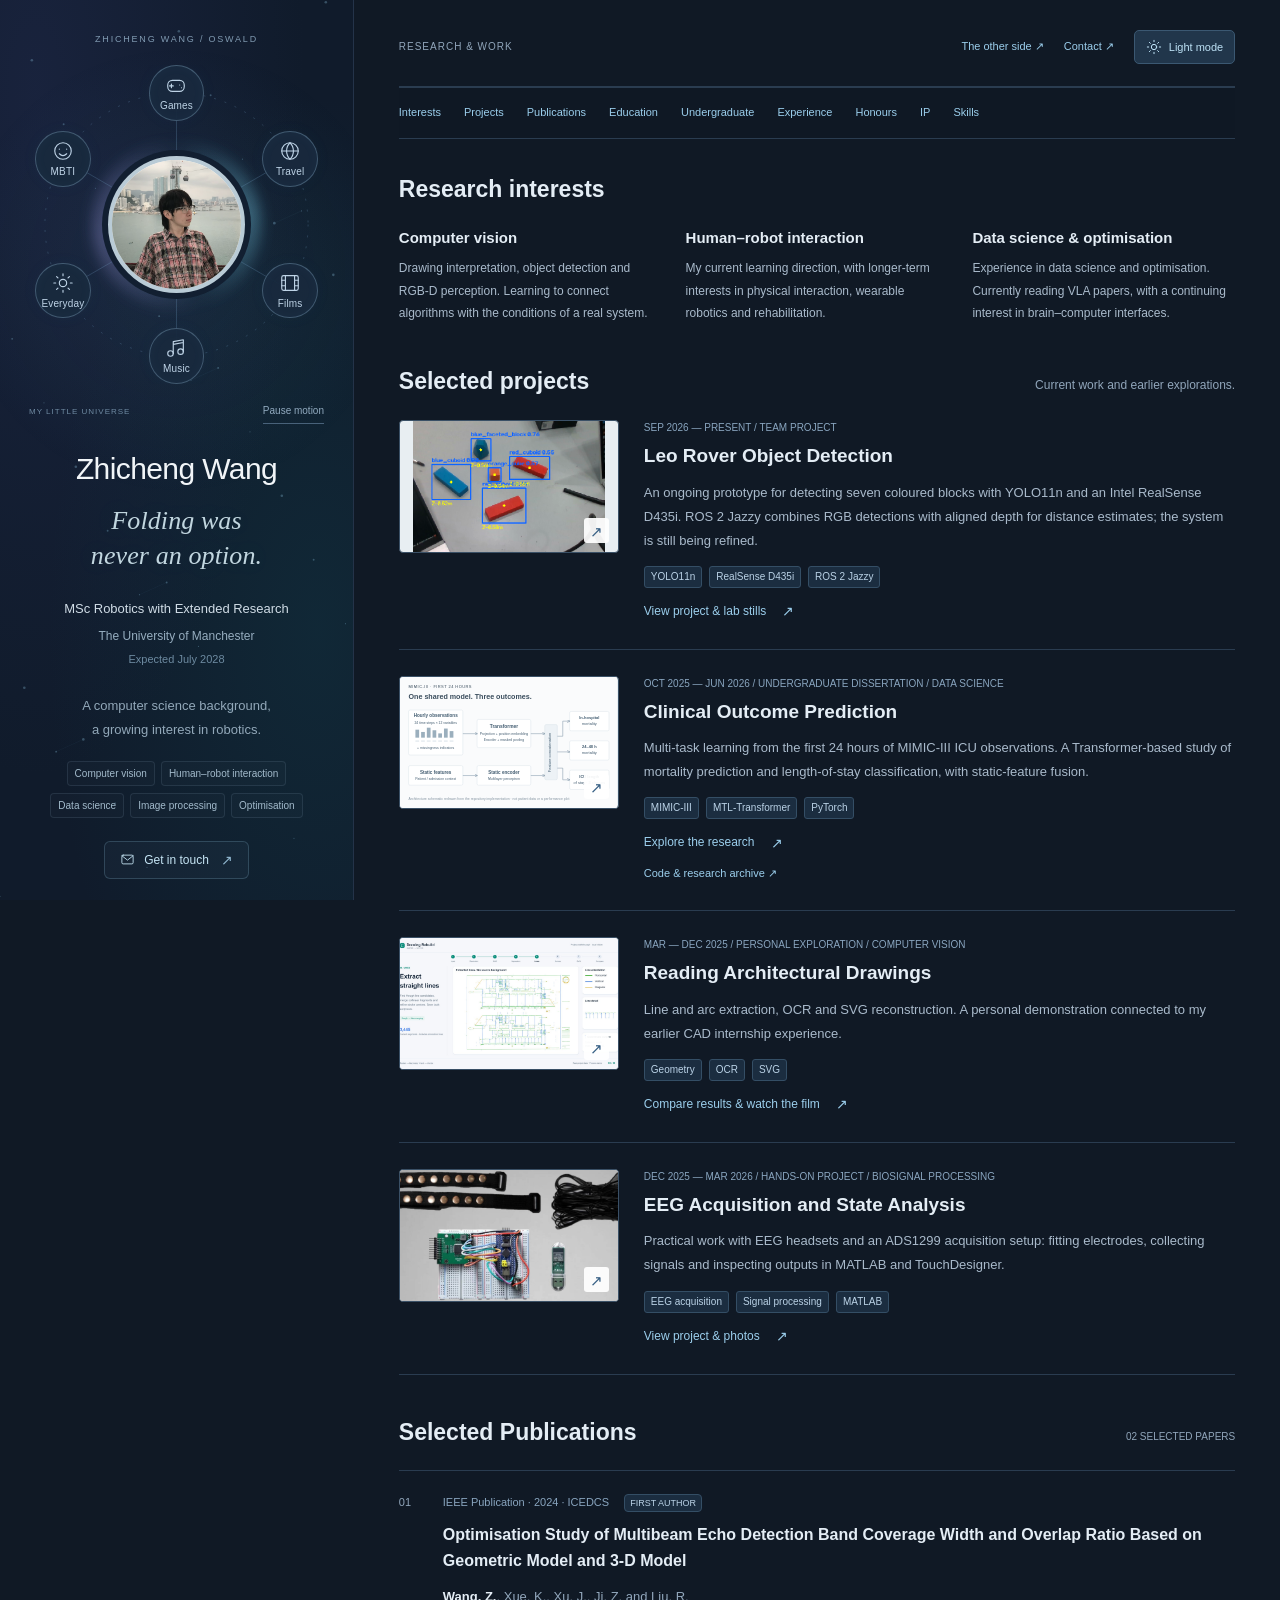
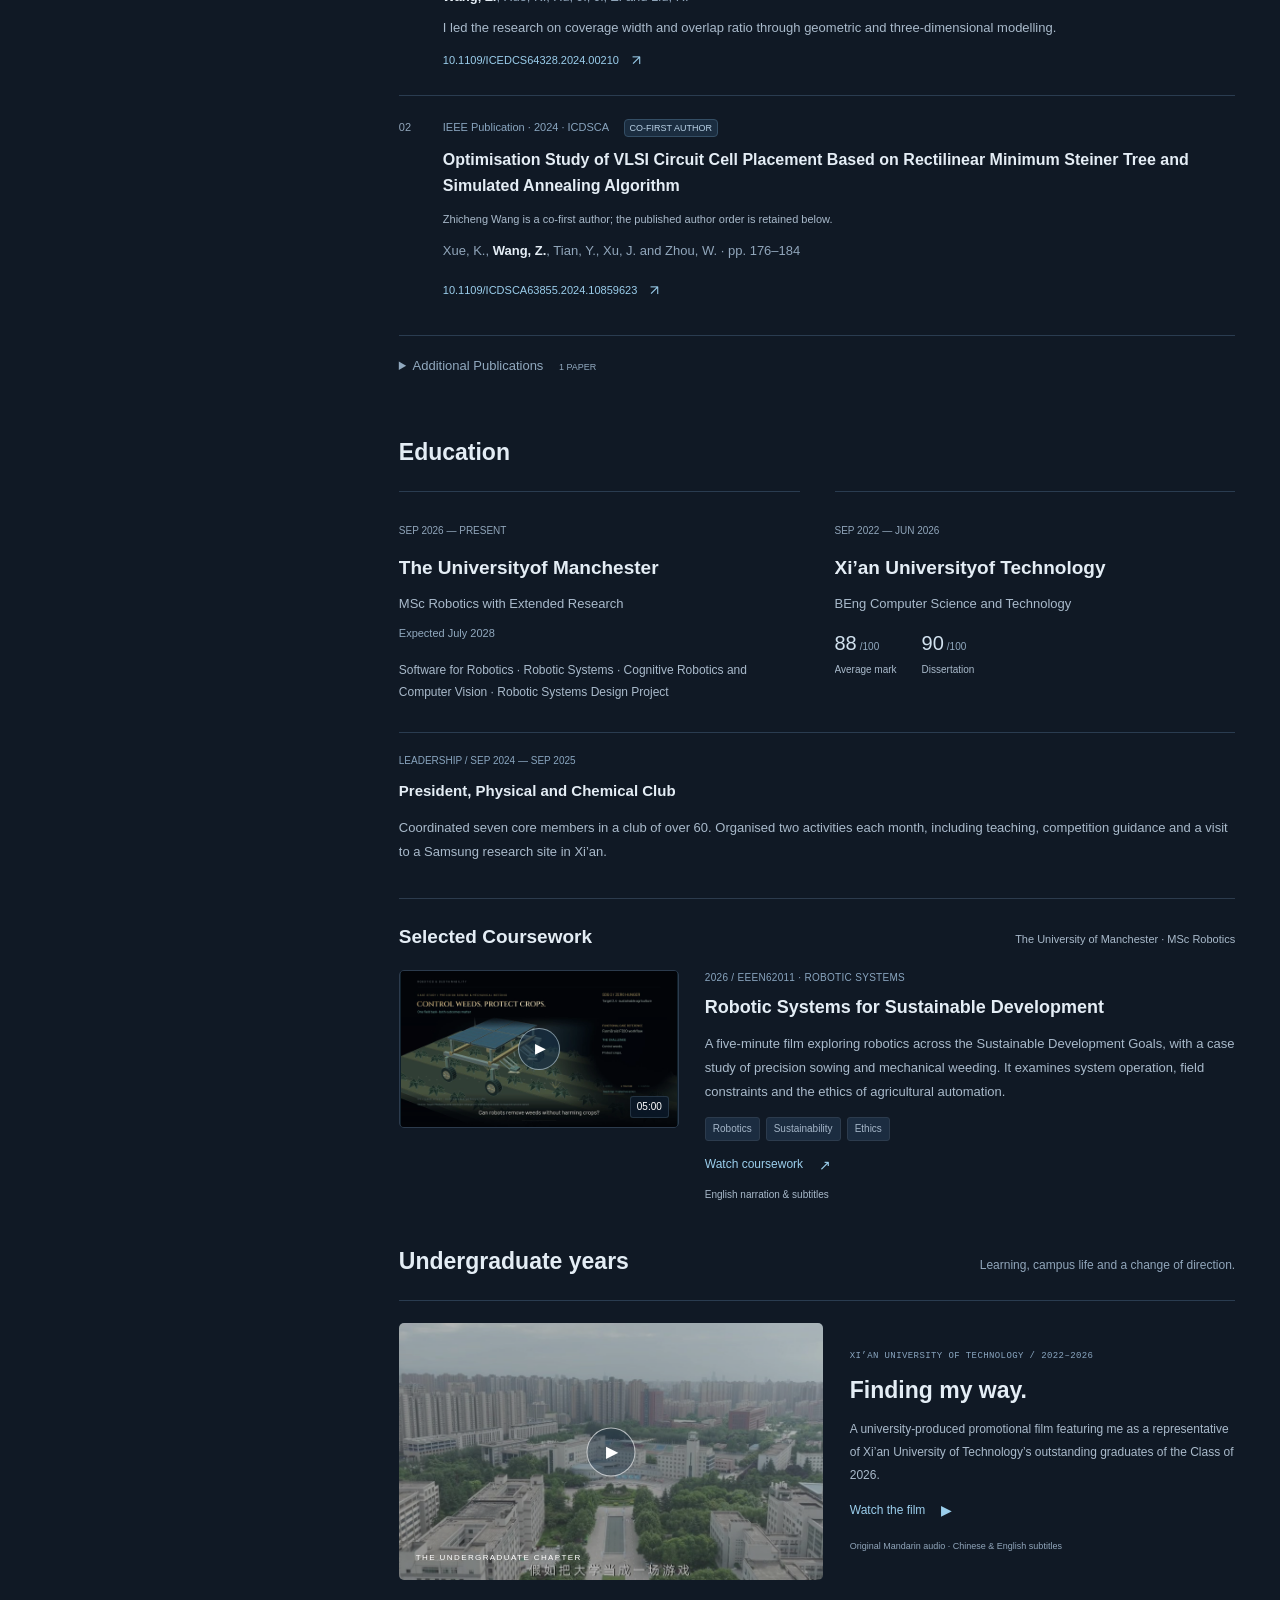
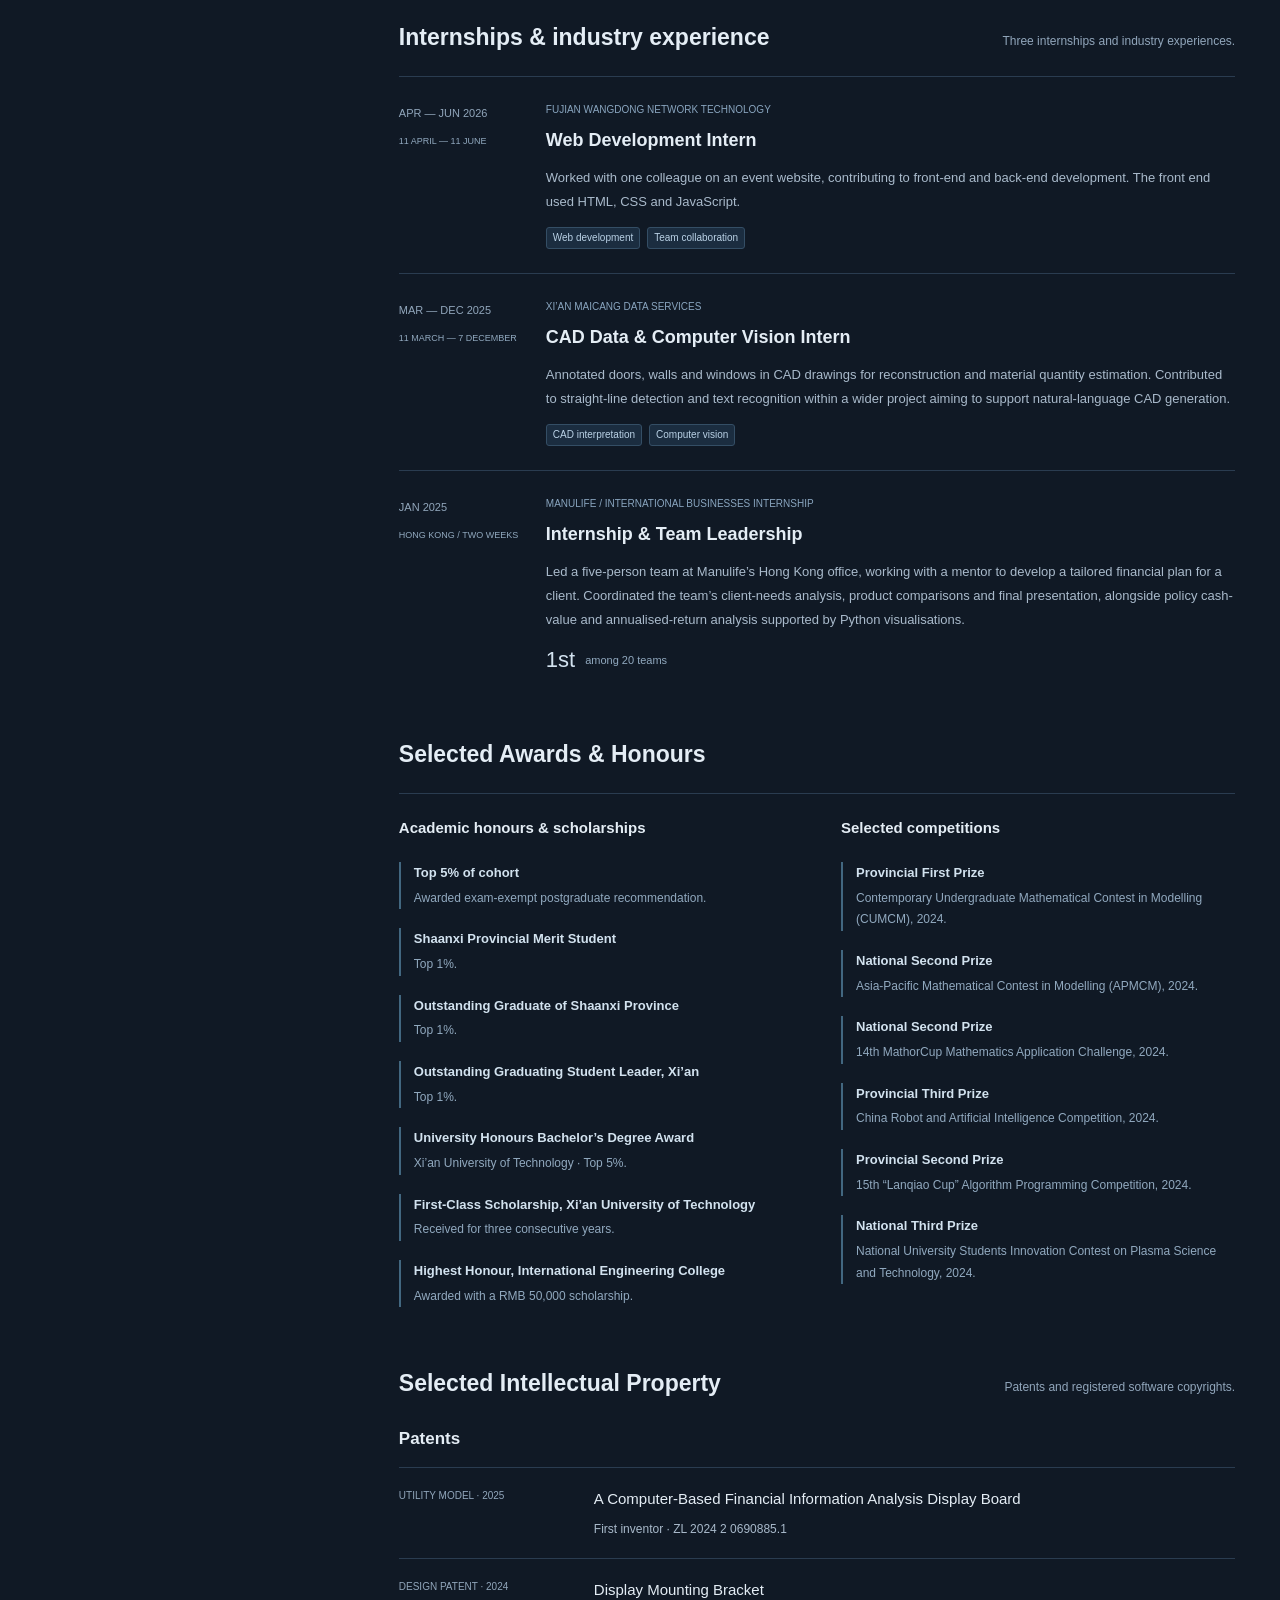
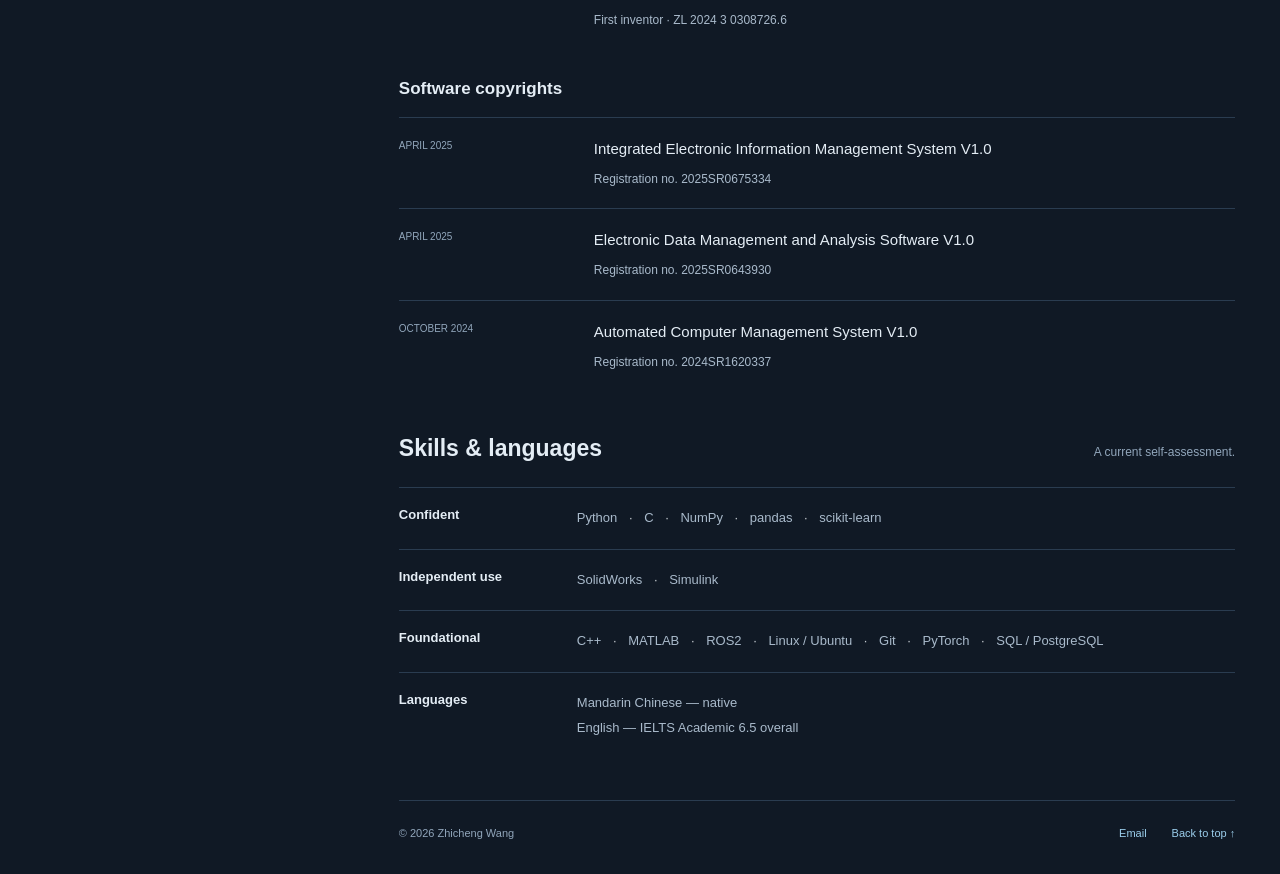
<file: public/index.html>
<!doctype html><html lang="en-GB" data-theme="dark"><head><meta charset="utf-8"><meta name="viewport" content="width=device-width,initial-scale=1"><meta name="theme-color" content="#101925"><meta name="description" content="Zhicheng Wang — MSc Robotics with Extended Research at the University of Manchester. Research interests, publications, selected projects and academic experience."><title>Zhicheng Wang — Academic Portfolio</title><link rel="icon" href="favicon.svg" type="image/svg+xml"><script src="academic-theme-init.js?v=20261029dark"></script><link rel="stylesheet" href="site.css?v=20261028video"><link rel="stylesheet" href="academic.css?v=20261029sidelink2"><link rel="stylesheet" href="content-updates.css"><link rel="stylesheet" href="clinical-study.css"><link rel="stylesheet" href="eeg-study.css?v=20261028f"><link rel="stylesheet" href="profile-layout.css?v=20261028f"><link rel="stylesheet" href="profile-effects.css?v=20261029life"><link rel="stylesheet" href="academic-theme.css?v=20261029b"><link rel="stylesheet" href="coursework.css?v=20261029coursework"><link rel="stylesheet" href="rover-detail.css?v=20261029cover"><script src="profile-effects.js?v=20261028f" defer></script><script src="site.js?v=20261029dark" defer></script><script src="clinical-study.js" defer></script><script src="eeg-study.js?v=20261028f" defer></script><script src="app.js?v=20261029cover" defer></script><script src="lab.js" defer></script><script src="discovery.js?v=20261029collections" defer></script></head><body class="research-page academic-page"><a class="skip-link" href="#main">Skip to content</a><div class="academic-shell" id="top"><aside class="profile-sidebar" id="about" aria-label="About Zhicheng Wang"><canvas class="profile-particles" aria-hidden="true"></canvas><div class="profile-inner"><p class="profile-kicker">ZHICHENG WANG / OSWALD</p><div class="profile-orbit"><div class="orbit-halo" aria-hidden="true"></div><div class="orbit-system"><svg class="orbit-connections" viewBox="0 0 320 320" aria-hidden="true"><circle cx="160" cy="160" r="132"/><path d="M160 160V28M160 160 274 94M160 160 274 226M160 160V292M160 160 46 226M160 160 46 94"/></svg><button class="orbit-node orbit-games" data-interest="games" aria-haspopup="dialog" aria-label="Explore Games"><svg viewBox="0 0 24 24" aria-hidden="true"><rect x="3" y="7" width="18" height="12" rx="5"/><path d="M7 11v4m-2-2h4m7-1h.01M18 15h.01"/></svg><span>Games</span></button><button class="orbit-node orbit-travel" data-interest="travel" aria-haspopup="dialog" aria-label="Explore Travel"><svg viewBox="0 0 24 24" aria-hidden="true"><circle cx="12" cy="12" r="9"/><path d="M3 12h18M12 3c5 5 5 13 0 18-5-5-5-13 0-18Z"/></svg><span>Travel</span></button><button class="orbit-node orbit-films" data-interest="films" aria-haspopup="dialog" aria-label="Explore Films"><svg viewBox="0 0 24 24" aria-hidden="true"><rect x="3" y="4" width="18" height="16" rx="2"/><path d="M7 4v16M17 4v16M3 9h4m-4 6h4m10-6h4m-4 6h4"/></svg><span>Films</span></button><button class="orbit-node orbit-music" data-interest="music" aria-haspopup="dialog" aria-label="Explore Music"><svg viewBox="0 0 24 24" aria-hidden="true"><path d="M9 18V5l11-2v13M9 8l11-2"/><ellipse cx="6" cy="18" rx="3" ry="3"/><ellipse cx="17" cy="16" rx="3" ry="3"/></svg><span>Music</span></button><button class="orbit-node orbit-everyday" data-interest="everyday" aria-haspopup="dialog" aria-label="Explore Everyday"><svg viewBox="0 0 24 24" aria-hidden="true"><circle cx="12" cy="12" r="4"/><path d="M12 2v2m0 16v2M2 12h2m16 0h2M5 5l1.5 1.5m11 11L19 19M5 19l1.5-1.5m11-11L19 5"/></svg><span>Everyday</span></button><button class="orbit-node orbit-mbti" data-interest="mbti" aria-haspopup="dialog" aria-label="Explore MBTI"><svg viewBox="0 0 24 24" aria-hidden="true"><circle cx="12" cy="12" r="9"/><path d="M8 10h.01M16 10h.01M8 15q4 4 8 0"/></svg><span>MBTI</span></button></div><button class="profile-avatar" id="profile-avatar" aria-label="Discover my other side" aria-haspopup="dialog"><img src="assets/profile-busan.png" alt="Zhicheng Wang in Busan" width="160" height="160"></button></div><div class="orbit-caption"><span>MY LITTLE UNIVERSE</span><button class="motion-toggle" aria-pressed="false">Pause motion</button></div><div class="profile-bio"><h1>Zhicheng Wang</h1><blockquote class="profile-motto"><em>Folding was<br>never an option.</em></blockquote><p class="profile-role">MSc Robotics with Extended Research</p><p class="profile-university">The University of Manchester<br><span>Expected July 2028</span></p><p class="profile-description">A computer science background,<br>a growing interest in robotics.</p><div class="profile-interests" aria-label="Areas of interest"><div><span>Computer vision</span><span>Human–robot interaction</span></div><div><span>Data science</span><span>Image processing</span><span>Optimisation</span></div></div><a class="profile-contact" href="mailto:zhicheng.wang-2@postgrad.manchester.ac.uk"><svg viewBox="0 0 24 24" aria-hidden="true"><rect x="3" y="5" width="18" height="14" rx="2"/><path d="m3 6 9 7 9-7"/></svg><span>Get in touch</span><span class="profile-contact-arrow" aria-hidden="true">↗</span></a></div></div></aside><main id="main" class="page-wrap" tabindex="-1"><div class="research-sky" aria-hidden="true"><i class="research-meteor meteor-0"></i><i class="research-meteor meteor-1"></i><i class="research-meteor meteor-2"></i><i class="research-meteor meteor-3"></i><i class="research-meteor meteor-4"></i><i class="research-meteor meteor-5"></i></div><header class="academic-header"><span>RESEARCH &amp; WORK</span><div class="academic-tools"><a class="personal-side-link" href="life.html">The other side ↗</a><a href="mailto:zhicheng.wang-2@postgrad.manchester.ac.uk">Contact ↗</a><button class="theme-toggle academic-theme-toggle" aria-label="Switch to light theme" aria-pressed="true" title="Switch to light theme"><svg class="theme-moon" viewBox="0 0 24 24" aria-hidden="true"><path d="M20.5 13.3A8.6 8.6 0 0 1 10.7 3.5 8.7 8.7 0 1 0 20.5 13.3Z"/></svg><svg class="theme-sun" viewBox="0 0 24 24" aria-hidden="true"><circle cx="12" cy="12" r="4"/><path d="M12 2v2m0 16v2M2 12h2m16 0h2M5 5l1.5 1.5m11 11L19 19M5 19l1.5-1.5m11-11L19 5"/></svg><span class="theme-toggle-label">Light mode</span></button></div></header><nav class="research-nav" aria-label="Academic sections"><a href="#focus">Interests</a><a href="#projects">Projects</a><a href="#publications">Publications</a><a href="#education">Education</a><a href="#undergraduate">Undergraduate</a><a href="#experience">Experience</a><a href="#honours">Honours</a><a href="#intellectual-property">IP</a><a href="#skills">Skills</a></nav><section id="focus" class="section focus-section"><div class="section-heading"><div><h2>Research interests</h2></div></div><div class="focus-grid"><article><span>01</span><h3>Computer vision</h3><p>Drawing interpretation, object detection and RGB-D perception. Learning to connect algorithms with the conditions of a real system.</p></article><article><span>02</span><h3>Human–robot interaction</h3><p>My current learning direction, with longer-term interests in physical interaction, wearable robotics and rehabilitation.</p></article><article><span>03</span><h3>Data science & optimisation</h3><p>Experience in data science and optimisation. Currently reading VLA papers, with a continuing interest in brain–computer interfaces.</p></article></div></section><section id="projects" class="section"><div class="section-heading"><div><h2>Selected projects</h2></div><p>Current work and earlier explorations.</p></div><div class="research-projects"><article class="research-project rover-project" id="leo-rover-object-detection"><button class="project-image" data-project="leo" aria-label="Explore Leo Rover object detection"><img src="assets/rover-detection-cover.png" alt="Real detection output showing coloured blocks, bounding boxes and depth estimates" loading="lazy" width="604" height="413"><span class="project-image-arrow">&#8599;</span></button><div><p class="eyebrow">SEP 2026 — PRESENT / TEAM PROJECT</p><h3>Leo Rover Object Detection</h3><p>An ongoing prototype for detecting seven coloured blocks with YOLO11n and an Intel RealSense D435i. ROS 2 Jazzy combines RGB detections with aligned depth for distance estimates; the system is still being refined.</p><div class="tags"><span>YOLO11n</span><span>RealSense D435i</span><span>ROS 2 Jazzy</span></div><button class="text-button" data-project="leo">View project &amp; lab stills <span>&#8599;</span></button></div></article><article class="research-project clinical-project" id="clinical-outcome-prediction"><button class="project-image" data-project="thesis" aria-label="Explore clinical outcome prediction"><img src="assets/clinical-model-overview.svg" alt="Multi-task Transformer with static-feature fusion and three clinical outcome heads" loading="lazy"><span class="project-image-arrow">↗</span></button><div><p class="eyebrow">OCT 2025 — JUN 2026 / UNDERGRADUATE DISSERTATION / DATA SCIENCE</p><h3>Clinical Outcome Prediction</h3><p>Multi-task learning from the first 24 hours of MIMIC-III ICU observations. A Transformer-based study of mortality prediction and length-of-stay classification, with static-feature fusion.</p><div class="tags"><span>MIMIC-III</span><span>MTL-Transformer</span><span>PyTorch</span></div><button class="text-button" data-project="thesis">Explore the research <span>↗</span></button><a class="clinical-source-link" href="https://github.com/OnlyOswaldWang/Data-Science" target="_blank" rel="noopener">Code &amp; research archive ↗</a></div></article><article class="research-project card"><button class="project-image" data-project="lines" aria-label="Explore architectural line detection"><img src="assets/lines.jpg" alt="Detected geometry from an architectural drawing" loading="lazy"><span class="project-image-arrow">↗</span></button><div><p class="eyebrow">MAR — DEC 2025 / PERSONAL EXPLORATION / COMPUTER VISION</p><h3>Reading Architectural Drawings</h3><p>Line and arc extraction, OCR and SVG reconstruction. A personal demonstration connected to my earlier CAD internship experience.</p><div class="tags"><span>Geometry</span><span>OCR</span><span>SVG</span></div><button class="text-button" data-project="lines">Compare results & watch the film <span>↗</span></button></div></article><article class="research-project eeg-project" id="eeg-acquisition-state-analysis"><button class="project-image" data-project="eeg" aria-label="Explore EEG acquisition and state analysis"><img src="assets/eeg-ads1299-prototype.jpg" alt="ADS1299 acquisition prototype with electrode straps and controller" loading="lazy"><span class="project-image-arrow">↗</span></button><div><p class="eyebrow">DEC 2025 — MAR 2026 / HANDS-ON PROJECT / BIOSIGNAL PROCESSING</p><h3>EEG Acquisition and State Analysis</h3><p>Practical work with EEG headsets and an ADS1299 acquisition setup: fitting electrodes, collecting signals and inspecting outputs in MATLAB and TouchDesigner.</p><div class="tags"><span>EEG acquisition</span><span>Signal processing</span><span>MATLAB</span></div><button class="text-button" data-project="eeg">View project &amp; photos <span>↗</span></button></div></article></div></section><section id="publications" class="section"><div class="section-heading"><div><h2>Selected Publications</h2></div><span class="count-label">02 SELECTED PAPERS</span></div><div class="publication-list"><article class="publication"><span class="paper-no">01</span><div><p class="eyebrow">IEEE Publication · 2024 · ICEDCS <span class="authorship">FIRST AUTHOR</span></p><h3>Optimisation Study of Multibeam Echo Detection Band Coverage Width and Overlap Ratio Based on Geometric Model and 3-D Model</h3><p class="authors"><strong>Wang, Z.</strong>, Xue, K., Xu, J., Ji, Z. and Liu, R.</p><p>I led the research on coverage width and overlap ratio through geometric and three-dimensional modelling.</p><a class="doi-link" href="https://doi.org/10.1109/ICEDCS64328.2024.00210" target="_blank" rel="noopener">10.1109/ICEDCS64328.2024.00210 <span>↗</span></a></div></article><article class="publication"><span class="paper-no">02</span><div><p class="eyebrow">IEEE Publication · 2024 · ICDSCA <span class="authorship">CO-FIRST AUTHOR</span></p><h3>Optimisation Study of VLSI Circuit Cell Placement Based on Rectilinear Minimum Steiner Tree and Simulated Annealing Algorithm</h3><p class="equal-contribution">Zhicheng Wang is a co-first author; the published author order is retained below.</p><p class="authors">Xue, K., <strong>Wang, Z.</strong>, Tian, Y., Xu, J. and Zhou, W. · pp. 176–184</p><a class="doi-link" href="https://doi.org/10.1109/ICDSCA63855.2024.10859623" target="_blank" rel="noopener">10.1109/ICDSCA63855.2024.10859623 <span>↗</span></a></div></article></div><details class="additional-publications"><summary>Additional Publications <span>1 PAPER</span></summary><article class="additional-paper"><p class="eyebrow">IEEE Publication · 2026 · ICPEGE <span class="authorship">CO-AUTHOR</span></p><h3>A Big Data–Driven Hybrid Algorithmic Framework for Intelligent Evaluation and ARMA(2,1)-Based Forecasting in New Energy Vehicle Systems</h3><p class="authors">Guo, S., Wang, Y., <strong>Wang, Z.</strong>, Zhang, S. and Luo, M.</p><p class="additional-venue">2026 IEEE International Conference on Power, Electronics and Green Energy (ICPEGE).</p><p class="additional-contribution">My contribution: participated in part of the framework design.</p><a class="doi-link" href="https://doi.org/10.1109/ICPEGE67691.2026.11451400" target="_blank" rel="noopener">10.1109/ICPEGE67691.2026.11451400 <span>↗</span></a></article></details></section><section id="education" class="section"><div class="section-heading"><div><h2>Education</h2></div></div><div class="education-grid"><article class="education-card card"><span class="education-dates">SEP 2026 — PRESENT</span><h3>The University<br>of Manchester</h3><p class="degree">MSc Robotics with Extended Research</p><span class="expected-pill">Expected July 2028</span><p class="course-list">Software for Robotics · Robotic Systems · Cognitive Robotics and Computer Vision · Robotic Systems Design Project</p></article><article class="education-card card"><span class="education-dates">SEP 2022 — JUN 2026</span><h3>Xi’an University<br>of Technology</h3><p class="degree">BEng Computer Science and Technology</p><div class="education-scores"><div><strong>88<span>/100</span></strong><p>Average mark</p></div><div><strong>90<span>/100</span></strong><p>Dissertation</p></div></div></article></div>
<div class="undergrad-grid leadership-only"><article class="undergrad-note"><p class="eyebrow">LEADERSHIP / SEP 2024 — SEP 2025</p><h3>President, Physical and Chemical Club</h3><p>Coordinated seven core members in a club of over 60. Organised two activities each month, including teaching, competition guidance and a visit to a Samsung research site in Xi’an.</p></article></div><div class="coursework-section" id="selected-coursework" aria-labelledby="coursework-heading"><div class="coursework-heading"><h3 id="coursework-heading">Selected Coursework</h3><p>The University of Manchester · MSc Robotics</p></div><article class="coursework-entry"><button class="coursework-preview" data-project="coursework" aria-label="Watch Robotic Systems for Sustainable Development"><img src="assets/robotics-sdg-coursework.jpg" alt="A frame from the coursework film illustrating an agricultural robot and mechanical weeding" loading="lazy"><span class="coursework-play" aria-hidden="true">▶</span><span class="coursework-duration">05:00</span></button><div><p class="eyebrow">2026 / EEEN62011 · ROBOTIC SYSTEMS</p><h4>Robotic Systems for Sustainable Development</h4><p>A five-minute film exploring robotics across the Sustainable Development Goals, with a case study of precision sowing and mechanical weeding. It examines system operation, field constraints and the ethics of agricultural automation.</p><div class="coursework-tags"><span>Robotics</span><span>Sustainability</span><span>Ethics</span></div><button class="text-button" data-project="coursework">Watch coursework <span>↗</span></button><p class="coursework-language">English narration &amp; subtitles</p></div></article></div></section><section class="section undergraduate-section" id="undergraduate"><div class="section-heading"><div><h2>Undergraduate years</h2></div><p>Learning, campus life and a change of direction.</p></div><article class="undergraduate-feature"><button class="undergraduate-poster" data-video="university" aria-label="Watch my undergraduate film"><img src="assets/university.jpg" alt="Xi’an University of Technology campus from my undergraduate film" loading="lazy"><span class="film-play" aria-hidden="true">▶</span><span class="film-poster-label">THE UNDERGRADUATE CHAPTER</span></button><div><p class="eyebrow">XI’AN UNIVERSITY OF TECHNOLOGY / 2022–2026</p><h3>Finding my way.</h3><p>A university-produced promotional film featuring me as a representative of Xi’an University of Technology’s outstanding graduates of the Class of 2026.</p><button class="text-button" data-video="university">Watch the film <span>▶</span></button><p class="film-language">Original Mandarin audio · Chinese &amp; English subtitles</p></div></article></section><section id="experience" class="section"><div class="section-heading"><div><h2>Internships & industry experience</h2></div><p>Three internships and industry experiences.</p></div><div class="experience-list"><article class="experience"><div class="experience-date">APR — JUN 2026<span>11 APRIL — 11 JUNE</span></div><div><p class="eyebrow">FUJIAN WANGDONG NETWORK TECHNOLOGY</p><h3>Web Development Intern</h3><p>Worked with one colleague on an event website, contributing to front-end and back-end development. The front end used HTML, CSS and JavaScript.</p><div class="tags"><span>Web development</span><span>Team collaboration</span></div></div></article><article class="experience"><div class="experience-date">MAR — DEC 2025<span><time datetime="2025-03-11">11 MARCH</time> — <time datetime="2025-12-07">7 DECEMBER</time></span></div><div><p class="eyebrow">XI’AN MAICANG DATA SERVICES</p><h3>CAD Data & Computer Vision Intern</h3><p>Annotated doors, walls and windows in CAD drawings for reconstruction and material quantity estimation. Contributed to straight-line detection and text recognition within a wider project aiming to support natural-language CAD generation.</p><div class="tags"><span>CAD interpretation</span><span>Computer vision</span></div></div></article><article class="experience"><div class="experience-date">JAN 2025<span>HONG KONG / TWO WEEKS</span></div><div><p class="eyebrow">MANULIFE / INTERNATIONAL BUSINESSES INTERNSHIP</p><h3>Internship & Team Leadership</h3><p>Led a five-person team at Manulife’s Hong Kong office, working with a mentor to develop a tailored financial plan for a client. Coordinated the team’s client-needs analysis, product comparisons and final presentation, alongside policy cash-value and annualised-return analysis supported by Python visualisations.</p><div class="achievement"><strong>1st</strong><span>among 20 teams</span></div></div></article></div></section><section id="honours" class="section"><div class="section-heading"><div><h2>Selected Awards &amp; Honours</h2></div></div><div class="honours-grid"><div><h3>Academic honours &amp; scholarships</h3><ul class="honours-list"><li><strong>Top 5% of cohort</strong><span>Awarded exam-exempt postgraduate recommendation.</span></li><li><strong>Shaanxi Provincial Merit Student</strong><span>Top 1%.</span></li><li><strong>Outstanding Graduate of Shaanxi Province</strong><span>Top 1%.</span></li><li><strong>Outstanding Graduating Student Leader, Xi’an</strong><span>Top 1%.</span></li><li><strong>University Honours Bachelor’s Degree Award</strong><span>Xi’an University of Technology · Top 5%.</span></li><li><strong>First-Class Scholarship, Xi’an University of Technology</strong><span>Received for three consecutive years.</span></li><li><strong>Highest Honour, International Engineering College</strong><span>Awarded with a RMB 50,000 scholarship.</span></li></ul></div><div><h3>Selected competitions</h3><ul class="honours-list"><li><strong>Provincial First Prize</strong><span>Contemporary Undergraduate Mathematical Contest in Modelling (CUMCM), 2024.</span></li><li><strong>National Second Prize</strong><span>Asia-Pacific Mathematical Contest in Modelling (APMCM), 2024.</span></li><li><strong>National Second Prize</strong><span>14th MathorCup Mathematics Application Challenge, 2024.</span></li><li><strong>Provincial Third Prize</strong><span>China Robot and Artificial Intelligence Competition, 2024.</span></li><li><strong>Provincial Second Prize</strong><span>15th “Lanqiao Cup” Algorithm Programming Competition, 2024.</span></li><li><strong>National Third Prize</strong><span>National University Students Innovation Contest on Plasma Science and Technology, 2024.</span></li></ul></div></div></section><section id="intellectual-property" class="section intellectual-property-section"><div class="section-heading"><div><h2>Selected Intellectual Property</h2></div><p>Patents and registered software copyrights.</p></div><h3 class="ip-group-title">Patents</h3><div class="ip-record"><span class="ip-type">UTILITY MODEL · 2025</span><div><h4>A Computer-Based Financial Information Analysis Display Board</h4><p>First inventor · ZL 2024 2 0690885.1</p></div></div><div class="ip-record"><span class="ip-type">DESIGN PATENT · 2024</span><div><h4>Display Mounting Bracket</h4><p>First inventor · ZL 2024 3 0308726.6</p></div></div><h3 class="ip-group-title">Software copyrights</h3><div class="ip-record"><span class="ip-type">APRIL 2025</span><div><h4>Integrated Electronic Information Management System V1.0</h4><p>Registration no. 2025SR0675334</p></div></div><div class="ip-record"><span class="ip-type">APRIL 2025</span><div><h4>Electronic Data Management and Analysis Software V1.0</h4><p>Registration no. 2025SR0643930</p></div></div><div class="ip-record"><span class="ip-type">OCTOBER 2024</span><div><h4>Automated Computer Management System V1.0</h4><p>Registration no. 2024SR1620337</p></div></div></section><section id="skills" class="section"><div class="section-heading"><div><h2>Skills & languages</h2></div><p>A current self-assessment.</p></div><div class="skill-rows"><div><h3>Confident</h3><p>Python <span>·</span> C <span>·</span> NumPy <span>·</span> pandas <span>·</span> scikit-learn</p></div><div><h3>Independent use</h3><p>SolidWorks <span>·</span> Simulink</p></div><div><h3>Foundational</h3><p>C++ <span>·</span> MATLAB <span>·</span> ROS2 <span>·</span> Linux / Ubuntu <span>·</span> Git <span>·</span> PyTorch <span>·</span> SQL / PostgreSQL</p></div><div><h3>Languages</h3><p>Mandarin Chinese — native<br>English — IELTS Academic 6.5 overall</p></div></div></section><footer class="academic-footer"><span>© <span id="year">2026</span> Zhicheng Wang</span><a href="mailto:zhicheng.wang-2@postgrad.manchester.ac.uk">Email</a><a href="#top">Back to top ↑</a></footer></main></div><dialog id="project-dialog" aria-labelledby="dialog-title"><div class="dialog-toolbar"><span>ZHICHENG WANG / PROJECT NOTES</span><button class="close-dialog" aria-label="Close project">Close ×</button></div><div id="dialog-content"></div></dialog><dialog class="discovery-dialog" id="discovery-dialog" aria-labelledby="discovery-title"><button class="discovery-close" aria-label="Close discovery">×</button><span class="discovery-symbol" aria-hidden="true">✧</span><h2 id="discovery-title">You found a new world.</h2><p>Welcome to my other side.</p><p class="discovery-description">Away from research: games, films, music, travel,<br>and a little more about Oswald.</p><div class="discovery-actions"><a href="life.html" class="discovery-enter">Explore my other side ↗</a><button class="discovery-stay">Back to research</button></div></dialog><dialog class="interest-dialog" id="interest-dialog" aria-labelledby="interest-title"><button class="interest-close" aria-label="Close interest">Close ×</button><p class="interest-kicker">BEYOND RESEARCH</p><div class="interest-icon" aria-hidden="true"></div><h2 id="interest-title"></h2><p class="interest-copy"></p><div class="interest-tags"></div><div class="interest-preview" hidden></div><a class="interest-more" href="life.html">A little more about me ↗</a></dialog></body></html>
</file>
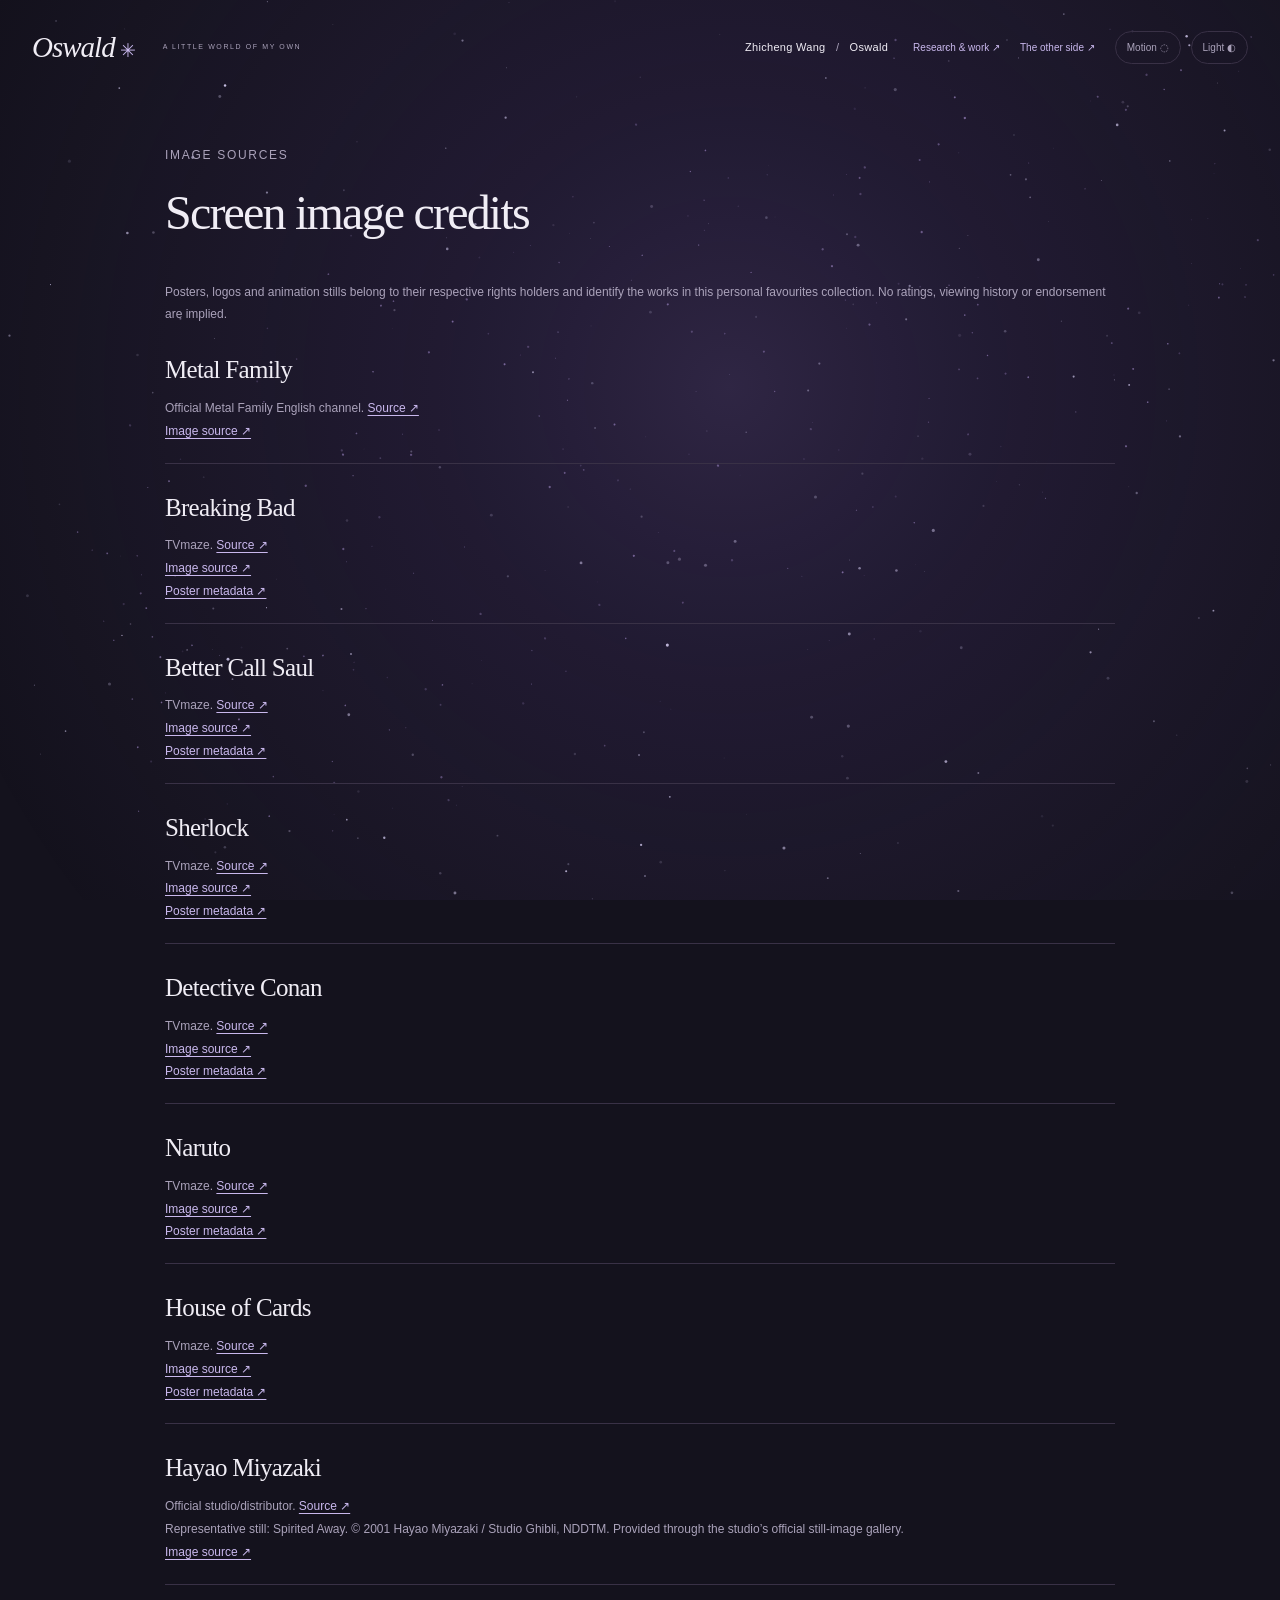
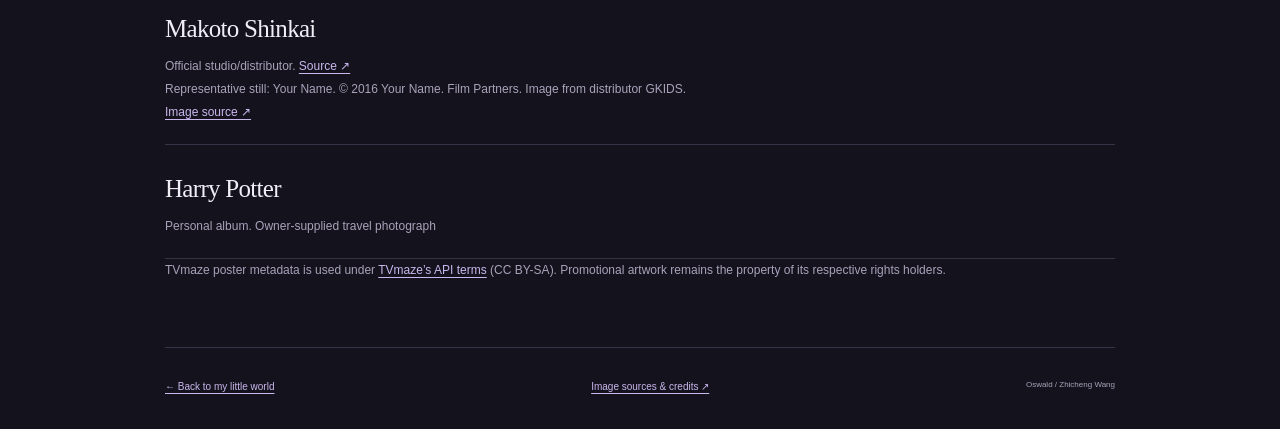
<file: public/screen-credits.html>
<!doctype html><html lang="en-GB" data-theme="dark"><head><meta charset="utf-8"><meta name="viewport" content="width=device-width,initial-scale=1"><meta name="theme-color" content="#14121d"><meta name="description" content="Image sources and credits for Oswald’s personal collection."><title>Oswald — Screen image credits</title><link rel="icon" href="favicon.svg" type="image/svg+xml"><link rel="stylesheet" href="life-bento.css?v=20261029collections"><link rel="stylesheet" href="collections.css?v=20261029collections"><script src="collections.js?v=20261029dark" defer></script></head><body class="personal-page collection-page"><canvas id="life-galaxy" aria-hidden="true"></canvas><a class="skip-link" href="#main">Skip to collection</a><header class="personal-header"><a class="personal-brand" href="life.html">Oswald<span aria-hidden="true">✳</span></a><span class="personal-header-note">A LITTLE WORLD OF MY OWN</span><div class="personal-tools"><span class="personal-identity">Zhicheng Wang <span>/</span> Oswald</span><a href="index.html">Research &amp; work ↗</a><a href="life.html">The other side ↗</a><button id="life-motion" aria-label="Pause decorative motion" aria-pressed="false">Motion ◌</button><button id="life-theme" aria-label="Switch to light theme">Light ◐</button></div></header><main id="main" class="collection-main credits-main"><p class="kicker">IMAGE SOURCES</p><h1>Screen image credits</h1><p>Posters, logos and animation stills belong to their respective rights holders and identify the works in this personal favourites collection. No ratings, viewing history or endorsement are implied.</p><article><h2>Metal Family</h2><p>Official Metal Family English channel. <a href="https://www.youtube.com/watch?v=CQUvoNv6eDE">Source ↗</a></p><p><a href="https://i.ytimg.com/vi/CQUvoNv6eDE/hqdefault.jpg">Image source ↗</a></p></article><article><h2>Breaking Bad</h2><p>TVmaze. <a href="http://www.amc.com/shows/breaking-bad">Source ↗</a></p><p><a href="https://static.tvmaze.com/uploads/images/original_untouched/501/1253519.jpg">Image source ↗</a></p><p><a href="https://www.tvmaze.com/shows/169/breaking-bad">Poster metadata ↗</a></p></article><article><h2>Better Call Saul</h2><p>TVmaze. <a href="https://www.amc.com/shows/better-call-saul--1002228">Source ↗</a></p><p><a href="https://static.tvmaze.com/uploads/images/original_untouched/501/1253515.jpg">Image source ↗</a></p><p><a href="https://www.tvmaze.com/shows/618/better-call-saul">Poster metadata ↗</a></p></article><article><h2>Sherlock</h2><p>TVmaze. <a href="http://www.bbc.co.uk/programmes/b018ttws">Source ↗</a></p><p><a href="https://static.tvmaze.com/uploads/images/original_untouched/171/428042.jpg">Image source ↗</a></p><p><a href="https://www.tvmaze.com/shows/335/sherlock">Poster metadata ↗</a></p></article><article><h2>Detective Conan</h2><p>TVmaze. <a href="http://www.ytv.co.jp/conan/">Source ↗</a></p><p><a href="https://static.tvmaze.com/uploads/images/original_untouched/646/1616242.jpg">Image source ↗</a></p><p><a href="https://www.tvmaze.com/shows/5429/detective-conan">Poster metadata ↗</a></p></article><article><h2>Naruto</h2><p>TVmaze. <a href="http://www.tv-tokyo.co.jp/anime/naruto/index2.html">Source ↗</a></p><p><a href="https://static.tvmaze.com/uploads/images/original_untouched/3/9744.jpg">Image source ↗</a></p><p><a href="https://www.tvmaze.com/shows/495/naruto">Poster metadata ↗</a></p></article><article><h2>House of Cards</h2><p>TVmaze. <a href="https://www.netflix.com/title/70178217">Source ↗</a></p><p><a href="https://static.tvmaze.com/uploads/images/original_untouched/169/424482.jpg">Image source ↗</a></p><p><a href="https://www.tvmaze.com/shows/175/house-of-cards">Poster metadata ↗</a></p></article><article><h2>Hayao Miyazaki</h2><p>Official studio/distributor. <a href="https://www.ghibli.jp/works/chihiro/">Source ↗</a></p><p>Representative still: Spirited Away. © 2001 Hayao Miyazaki / Studio Ghibli, NDDTM. Provided through the studio’s official still-image gallery.</p><p><a href="https://www.ghibli.jp/gallery/chihiro001.jpg">Image source ↗</a></p></article><article><h2>Makoto Shinkai</h2><p>Official studio/distributor. <a href="https://gkids.com/films/your-name/">Source ↗</a></p><p>Representative still: Your Name. © 2016 Your Name. Film Partners. Image from distributor GKIDS.</p><p><a href="https://gkids.com/wp-content/uploads/2025/10/YourName_AV019.jpg">Image source ↗</a></p></article><article><h2>Harry Potter</h2><p>Personal album. Owner-supplied travel photograph</p></article><p>TVmaze poster metadata is used under <a href="https://www.tvmaze.com/api">TVmaze’s API terms</a> (CC BY-SA). Promotional artwork remains the property of its respective rights holders.</p><footer class="collection-footer"><a href="life.html">← Back to my little world</a><a href="life.html">Image sources &amp; credits ↗</a><span>Oswald / Zhicheng Wang</span></footer></main><dialog id="collection-dialog" aria-labelledby="collection-dialog-title"><div class="collection-dialog-toolbar"><p id="collection-dialog-title"></p><button id="collection-close" aria-label="Close image">Close ×</button></div><img id="collection-full" alt=""><div class="collection-dialog-bottom"><button id="collection-prev" aria-label="Previous photograph">← Previous</button><p id="collection-caption"></p><button id="collection-next" aria-label="Next photograph">Next →</button></div></dialog><script src="life-galaxy.js?v=20261029galaxy2" defer></script></body></html>
</file>
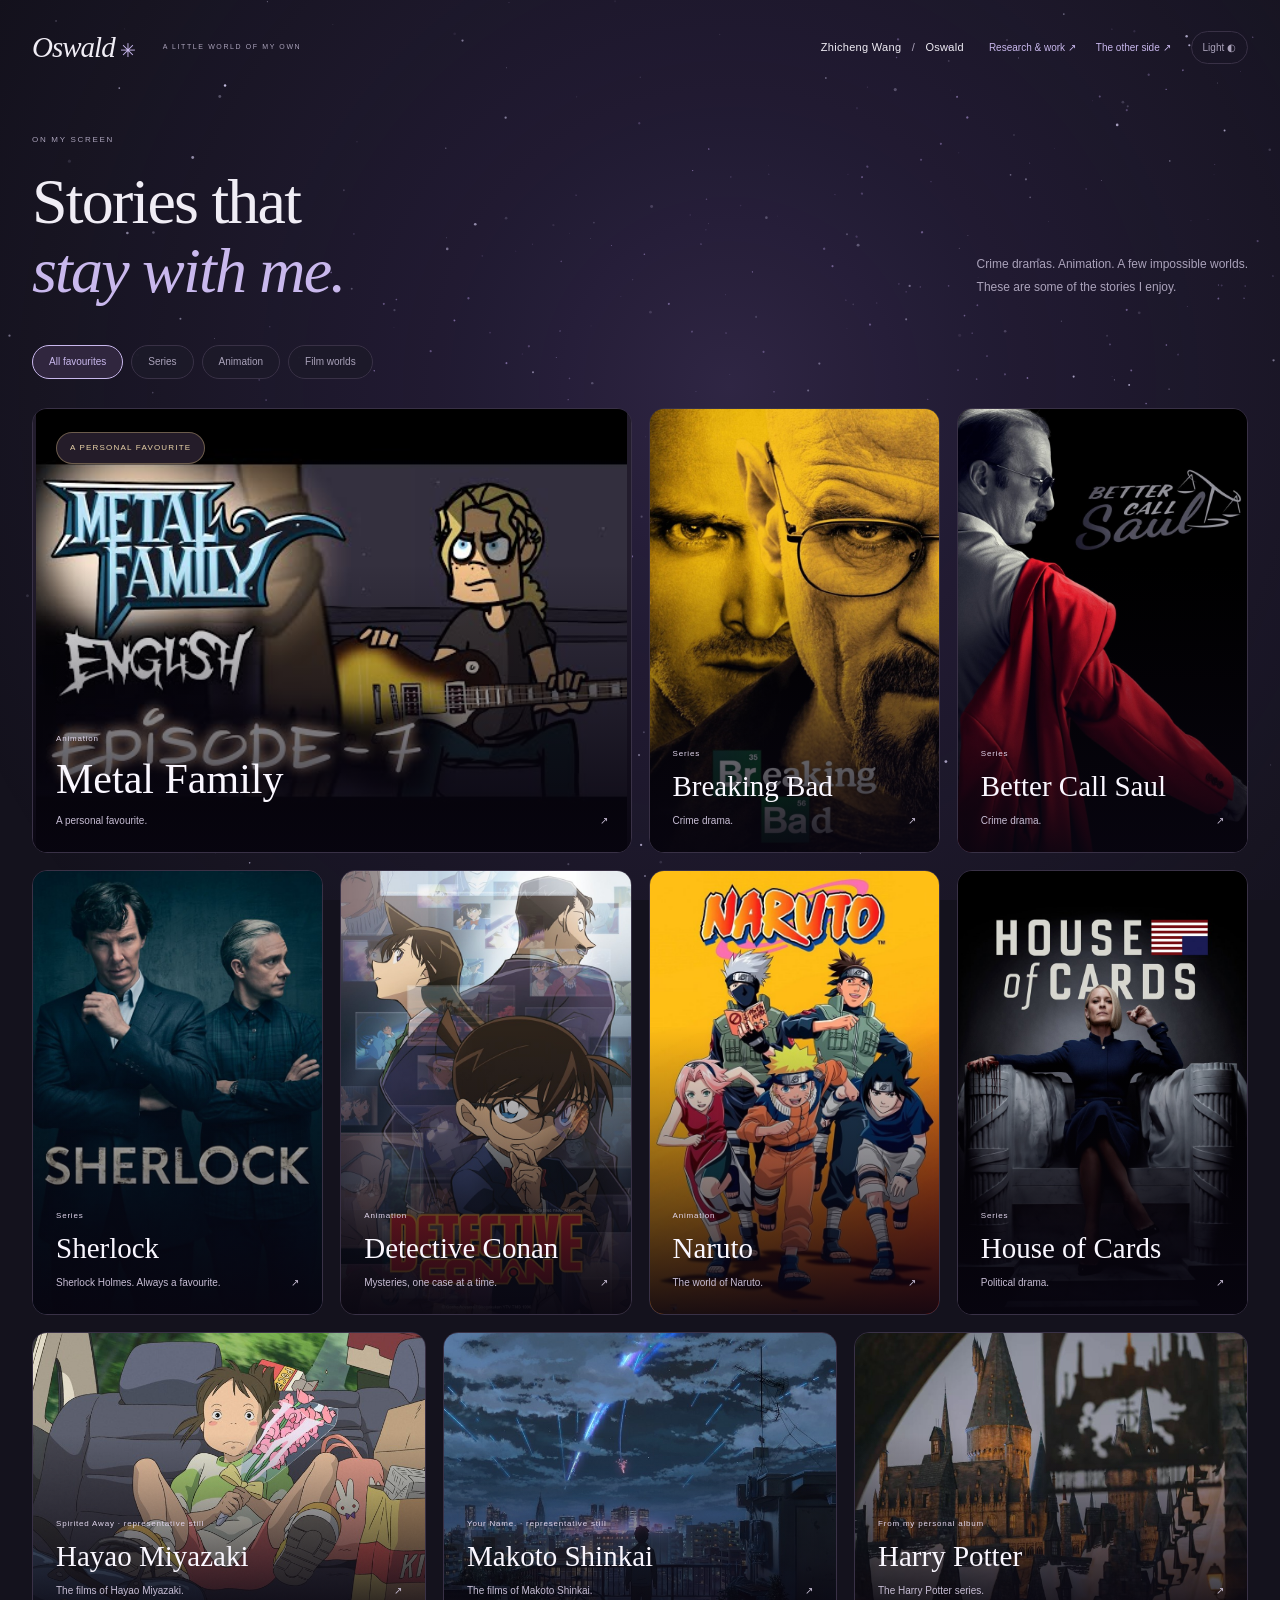
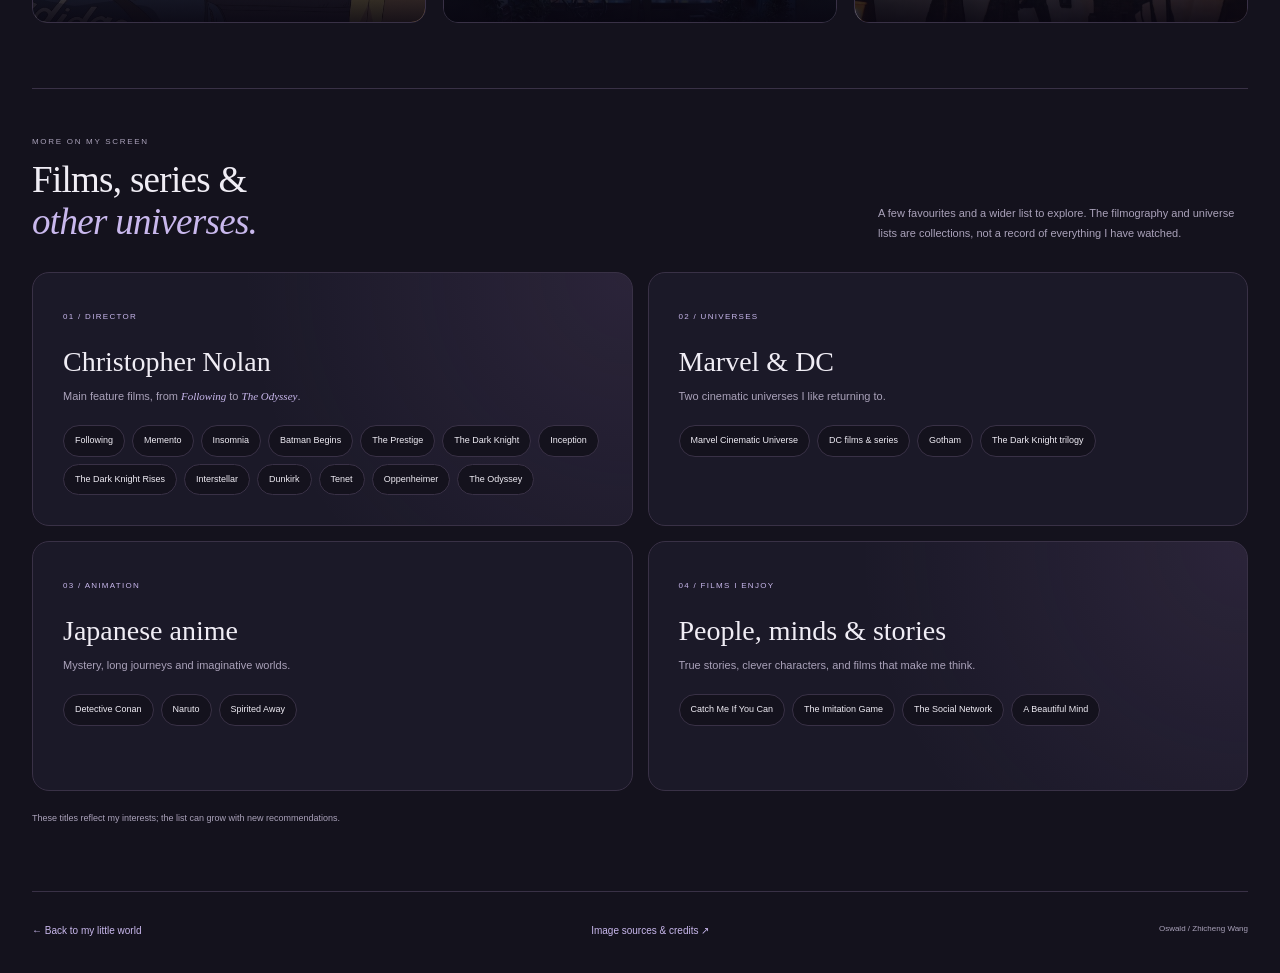
<file: public/screen.html>
<!doctype html><html lang="en-GB" data-theme="dark"><head><meta charset="utf-8"><meta name="viewport" content="width=device-width,initial-scale=1"><meta name="theme-color" content="#14121d"><meta name="description" content="A personal wall of favourite series, animation and film worlds, including Metal Family, Sherlock, Breaking Bad and more."><title>Oswald — On My Screen</title><link rel="icon" href="favicon.svg" type="image/svg+xml"><link rel="stylesheet" href="life-bento.css?v=20261029collections"><link rel="stylesheet" href="collections.css?v=20261029refresh"><link rel="stylesheet" href="personal-refresh.css?v=20261029layout2"><script src="collections.js?v=20261029dark" defer></script></head><body class="personal-page collection-page"><canvas id="life-galaxy" aria-hidden="true"></canvas><a class="skip-link" href="#main">Skip to collection</a><header class="personal-header"><a class="personal-brand" href="life.html">Oswald<span aria-hidden="true">✳</span></a><span class="personal-header-note">A LITTLE WORLD OF MY OWN</span><div class="personal-tools"><span class="personal-identity">Zhicheng Wang <span>/</span> Oswald</span><a href="index.html">Research &amp; work ↗</a><a href="life.html">The other side ↗</a><button id="life-theme" aria-label="Switch to light theme">Light ◐</button></div></header><main id="main" class="collection-main"><header class="screen-heading"><div><p class="kicker">ON MY SCREEN</p><h1>Stories that<br><em>stay with me.</em></h1></div><p>Crime dramas. Animation. A few impossible worlds.<br>These are some of the stories I enjoy.</p></header><div class="collection-filters" role="group" aria-label="Filter screen favourites"><button data-screen-filter="All favourites" aria-pressed="true">All favourites</button><button data-screen-filter="Series" aria-pressed="false">Series</button><button data-screen-filter="Animation" aria-pressed="false">Animation</button><button data-screen-filter="Film worlds" aria-pressed="false">Film worlds</button></div><div class="screen-wall"><button class="screen-card screen-metal-family" data-screen="metal-family" data-screen-category="Animation" aria-label="Explore Metal Family"><img src="assets/screen/metal-family.jpg" alt="Metal Family — Animation" loading="eager"><span class="favourite-badge">A PERSONAL FAVOURITE</span><span class="screen-caption"><span>Animation</span><strong>Metal Family</strong><span>A personal favourite. <i aria-hidden="true">↗</i></span></span></button><button class="screen-card screen-breaking-bad" data-screen="breaking-bad" data-screen-category="Series" aria-label="Explore Breaking Bad"><img src="assets/screen/breaking-bad.jpg" alt="Breaking Bad — Series" loading="eager"><span class="screen-caption"><span>Series</span><strong>Breaking Bad</strong><span>Crime drama. <i aria-hidden="true">↗</i></span></span></button><button class="screen-card screen-better-call-saul" data-screen="better-call-saul" data-screen-category="Series" aria-label="Explore Better Call Saul"><img src="assets/screen/better-call-saul.jpg" alt="Better Call Saul — Series" loading="eager"><span class="screen-caption"><span>Series</span><strong>Better Call Saul</strong><span>Crime drama. <i aria-hidden="true">↗</i></span></span></button><button class="screen-card screen-sherlock" data-screen="sherlock" data-screen-category="Series" aria-label="Explore Sherlock"><img src="assets/screen/sherlock.jpg" alt="Sherlock — Series" loading="lazy"><span class="screen-caption"><span>Series</span><strong>Sherlock</strong><span>Sherlock Holmes. Always a favourite. <i aria-hidden="true">↗</i></span></span></button><button class="screen-card screen-conan" data-screen="conan" data-screen-category="Animation" aria-label="Explore Detective Conan"><img src="assets/screen/conan.jpg" alt="Detective Conan — Animation" loading="lazy"><span class="screen-caption"><span>Animation</span><strong>Detective Conan</strong><span>Mysteries, one case at a time. <i aria-hidden="true">↗</i></span></span></button><button class="screen-card screen-naruto" data-screen="naruto" data-screen-category="Animation" aria-label="Explore Naruto"><img src="assets/screen/naruto.jpg" alt="Naruto — Animation" loading="lazy"><span class="screen-caption"><span>Animation</span><strong>Naruto</strong><span>The world of Naruto. <i aria-hidden="true">↗</i></span></span></button><button class="screen-card screen-house-of-cards" data-screen="house-of-cards" data-screen-category="Series" aria-label="Explore House of Cards"><img src="assets/screen/house-of-cards.jpg" alt="House of Cards — Series" loading="lazy"><span class="screen-caption"><span>Series</span><strong>House of Cards</strong><span>Political drama. <i aria-hidden="true">↗</i></span></span></button><button class="screen-card screen-miyazaki" data-screen="miyazaki" data-screen-category="Film worlds" aria-label="Explore Hayao Miyazaki"><img src="assets/screen/miyazaki.jpg" alt="Hayao Miyazaki — Spirited Away · representative still" loading="lazy"><span class="screen-caption"><span>Spirited Away · representative still</span><strong>Hayao Miyazaki</strong><span>The films of Hayao Miyazaki. <i aria-hidden="true">↗</i></span></span></button><button class="screen-card screen-shinkai" data-screen="shinkai" data-screen-category="Film worlds" aria-label="Explore Makoto Shinkai"><img src="assets/screen/shinkai.jpg" alt="Makoto Shinkai — Your Name. · representative still" loading="lazy"><span class="screen-caption"><span>Your Name. · representative still</span><strong>Makoto Shinkai</strong><span>The films of Makoto Shinkai. <i aria-hidden="true">↗</i></span></span></button><button class="screen-card screen-harry-potter" data-screen="harry-potter" data-screen-category="Film worlds" aria-label="Explore Harry Potter"><img src="assets/screen/harry-potter-album.jpg" alt="Harry Potter — From my personal album" loading="lazy"><span class="screen-caption"><span>From my personal album</span><strong>Harry Potter</strong><span>The Harry Potter series. <i aria-hidden="true">↗</i></span></span></button></div><section class="film-notes" aria-labelledby="film-notes-title"><div class="film-notes-head"><p class="kicker">MORE ON MY SCREEN</p><h2 id="film-notes-title">Films, series &amp;<br><em>other universes.</em></h2><p>A few favourites and a wider list to explore. The filmography and universe lists are collections, not a record of everything I have watched.</p></div><div class="film-notes-grid"><article class="film-note feature"><span>01 / DIRECTOR</span><h3>Christopher Nolan</h3><p>Main feature films, from <em>Following</em> to <em>The Odyssey</em>.</p><div class="film-chip-list"><span>Following</span><span>Memento</span><span>Insomnia</span><span>Batman Begins</span><span>The Prestige</span><span>The Dark Knight</span><span>Inception</span><span>The Dark Knight Rises</span><span>Interstellar</span><span>Dunkirk</span><span>Tenet</span><span>Oppenheimer</span><span>The Odyssey</span></div></article><article class="film-note"><span>02 / UNIVERSES</span><h3>Marvel &amp; DC</h3><p>Two cinematic universes I like returning to.</p><div class="film-chip-list"><span>Marvel Cinematic Universe</span><span>DC films &amp; series</span><span>Gotham</span><span>The Dark Knight trilogy</span></div></article><article class="film-note"><span>03 / ANIMATION</span><h3>Japanese anime</h3><p>Mystery, long journeys and imaginative worlds.</p><div class="film-chip-list"><span>Detective Conan</span><span>Naruto</span><span>Spirited Away</span></div></article><article class="film-note feature"><span>04 / FILMS I ENJOY</span><h3>People, minds &amp; stories</h3><p>True stories, clever characters, and films that make me think.</p><div class="film-chip-list"><span>Catch Me If You Can</span><span>The Imitation Game</span><span>The Social Network</span><span>A Beautiful Mind</span></div></article></div><p class="film-notes-foot">These titles reflect my interests; the list can grow with new recommendations.</p></section><footer class="collection-footer"><a href="life.html">← Back to my little world</a><a href="screen-credits.html">Image sources &amp; credits ↗</a><span>Oswald / Zhicheng Wang</span></footer></main><dialog id="collection-dialog" aria-labelledby="collection-dialog-title"><div class="collection-dialog-toolbar"><p id="collection-dialog-title"></p><button id="collection-close" aria-label="Close image">Close ×</button></div><img id="collection-full" alt=""><div class="collection-dialog-bottom"><button id="collection-prev" aria-label="Previous photograph">← Previous</button><p id="collection-caption"></p><button id="collection-next" aria-label="Next photograph">Next →</button></div></dialog><script src="life-galaxy.js?v=20261029update" defer></script></body></html>
</file>
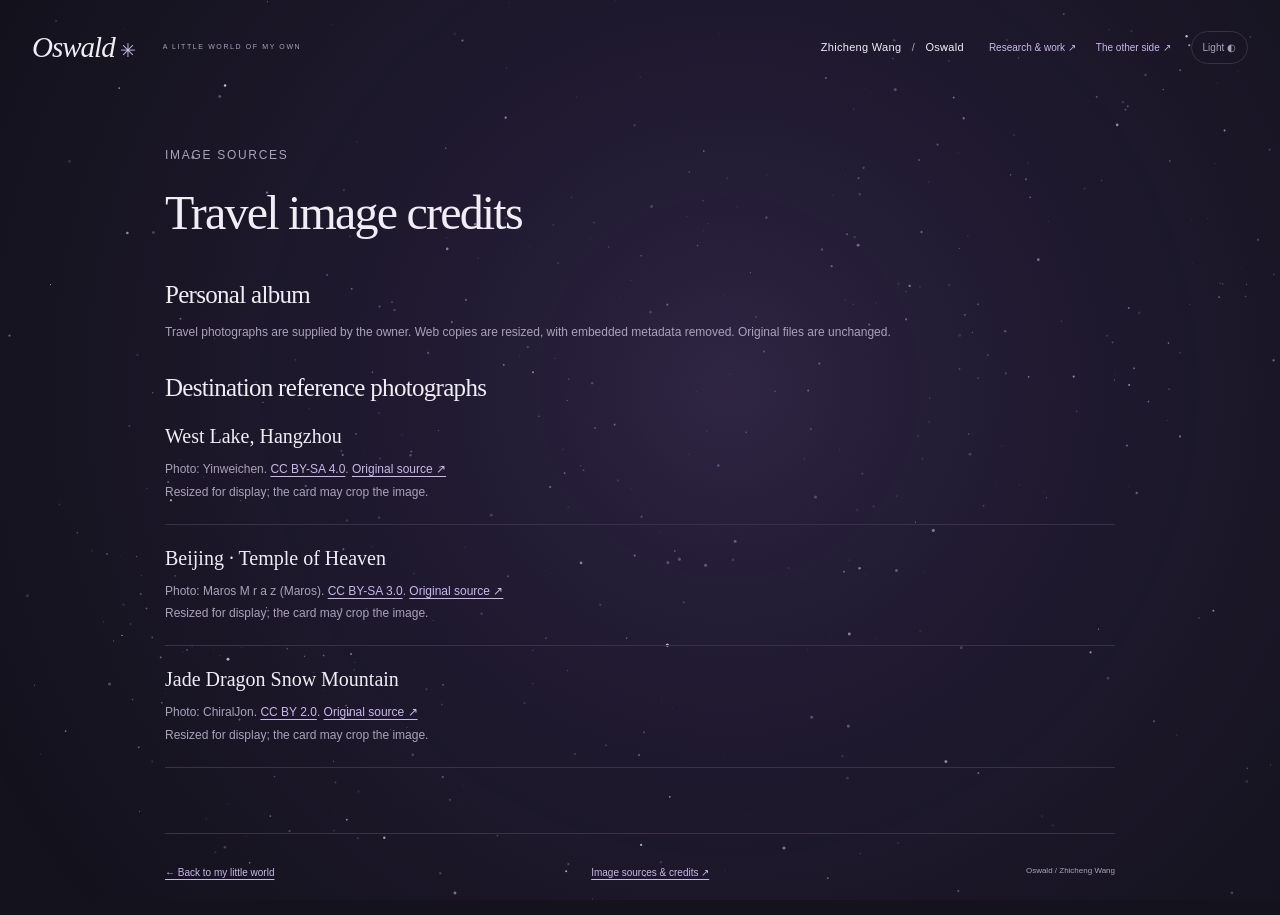
<file: public/travel-credits.html>
<!doctype html><html lang="en-GB" data-theme="dark"><head><meta charset="utf-8"><meta name="viewport" content="width=device-width,initial-scale=1"><meta name="theme-color" content="#14121d"><meta name="description" content="Image sources and credits for Oswald’s personal collection."><title>Oswald — Travel image credits</title><link rel="icon" href="favicon.svg" type="image/svg+xml"><link rel="stylesheet" href="life-bento.css?v=20261029collections"><link rel="stylesheet" href="collections.css?v=20261029collections"><script src="collections.js?v=20261029dark" defer></script></head><body class="personal-page collection-page"><canvas id="life-galaxy" aria-hidden="true"></canvas><a class="skip-link" href="#main">Skip to collection</a><header class="personal-header"><a class="personal-brand" href="life.html">Oswald<span aria-hidden="true">✳</span></a><span class="personal-header-note">A LITTLE WORLD OF MY OWN</span><div class="personal-tools"><span class="personal-identity">Zhicheng Wang <span>/</span> Oswald</span><a href="index.html">Research &amp; work ↗</a><a href="life.html">The other side ↗</a><button id="life-theme" aria-label="Switch to light theme">Light ◐</button></div></header><main id="main" class="collection-main credits-main"><p class="kicker">IMAGE SOURCES</p><h1>Travel image credits</h1><h2>Personal album</h2><p>Travel photographs are supplied by the owner. Web copies are resized, with embedded metadata removed. Original files are unchanged.</p><h2>Destination reference photographs</h2><article><h3>West Lake, Hangzhou</h3><p>Photo: Yinweichen. <a href="https://creativecommons.org/licenses/by-sa/4.0">CC BY-SA 4.0</a>. <a href="https://commons.wikimedia.org/wiki/File%3AWest_Lake_Panorama_at_Dusk.jpg">Original source ↗</a></p><p>Resized for display; the card may crop the image.</p></article><article><h3>Beijing · Temple of Heaven</h3><p>Photo: Maros M r a z (Maros). <a href="http://creativecommons.org/licenses/by-sa/3.0/">CC BY-SA 3.0</a>. <a href="https://commons.wikimedia.org/wiki/File%3ATemple_of_Heaven%2C_Beijing%2C_China_-_001.jpg">Original source ↗</a></p><p>Resized for display; the card may crop the image.</p></article><article><h3>Jade Dragon Snow Mountain</h3><p>Photo: ChiralJon. <a href="https://creativecommons.org/licenses/by/2.0">CC BY 2.0</a>. <a href="https://commons.wikimedia.org/wiki/File%3AJade_Dragon_Snow_Mountain%2C_China.jpg">Original source ↗</a></p><p>Resized for display; the card may crop the image.</p></article><footer class="collection-footer"><a href="life.html">← Back to my little world</a><a href="life.html">Image sources &amp; credits ↗</a><span>Oswald / Zhicheng Wang</span></footer></main><dialog id="collection-dialog" aria-labelledby="collection-dialog-title"><div class="collection-dialog-toolbar"><p id="collection-dialog-title"></p><button id="collection-close" aria-label="Close image">Close ×</button></div><img id="collection-full" alt=""><div class="collection-dialog-bottom"><button id="collection-prev" aria-label="Previous photograph">← Previous</button><p id="collection-caption"></p><button id="collection-next" aria-label="Next photograph">Next →</button></div></dialog><script src="life-galaxy.js?v=20261029update" defer></script></body></html>
</file>
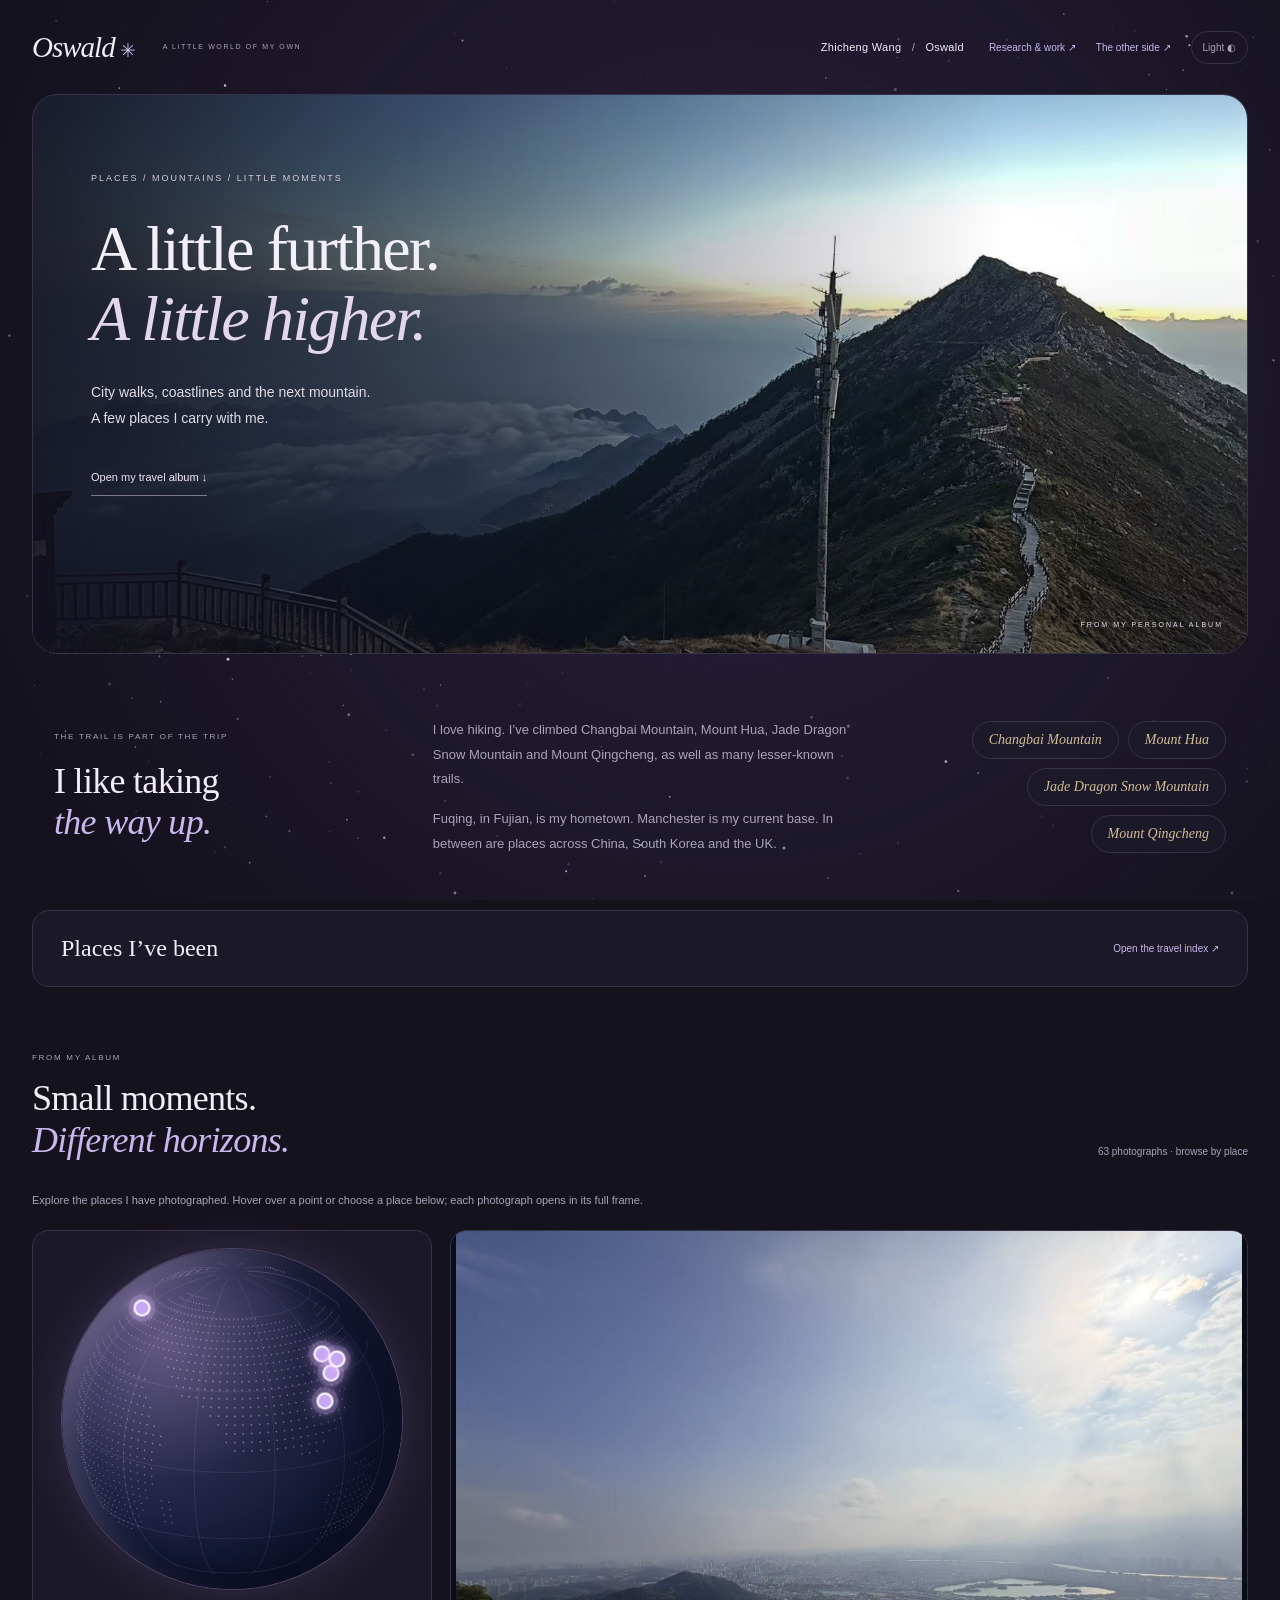
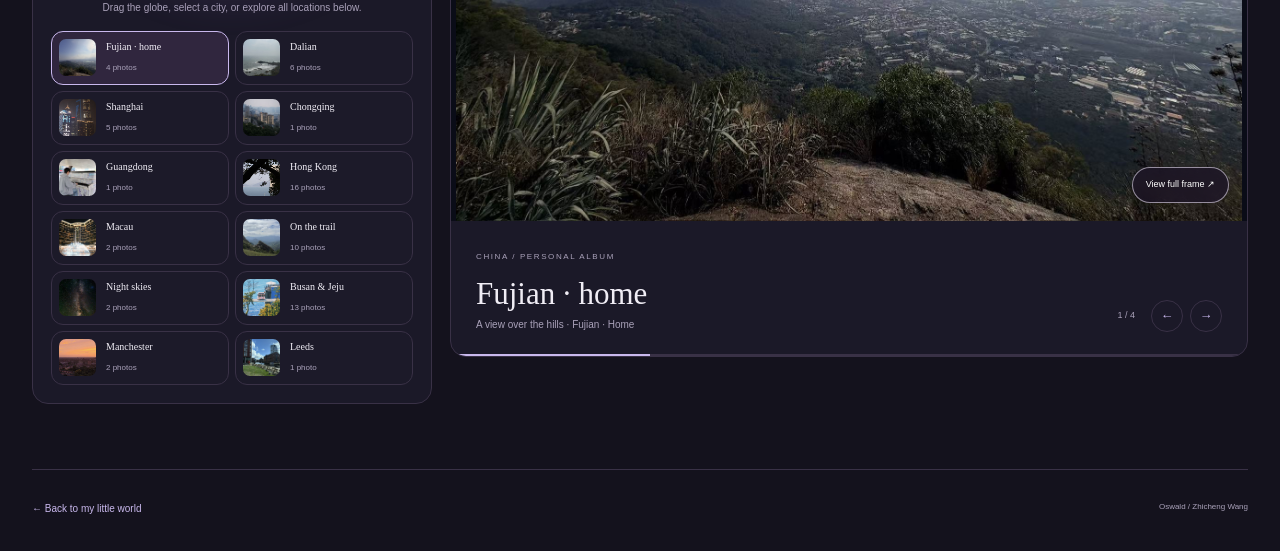
<file: public/travel.html>
<!doctype html><html lang="en-GB" data-theme="dark"><head><meta charset="utf-8"><meta name="viewport" content="width=device-width,initial-scale=1"><meta name="theme-color" content="#14121d"><meta name="description" content="My travel album: city walks, coastlines and mountain trails across China, South Korea and the United Kingdom."><title>Oswald — Places & Mountains</title><link rel="icon" href="favicon.svg" type="image/svg+xml"><link rel="stylesheet" href="life-bento.css?v=20261029collections"><link rel="stylesheet" href="collections.css?v=20261029refresh"><link rel="stylesheet" href="personal-refresh.css?v=20261029layout2"><script src="collections.js?v=20261029dark" defer></script><script src="travel-explorer.js?v=20261029layout3" defer></script><script src="travel-globe.js?v=20261029layout2" defer></script></head><body class="personal-page collection-page"><canvas id="life-galaxy" aria-hidden="true"></canvas><a class="skip-link" href="#main">Skip to collection</a><header class="personal-header"><a class="personal-brand" href="life.html">Oswald<span aria-hidden="true">✳</span></a><span class="personal-header-note">A LITTLE WORLD OF MY OWN</span><div class="personal-tools"><span class="personal-identity">Zhicheng Wang <span>/</span> Oswald</span><a href="index.html">Research &amp; work ↗</a><a href="life.html">The other side ↗</a><button id="life-theme" aria-label="Switch to light theme">Light ◐</button></div></header><main id="main" class="collection-main"><section class="travel-hero"><img src="assets/travel/album-15-full.jpg" alt="A mountain ridge at sunrise from my travel album" fetchpriority="high"><div><p class="kicker">PLACES / MOUNTAINS / LITTLE MOMENTS</p><h1>A little further.<br><em>A little higher.</em></h1><p>City walks, coastlines and the next mountain.<br>A few places I carry with me.</p><a href="#album">Open my travel album ↓</a></div><span class="hero-note">FROM MY PERSONAL ALBUM</span></section><section class="travel-intro"><div><p class="kicker">THE TRAIL IS PART OF THE TRIP</p><h2>I like taking<br><em>the way up.</em></h2></div><div><p>I love hiking. I’ve climbed Changbai Mountain, Mount Hua, Jade Dragon Snow Mountain and Mount Qingcheng, as well as many lesser-known trails.</p><p>Fuqing, in Fujian, is my hometown. Manchester is my current base. In between are places across China, South Korea and the UK.</p></div><div class="trail-tags"><span>Changbai Mountain</span><span>Mount Hua</span><span>Jade Dragon Snow Mountain</span><span>Mount Qingcheng</span></div></section><details class="destination-index" id="destinations"><summary><span>Places I’ve been</span><span>Open the travel index ↗</span></summary><div><div><h3>Fujian · Home</h3><p>Fuqing · Fuzhou · Xiamen</p></div><div><h3>Liaoning</h3><p>Dalian</p></div><div><h3>Jiangsu</h3><p>Nanjing · Suzhou</p></div><div><h3>Zhejiang</h3><p>Hangzhou</p></div><div><h3>Shandong</h3><p>Jinan · Qingdao · Weihai · Yantai</p></div><div><h3>Guangdong</h3><p>Shenzhen · Zhuhai · Guangzhou</p></div><div><h3>Sichuan &amp; Guizhou</h3><p>Chengdu · Guiyang</p></div><div><h3>Yunnan</h3><p>Kunming · Lijiang · Shangri-La · Dali</p></div><div><h3>Shaanxi</h3><p>Xi’an · Yan’an</p></div><div><h3>City chapters</h3><p>Beijing · Shanghai · Chongqing</p></div><div><h3>Hong Kong &amp; Macau</h3><p>Hong Kong · Macau</p></div><div><h3>Other regions</h3><p>Hebei · Inner Mongolia</p></div><div><h3>South Korea</h3><p>Busan · Jeju Island</p></div><div><h3>United Kingdom</h3><p>Manchester · Leeds · London · Sheffield</p></div></div><p class="index-note">Some places are listed without photographs. Japan is still on my wishlist.</p></details><section id="album" class="album-section"><div class="collection-heading"><div><p class="kicker">FROM MY ALBUM</p><h2>Small moments.<br><em>Different horizons.</em></h2></div><p>63 photographs · browse by place</p></div><p class="region-intro">Explore the places I have photographed. Hover over a point or choose a place below; each photograph opens in its full frame.</p><div class="region-explorer"><div class="atlas-panel"><div class="earth-shell" role="group" aria-label="Interactive globe of photographed cities"><div class="earth-globe" aria-hidden="true"><canvas id="earth-map" width="680" height="680"></canvas></div><button class="earth-point" type="button" data-region="manchester" data-lat="53.48" data-lon="-2.25" aria-label="Show Manchester photographs"><i></i><span>Manchester</span></button><button class="earth-point" type="button" data-region="dalian" data-lat="38.91" data-lon="121.61" aria-label="Show Dalian photographs"><i></i><span>Dalian</span></button><button class="earth-point" type="button" data-region="shanghai" data-lat="31.23" data-lon="121.47" aria-label="Show Shanghai photographs"><i></i><span>Shanghai</span></button><button class="earth-point" type="button" data-region="hong-kong" data-lat="22.32" data-lon="114.17" aria-label="Show Hong Kong photographs"><i></i><span>Hong Kong</span></button><button class="earth-point" type="button" data-region="korea" data-lat="35.18" data-lon="129.08" aria-label="Show Busan and Jeju photographs"><i></i><span>Busan</span></button></div><p class="atlas-caption">Drag the globe, select a city, or explore all locations below.</p><nav class="region-list" aria-label="Photograph regions" id="region-list"></nav></div><div class="region-stage"><button id="region-image-open" class="region-image-open" aria-label="Open current photograph full size"><img id="region-image" src="assets/travel/album-01-full.jpg" alt="A coastline in Dalian, from my personal album"><span class="region-expand">View full frame ↗</span></button><div class="region-stage-footer"><div><span id="region-eyebrow">PERSONAL ALBUM</span><h3 id="region-title">Dalian</h3><p id="region-description">A small collection from this place.</p></div><div class="region-controls"><span id="region-progress" aria-live="polite">1 / 6</span><button id="region-prev" type="button" aria-label="Previous photograph">←</button><button id="region-next" type="button" aria-label="Next photograph">→</button></div></div><div class="region-progress-track"><i id="region-progress-bar"></i></div></div></div></section><footer class="collection-footer"><a href="life.html">← Back to my little world</a><span>Oswald / Zhicheng Wang</span></footer></main><dialog id="collection-dialog" aria-labelledby="collection-dialog-title"><div class="collection-dialog-toolbar"><p id="collection-dialog-title"></p><button id="collection-close" aria-label="Close image">Close ×</button></div><img id="collection-full" alt=""><div class="collection-dialog-bottom"><button id="collection-prev" aria-label="Previous photograph">← Previous</button><p id="collection-caption"></p><button id="collection-next" aria-label="Next photograph">Next →</button></div></dialog><script src="life-galaxy.js?v=20261029update" defer></script></body></html>
</file>
<file: public/site.css>
@import url('https://fonts.googleapis.com/css2?family=DM+Sans:wght@400;450;500;550;600;650;700&family=Instrument+Serif:ital@0;1&family=Caveat:wght@500&display=swap');
:root{--bg:#f5f4ee;--card:#fffefa;--ink:#2b332e;--muted:#858a7c;--line:#e2e3d9;--accent:#58734c;--soft:#e9efdf;--lilac:#eae5ef;--peach:#eee4d7;--serif:'Instrument Serif',Georgia,serif;--sans:'DM Sans',Arial,sans-serif;--mono:'Courier New',monospace;--shadow:0 3px 15px #34432a03;color-scheme:light}
:root[data-theme=dark]{--bg:#181e1a;--card:#222a24;--ink:#e7eadd;--muted:#9ba793;--line:#354033;--accent:#bad39d;--soft:#2d3929;--lilac:#34313b;--peach:#3a342a;--shadow:none;color-scheme:dark}
*{box-sizing:border-box}html{scroll-behavior:smooth;scroll-padding-top:100px}body{margin:0;background:var(--bg);color:var(--ink);font:14px/1.8 var(--sans);-webkit-font-smoothing:antialiased}a{color:inherit;text-decoration:none}button{font:inherit;color:inherit;background:none;border:0;cursor:pointer}button,a,input{-webkit-tap-highlight-color:transparent}button:focus-visible,a:focus-visible,input:focus-visible,summary:focus-visible{outline:3px solid var(--accent);outline-offset:5px}img{display:block;width:100%;max-width:100%;object-fit:cover}h1,h2,h3,p,blockquote,figure,dl{margin:0}h1,h2,h3{font-weight:500;line-height:1.15}h2{font-size:43px;letter-spacing:-1.7px}h3{font-size:22px;letter-spacing:-.6px;line-height:1.35}.serif{font-family:var(--serif);font-weight:400;letter-spacing:-.8px}em{font-family:var(--serif);font-weight:400;font-size:1.1em}.eyebrow{font:8px/1.6 var(--mono);letter-spacing:1.3px;color:var(--accent)}.card{background:var(--card);border:1px solid var(--line);border-radius:22px;box-shadow:var(--shadow);overflow:hidden}.skip-link{position:fixed;left:20px;top:-100px;z-index:100;background:var(--card);padding:15px}.skip-link:focus{top:10px}[hidden]{display:none!important}.site-header{max-width:1200px;margin:auto;padding:29px 0;display:flex;align-items:center;justify-content:space-between;gap:25px}.brand{font:italic 38px/1 var(--serif);letter-spacing:-2px;display:inline-flex;gap:3px;align-items:baseline}.brand>span{font:23px var(--sans);color:var(--accent);display:inline-block;transform:translateY(-6px);letter-spacing:0}.world-switch{display:flex;gap:4px;background:color-mix(in srgb,var(--ink) 4%,var(--bg));padding:5px;border:1px solid var(--line);border-radius:30px;font-size:10px}.world-switch a{border-radius:25px;padding:9px 16px;color:var(--muted);display:flex;gap:9px;align-items:center;transition:background .2s,color .2s}.world-switch a>span:first-child{font-size:13px}.world-switch a.selected{background:var(--card);color:var(--ink);box-shadow:0 1px 4px #192b1710}.world-switch a:hover{color:var(--accent)}.world-switch .nav-arrow{font-size:13px;color:var(--muted);margin-left:6px}.header-tools{display:flex;gap:15px;align-items:center}.header-tools>a,.theme-toggle{width:31px;height:31px;display:grid;place-items:center;border:1px solid var(--line);border-radius:50%;font-size:19px;color:var(--accent)}.theme-toggle{font-size:18px}.page-wrap{max-width:1200px;margin:auto}.page-kicker{display:flex;justify-content:space-between;gap:20px;font:7px var(--mono);letter-spacing:1px;color:var(--muted);margin:13px 0 22px}.page-kicker>span:first-child{display:flex;gap:8px;align-items:center}.page-kicker i{width:5px;height:5px;border-radius:50%;background:#8aa876}.page-kicker time{color:var(--ink);margin-left:7px;font-size:9px;letter-spacing:0}.hello-grid{display:grid;grid-template-columns:repeat(12,minmax(0,1fr));gap:16px}.hello-card{grid-column:span 7;min-height:420px;padding:39px 38px 30px;position:relative;display:flex;flex-direction:column}.hello-card .eyebrow{font-size:7px;letter-spacing:1.4px}.hello-card h1{font-size:64px;letter-spacing:-3px;margin-top:28px;line-height:1.08;position:relative}.hello-card h1>.serif{display:block;font-size:1.38em;line-height:1.08;color:var(--accent);letter-spacing:-2px}.hello-spark{position:absolute;right:33px;bottom:12px;width:38px;height:38px;color:#bac4a6;transform:rotate(12deg)}.hello-intro{font-size:15px;line-height:1.9;letter-spacing:-.1px;max-width:440px;margin-top:23px;color:var(--ink)}.hello-note{font-size:11px;color:var(--muted);line-height:1.9;max-width:430px;margin-top:15px}.hello-bottom{display:flex;align-items:center;gap:24px;margin-top:25px;flex-wrap:wrap}.button{display:inline-flex;align-items:center;justify-content:space-between;gap:28px;padding:11px 16px;border:1px solid var(--line);border-radius:24px;font-size:10px;line-height:1.5;transition:transform .2s,background .2s}.button:hover{transform:translateY(-2px)}.button>span{font-size:16px;line-height:1}.primary{background:var(--ink);color:var(--bg);border-color:var(--ink)}.primary:hover{background:var(--accent);border-color:var(--accent);color:var(--bg)}.quiet-link{font-size:9px;color:var(--muted);line-height:1.6}.quiet-link:hover{color:var(--accent)}.portrait-card{grid-column:span 5;position:relative;min-height:420px;border:0;background:#43523c}.portrait-card>img{position:absolute;inset:0;width:100%;height:100%;object-position:61% center;filter:saturate(.65)}.portrait-card:after{content:'';position:absolute;inset:0;background:linear-gradient(transparent 50%,#121d1399);pointer-events:none}.photo-sticker{position:absolute;right:20px;top:19px;transform:rotate(9deg);background:#e8eed2;color:#536147;font:29px/1 'Caveat',cursive;width:118px;height:112px;border-radius:4px;padding:17px 12px;text-align:center;box-shadow:2px 4px 13px #15211722}.photo-sticker em{font-family:inherit;font-size:1em}.portrait-card figcaption{position:absolute;left:22px;right:22px;bottom:21px;color:#eff2e4;z-index:2;display:flex;justify-content:space-between;gap:20px;align-items:center}.portrait-card figcaption>span{font:6px/1.7 var(--mono);letter-spacing:.8px;max-width:130px;color:#d7dfcb}.portrait-card figcaption button{display:flex;gap:8px;align-items:center;white-space:nowrap;font-size:9px;padding:7px 10px;border:1px solid #e1e6d85c;border-radius:20px}.portrait-card figcaption button>span{font-size:8px}.personality-card{grid-column:span 3;padding:23px;background:var(--soft)}.card-top{display:flex;justify-content:space-between;align-items:center;gap:15px}.card-top>span{color:var(--muted);font:7px var(--mono)}.card-top>span:first-of-type{font-size:14px}.personality-card .card-top .eyebrow{font-size:7px}.mbti-line{display:flex;align-items:center;justify-content:space-between;margin:22px 0 16px}.mbti-line strong{font-size:35px;letter-spacing:-1.5px;font-weight:500;color:var(--accent)}.mbti-line svg{height:51px;width:51px;transform:rotate(-7deg);color:#96aa80}.personality-card>p{font-size:10px;color:var(--muted);line-height:1.8}.motto-card{grid-column:span 5;padding:23px 28px;position:relative;background:var(--lilac)}.motto-card .eyebrow{color:#958b9f}.motto-card blockquote{position:relative;z-index:1;font-size:28px;line-height:1.3;letter-spacing:-1px;margin:22px 0 16px;color:color-mix(in srgb,var(--ink) 75%,#9886a6)}.motto-card blockquote .serif{font-size:1.29em;letter-spacing:-.7px}.quote-signature{font:17px 'Caveat',cursive;color:#a196ab}.quote-mark{position:absolute;right:20px;bottom:-40px;font:170px var(--serif);color:#b9accd;opacity:.23;pointer-events:none}.now-card{grid-column:span 4;padding:23px 26px}.now-card .card-top>span{font:6px var(--mono)}.now-card .eyebrow{display:flex;align-items:center;gap:6px}.now-card .eyebrow>i{height:4px;width:4px;border-radius:50%;background:#8aa876}.now-card dl{margin:20px 0 16px;font-size:11px}.now-card dl>div{display:flex;align-items:center;gap:18px;margin-bottom:9px}.now-card dt{width:55px;font-size:9px;color:var(--muted)}.now-card dd{margin:0;flex:1}.now-card dd>span{float:right;color:var(--muted);font-size:12px}.section{padding-top:75px}.section-heading{display:flex;align-items:end;justify-content:space-between;gap:35px;margin-bottom:30px}.section-heading .eyebrow{margin-bottom:15px}.section-heading>p{font-size:10px;line-height:1.8;color:var(--muted);padding-bottom:4px}.interest-grid{display:grid;grid-template-columns:1.2fr 1fr 1fr;gap:16px}.interest-grid .card{min-width:0}.game-image{aspect-ratio:1.94;position:relative;overflow:hidden;background:#455041}.game-image>img{width:100%;height:100%;object-fit:cover;transition:transform .5s}.game-card:hover .game-image>img{transform:scale(1.035)}.small-pill{position:absolute;left:15px;top:14px;background:#f4f3e8e8;color:#525b48;border:1px solid #dfe2d2;font:6px var(--mono);letter-spacing:.8px;padding:5px 8px;border-radius:20px}.game-copy{padding:23px}.game-copy h3{font-size:24px;letter-spacing:-.6px}.game-copy .card-top>a{font-size:20px;color:var(--accent)}.game-copy p{font-size:11px;line-height:1.9;color:var(--muted);margin-top:13px}.text-button{display:flex;justify-content:space-between;align-items:center;gap:24px;border-top:1px solid var(--line);padding:13px 0 0;margin-top:22px;font-size:9px;color:var(--accent);width:100%;text-align:left}.text-button>span{font-size:16px;line-height:1}.text-button:hover{color:var(--ink)}.film-card{padding:25px;background:var(--peach)}.film-card>.eyebrow{color:#9c8e7c;font-size:7px}.spinning-top{color:#a79373;height:130px;display:grid;place-items:center;margin:0 -12px}.spinning-top svg{height:100%;width:100%;max-width:230px}.film-card h3{font-size:25px;line-height:1.25;letter-spacing:-.8px;margin-top:8px}.film-card h3>.serif{font-size:1.14em;color:#8c795d}.film-card>p:not(.eyebrow){font-size:10px;line-height:1.9;color:var(--muted);margin-top:15px}.film-footnote{display:block;font:6px/1.7 var(--mono);color:#a49885;margin-top:17px}.music-card{padding:24px;background:#414e36;color:#ecedd8;display:flex;flex-direction:column;justify-content:space-between;border-color:#414e36}.music-card>.eyebrow{font-size:7px;color:#b9c2a2}.record-art{height:196px;position:relative;display:flex;align-items:center;justify-content:center;overflow:visible}.vinyl{width:155px;height:155px;border-radius:50%;background:repeating-radial-gradient(circle at 50% 50%,#1c261b 0,#1c261b 2px,#313b29 3px,#1c261b 4px);box-shadow:8px 7px 12px #18241666;position:relative;transform:rotate(-18deg);transition:transform 1.5s}.music-card:hover .vinyl{transform:rotate(60deg)}.vinyl>i{position:absolute;width:54px;height:54px;left:50%;top:50%;transform:translate(-50%,-50%);background:#b9c197;border-radius:50%}.vinyl>span{position:absolute;left:50%;top:50%;transform:translate(-50%,-50%);color:#55603e;font:24px var(--serif)}.record-orbit{position:absolute;right:-14px;top:90px;font:5px var(--mono);letter-spacing:1.5px;writing-mode:vertical-rl;color:#899875}.music-label{font:6px var(--mono);letter-spacing:1px;color:#a6b28b}.music-card h3{font-size:29px;letter-spacing:-.9px;margin:8px 0 17px}.music-card a{font-size:9px;border-top:1px solid #6a7857;padding-top:12px;display:flex;justify-content:space-between;color:#bdc7a5}.music-card a>span{font-size:15px}.game-library{display:grid;grid-template-columns:1fr 1fr;padding:28px;gap:45px;margin-top:16px}.library-intro h3{font-size:26px;margin:12px 0 17px}.library-intro p:not(.eyebrow){font-size:11px;color:var(--muted);line-height:1.9;max-width:480px}.game-shelf{display:flex;flex-wrap:wrap;align-content:center;gap:9px}.game-shelf>span{border:1px solid var(--line);border-radius:6px;padding:9px 12px;font-size:10px;background:var(--bg)}.places-layout{display:grid;grid-template-columns:320px 1fr}.places-menu{padding:20px;background:color-mix(in srgb,var(--soft) 60%,var(--card));border-right:1px solid var(--line);display:flex;flex-direction:column;gap:6px}.places-menu>button{display:flex;align-items:center;gap:13px;padding:15px 14px;text-align:left;border-radius:10px;font-size:12px;transition:background .2s}.places-menu>button>span{font:7px var(--mono);color:#9ba58c}.places-menu>button i{font-style:normal;font-size:17px;margin-left:auto;color:#aab39a}.places-menu small{font:5px var(--mono);background:var(--card);padding:4px 5px;border-radius:4px;color:var(--muted);letter-spacing:.6px;margin-left:auto}.places-menu>button[aria-pressed=true]{background:var(--card);box-shadow:0 2px 7px #34432a07;color:var(--accent)}.places-menu>button[aria-pressed=true]>i{color:var(--accent)}.place-panel{padding:37px;display:grid;grid-template-columns:150px 1fr;align-items:center;gap:35px}.postmark{border:1px dashed #b8c6a6;border-radius:50%;width:140px;height:140px;display:flex;flex-direction:column;align-items:center;justify-content:center;gap:8px;transform:rotate(-12deg);color:#93a77c;outline:1px solid #d4dcc8;outline-offset:6px}.postmark>span{font:6px var(--mono);letter-spacing:.8px}.postmark>strong{font:50px/1 var(--serif);letter-spacing:-1px}.place-panel h3{font-size:29px;line-height:1.2;letter-spacing:-.9px;margin:12px 0 14px}.place-panel p:not(.eyebrow){font-size:11px;color:var(--muted);line-height:1.9;max-width:420px}.place-tags{display:flex;gap:7px;flex-wrap:wrap;margin-top:19px}.place-tags>span{font-size:8px;border:1px solid var(--line);padding:4px 8px;border-radius:5px;color:var(--accent)}.between-section{display:grid;grid-template-columns:1fr 1fr;gap:10%;align-items:center}.between-copy h2{margin:17px 0 25px}.between-copy>p:not(.eyebrow){font-size:12px;color:var(--muted);line-height:1.95;max-width:460px;margin-bottom:17px}.between-copy .button{margin-top:12px}.between-notes{display:flex;flex-direction:column;gap:15px}.wellbeing-note{padding:27px;position:relative;background:var(--soft)}.wellbeing-note .eyebrow{font-size:7px}.wellbeing-note h3{font-size:27px;line-height:1.25;margin-top:15px}.wellbeing-note>p:not(.eyebrow){font-size:11px;color:var(--muted);line-height:1.9;margin-top:15px;max-width:330px}.note-icon{position:absolute;right:25px;top:18px;color:#b2bb88;font-size:32px}.thought-note{padding:24px 27px}.thought-note .eyebrow{font-size:6px}.thought-note>p:not(.eyebrow){font:25px/1.3 var(--serif);letter-spacing:-.3px;max-width:310px;margin-top:15px}.thought-note>span{display:block;font:6px/1.8 var(--mono);color:var(--muted);margin-top:17px}.story-banner{position:relative;margin-top:75px;min-height:330px;display:flex;align-items:center;isolation:isolate;background:#344b38;color:#f0f0df}.story-banner>img{position:absolute;inset:0;width:100%;height:100%;filter:saturate(.4) brightness(.6);z-index:-2}.story-banner:before{content:'';position:absolute;inset:0;background:linear-gradient(90deg,#192c1fcc,transparent 90%);z-index:-1}.story-banner>div{padding:40px}.story-banner .eyebrow{color:#ccd7b7}.story-banner h2{font-size:49px;line-height:1.05;margin:19px 0 25px}.story-button{color:#e5ebd7;border-color:#dbe3cf77;background:#edf4e00a}.story-button:hover{background:#edf4e026}.story-language{font:6px var(--mono);color:#bdcbb0;margin-top:14px}.site-footer{display:grid;grid-template-columns:1fr 1fr;gap:30px;padding:65px 0 25px}.site-footer>.footer-bottom{grid-column:1/-1}.site-footer .brand{font-size:35px}.site-footer>div:first-child>p{font-size:10px;color:var(--muted);line-height:1.9;margin-top:15px}.footer-contact{text-align:right;display:flex;flex-direction:column;align-items:end;justify-content:center}.footer-contact>p{font:7px var(--mono);letter-spacing:.8px;color:var(--muted);margin-bottom:15px}.footer-contact>a{font:32px var(--serif);letter-spacing:-1px;display:flex;gap:45px;align-items:center}.footer-contact>a>span{font:27px var(--sans);color:var(--accent)}.copy-email{font-size:8px;color:var(--muted);padding:0;border-bottom:1px solid var(--line);margin-top:9px}.copy-status{font:7px var(--mono);color:var(--accent);min-height:12px;margin-top:6px;max-width:100%;overflow-wrap:anywhere}.footer-bottom{display:flex;justify-content:space-between;align-items:center;border-top:1px solid var(--line);padding-top:19px;color:var(--muted);font:6px var(--mono);letter-spacing:.7px}.footer-bottom>a{font:8px var(--sans);letter-spacing:0}.research-hero{display:grid;grid-template-columns:1fr .83fr;gap:10%;align-items:center;padding:25px 0 45px}.research-hero h1{font-size:64px;letter-spacing:-3px;line-height:1.05;margin-top:20px}.research-hero h1>.serif{color:var(--accent);font-size:1.06em;letter-spacing:-1.4px}.research-hero>div>p:not(.eyebrow){font-size:12px;color:var(--muted);line-height:1.9;max-width:470px;margin-top:26px}.research-hero .button{margin-top:25px}.research-profile{padding:27px;background:var(--soft);display:flex;align-items:start;gap:20px}.research-profile>img{height:65px;width:65px;border-radius:50%;filter:saturate(.5);flex-shrink:0}.research-profile h2{font-size:19px;letter-spacing:-.5px;margin:5px 0 4px}.research-profile>div>p{font-size:9px;color:var(--muted)}.research-profile dl{font-size:9px;margin-top:20px}.research-profile dl>div{display:grid;grid-template-columns:62px 1fr;gap:10px;margin-top:12px}.research-profile dt{font-size:8px;color:var(--muted)}.research-profile dd{margin:0;line-height:1.7}.research-profile a{font-size:7px;display:block;margin-top:25px;color:var(--accent)}.research-nav{position:sticky;top:0;z-index:20;display:flex;gap:27px;border-top:1px solid var(--line);border-bottom:1px solid var(--line);padding:17px 4px;background:color-mix(in srgb,var(--bg) 94%,transparent);backdrop-filter:blur(12px);font-size:10px}.research-nav a{color:var(--muted)}.research-nav a:hover{color:var(--accent)}.focus-grid{display:grid;grid-template-columns:repeat(3,1fr);gap:35px;padding-bottom:5px}.focus-grid article{border-top:1px solid var(--line);padding-top:19px}.focus-grid article>span{font:8px var(--mono);color:#a4ae96}.focus-grid h3{font-size:20px;margin:15px 0}.focus-grid p{font-size:11px;color:var(--muted);line-height:1.9}.research-projects{display:grid;grid-template-columns:1fr 1fr;gap:20px}.research-project{min-width:0}.research-project>div{padding:25px}.project-image{position:relative;width:100%;padding:0;display:block;overflow:hidden;background:var(--soft);aspect-ratio:1.8}.project-image>img{height:100%;width:100%;transition:transform .5s;object-position:center 35%}.project-image:hover>img{transform:scale(1.035)}.project-image .small-pill{font-size:6px;left:15px;top:15px}.project-image-arrow{position:absolute;bottom:13px;right:14px;border-radius:50%;width:32px;height:32px;display:grid;place-items:center;background:#fffdf0df;color:#536147;font-size:19px}.research-project h3{font-size:29px;margin:12px 0 15px;letter-spacing:-1px}.research-project h3 br{display:none}.research-project>div>p:not(.eyebrow){font-size:11px;color:var(--muted);line-height:1.9}.research-project .eyebrow{font-size:7px}.tags{display:flex;flex-wrap:wrap;gap:6px;margin-top:20px}.tags>span{font-size:7px;line-height:1.4;border:1px solid var(--line);border-radius:4px;padding:5px 7px;color:var(--muted)}.research-project .text-button{margin-top:20px}.signal-thumb>img{object-fit:contain;padding:16px;background:#eef0e8}.count-label{font:7px var(--mono);color:var(--muted);letter-spacing:.7px;padding-bottom:5px}.publication{display:grid;grid-template-columns:50px 1fr;gap:20px;border-top:1px solid var(--line);padding:26px 0}.paper-no{font:10px var(--mono);color:#a0ab92;padding-top:2px}.publication h3{font-size:23px;line-height:1.5;max-width:1000px;letter-spacing:-.5px;margin:12px 0 16px}.authorship{display:inline-block;border:1px solid #c9d4bb;background:var(--soft);padding:2px 6px;margin-left:15px;font-size:6px;border-radius:4px}.publication .authors{font-size:11px;color:var(--muted);margin-bottom:12px}.publication .authors strong{color:var(--ink);font-weight:550}.publication>div>p:not(.eyebrow):not(.authors){font-size:11px;color:var(--muted);line-height:1.9}.doi-link{display:inline-flex;gap:23px;align-items:center;font:8px var(--mono);color:var(--accent);border-bottom:1px solid var(--line);padding-bottom:4px;margin-top:14px;overflow-wrap:anywhere}.doi-link span{font:16px var(--sans)}.experience{display:grid;grid-template-columns:210px 1fr;gap:40px;border-top:1px solid var(--line);padding:29px 0}.experience-date{font:9px var(--mono);color:var(--ink);padding-top:3px;line-height:1.8;letter-spacing:.5px}.experience-date>span{display:block;font-size:6px;margin-top:9px;color:var(--muted);letter-spacing:.7px}.experience h3{font-size:25px;margin:12px 0 15px}.experience>div>.eyebrow{font-size:7px}.experience>div>p:not(.eyebrow){font-size:12px;color:var(--muted);line-height:1.95;max-width:800px}.experience .tags{margin-top:17px}.achievement{display:flex;align-items:center;gap:14px;margin-top:20px;color:var(--accent)}.achievement strong{font:39px var(--serif);line-height:1}.achievement span{font-size:9px;color:var(--muted)}.education-grid{display:grid;grid-template-columns:1fr 1fr;gap:20px}.education-card{padding:29px;background:var(--soft)}.education-card:nth-child(2){background:var(--card)}.education-dates{font:8px var(--mono);letter-spacing:.8px;color:var(--muted)}.education-card h3{font-size:30px;line-height:1.12;letter-spacing:-1px;margin:23px 0 17px}.degree{font-size:12px;color:var(--ink)}.expected-pill{display:inline-block;border:1px solid #b6c7a1;border-radius:20px;padding:4px 9px;font:7px var(--mono);color:var(--accent);margin-top:15px}.course-list{font-size:9px;line-height:1.9;color:var(--muted);margin-top:23px;max-width:430px}.education-scores{display:flex;gap:44px;margin-top:25px}.education-scores strong{font-size:30px;line-height:1;font-weight:500;letter-spacing:-1px}.education-scores strong>span{font:8px var(--mono);color:var(--muted);margin-left:3px;letter-spacing:0}.education-scores p{font:7px var(--mono);color:var(--muted);margin-top:9px}.education-card .text-button{margin-top:23px}.undergrad-grid{display:grid;grid-template-columns:1fr 1fr;gap:45px;margin-top:35px}.undergrad-note{padding-top:24px;border-top:1px solid var(--line)}.undergrad-note .eyebrow{font-size:7px}.undergrad-note h3{font-size:22px;margin:15px 0 18px}.undergrad-note>p:not(.eyebrow){font-size:11px;color:var(--muted);line-height:1.95}.awards{list-style:none;padding:0;margin:16px 0 0}.awards li{margin-bottom:17px;font-size:10px;line-height:1.7}.awards strong{display:block;font-weight:500;color:var(--ink)}.awards span{display:block;color:var(--muted);font-size:9px;margin-top:3px}.ip-details{border-top:1px solid var(--line);border-bottom:1px solid var(--line);margin-top:25px}.ip-details summary{cursor:pointer;font-size:12px;padding:21px 0}.ip-details summary>span{float:right;font:7px var(--mono);color:var(--muted);padding-top:5px}.ip-details>div{padding:0 15px 23px}.ip-details>div>p{font-size:11px;color:var(--muted);line-height:1.9;margin-top:15px}.ip-details strong{font-weight:550;color:var(--ink)}.skill-rows>div{display:grid;grid-template-columns:210px 1fr;gap:40px;padding:22px 0;border-top:1px solid var(--line)}.skill-rows h3{font-size:13px;letter-spacing:0}.skill-rows p{font-size:12px;color:var(--muted);line-height:1.9}.skill-rows p>span{color:#b7c3a9;margin:0 8px}.research-end{text-align:center;padding:39px;margin-top:55px;background:var(--soft)}.research-end h2{font-size:39px;margin:17px 0 24px}.research-end .button{font-size:10px}dialog{border:1px solid var(--line);padding:0;border-radius:18px;background:var(--bg);color:var(--ink);width:min(900px,94vw);max-height:90vh;box-shadow:0 30px 100px #0004}dialog::backdrop{background:#1b261ab0;backdrop-filter:blur(7px)}.dialog-toolbar{display:flex;position:sticky;top:0;z-index:3;background:var(--bg);align-items:center;justify-content:space-between;padding:17px 28px;border-bottom:1px solid var(--line);font:8px var(--mono);letter-spacing:1px;color:var(--accent)}.close-dialog{font:11px var(--sans);color:var(--ink)}.dialog-body{padding:32px}.dialog-body h2{font-size:36px;letter-spacing:-1.3px;margin:15px 0 23px}.dialog-body h3{font-size:20px;margin:28px 0 13px}.dialog-body p,.dialog-body li{font-size:12px;color:var(--muted);line-height:1.95}.dialog-body p+p{margin-top:15px}.dialog-body img{width:100%;margin:24px 0 8px;background:#fff;border:1px solid var(--line);border-radius:8px;max-height:520px;object-fit:contain}.dialog-body .caption{font:8px/1.9 var(--mono);color:var(--muted)}.dialog-body video{width:100%;max-height:65vh;background:#192519;border-radius:8px;margin:23px 0 10px}.dialog-body a{color:var(--accent);text-decoration:underline}.dialog-body .note{padding:17px 20px;background:var(--soft);border-left:2px solid #abbc93;margin-top:24px}.dialog-body ul{padding-left:20px}.dialog-body .flow{display:flex;flex-wrap:wrap;align-items:center;gap:10px;background:var(--soft);padding:18px;font:9px/1.7 var(--mono);margin:23px 0;border-radius:8px}.flow span{background:var(--card);border:1px solid var(--line);padding:7px 12px}body.dialog-open{overflow:hidden}.comparison{border:1px solid var(--line);background:#fff;padding:10px;border-radius:10px;position:relative;margin-top:24px}.comparison-images{position:relative;aspect-ratio:1.6;background:#fff;overflow:hidden}.comparison-base,.comparison-overlay{position:absolute;inset:0;width:100%;height:100%}.dialog-body .comparison img{object-fit:contain;width:100%;height:100%;max-height:none;border:0;border-radius:0;margin:0}.comparison-overlay{clip-path:inset(0 50% 0 0);background:#fff}.comparison-overlay img{position:absolute;inset:0}.comparison-label{position:absolute;top:10px;font:6px var(--mono);letter-spacing:.8px;padding:5px 8px;background:#f5f4ee;border:1px solid #d6ddcc;color:#5e7150;z-index:2;pointer-events:none}.original-label{right:10px}.vector-label{left:10px;background:#58734c;color:white}.comparison-divider{position:absolute;top:0;bottom:0;left:50%;width:1px;background:#58734c;z-index:3;pointer-events:none}.comparison-divider>span{position:absolute;top:50%;left:0;transform:translate(-50%,-50%);width:35px;height:35px;border-radius:50%;background:#58734c;color:white;display:grid;place-items:center;font-size:17px}#compare-range{position:absolute;inset:0;width:100%;height:100%;margin:0;opacity:0;z-index:4;cursor:ew-resize}#compare-range:focus-visible{opacity:.3}.eeg-explorer{background:#f8f8f3;border:1px solid #cdd0c4;border-radius:10px;overflow:hidden;color:#39432f;margin-top:24px}.explorer-header{display:flex;justify-content:space-between;align-items:center;padding:14px 17px;border-bottom:1px solid #dde2d5;font:9px var(--mono);color:#67765a;letter-spacing:.5px}.explorer-header button{font:9px var(--mono);color:#58734c;padding:0}.explorer-header button:disabled{opacity:.4}.record-switch{display:flex;padding:14px 15px 0;gap:6px;justify-content:space-between}.record-switch button{font:10px var(--sans);padding:6px 8px;border:1px solid transparent;border-radius:4px;color:#99a68f}.record-switch button[aria-pressed=true]{background:#e7eedc;color:#58734c;border-color:#c9d6b9}.waveform-wrap{height:300px;position:relative;padding:0 10px}#eeg-canvas{display:block;width:100%;height:100%}#eeg-loading{position:absolute;inset:0;display:grid;place-items:center;font-size:11px;color:#8c9b80;background:#f8f8f3}.time-controls{display:flex;align-items:center;gap:10px;padding:3px 16px 17px}.time-controls label{font:7px var(--mono);color:#8b9981;white-space:nowrap}.time-controls input{flex:1;min-width:0;accent-color:#58734c;height:3px}.time-controls output{font:8px var(--mono);color:#58734c;min-width:78px;text-align:right}.explorer-footer{border-top:1px solid #dde2d5;display:flex;justify-content:space-between;gap:10px;padding:12px 17px;font:7px var(--mono);letter-spacing:.4px;color:#919c87}
@media(min-width:1500px){.site-header,.page-wrap{max-width:1240px}.hello-card{min-height:460px;padding:44px}.hello-card h1{font-size:72px}.hello-intro{font-size:16px}.hello-note{font-size:12px}.personality-card,.motto-card,.now-card{padding:27px}.motto-card blockquote{font-size:31px}.personality-card>p{font-size:11px}.now-card dl{font-size:12px}.game-copy p,.film-card>p:not(.eyebrow){font-size:12px}.game-image{aspect-ratio:2}.spinning-top{height:145px}}
@media(max-width:1280px){.site-header,.page-wrap{margin-left:5%;margin-right:5%}.hello-card h1{font-size:58px}.hello-card{padding:33px;min-height:430px}.portrait-card{min-height:430px}.hello-intro{font-size:14px}.hello-note{font-size:10px}.hello-bottom{gap:15px}.personality-card{padding:21px}.motto-card{padding:21px 23px}.now-card{padding:21px 23px}.mbti-line strong{font-size:32px}.motto-card blockquote{font-size:27px}.places-layout{grid-template-columns:290px 1fr}.place-panel{gap:25px;padding:30px;grid-template-columns:120px 1fr}.postmark{width:110px;height:110px}.postmark>strong{font-size:42px}.postmark>span{font-size:5px}.research-hero{gap:6%}.research-profile{padding:23px;gap:15px}.research-profile>img{width:55px;height:55px}}
@media(max-width:1000px){.hello-card{grid-column:span 7;min-height:420px;padding:28px}.hello-card h1{font-size:52px;margin-top:25px}.hello-card h1>.serif{font-size:1.3em}.hello-intro{font-size:12px;line-height:1.9;margin-top:20px}.hello-note{font-size:10px;margin-top:13px}.hello-bottom{margin-top:22px;display:block}.hello-bottom .quiet-link{display:block;margin-top:14px}.portrait-card{min-height:420px}.hello-spark{right:15px;width:30px;height:30px}.photo-sticker{right:14px;top:17px;width:98px;height:98px;font-size:25px;padding-top:16px}.portrait-card figcaption{left:18px;right:18px;display:block}.portrait-card figcaption>span{display:none}.portrait-card figcaption button{float:right}.motto-card blockquote{font-size:25px}.mbti-line{margin:19px 0 15px}.mbti-line strong{font-size:29px}.mbti-line svg{width:37px;height:37px}.personality-card>p{font-size:9px}.motto-card .eyebrow,.personality-card .eyebrow,.now-card .eyebrow{font-size:6px}.now-card{padding:21px}.now-card dl>div{gap:10px}.now-card dt{width:43px;font-size:8px}.now-card dd{font-size:10px}.now-card .card-top>span{font-size:5px}.interest-grid{grid-template-columns:1fr 1fr}.game-card{grid-column:span 2;display:grid;grid-template-columns:1fr 1fr}.game-image{aspect-ratio:auto;min-height:220px}.film-card{padding:26px}.film-card .spinning-top{height:150px}.music-card{padding:26px}.record-art{height:220px}.vinyl{width:170px;height:170px}.game-copy{padding:26px}.places-layout{grid-template-columns:245px 1fr}.places-menu{padding:15px}.places-menu>button{font-size:10px;padding:15px 10px;gap:9px}.places-menu small{font-size:4px}.place-panel{grid-template-columns:1fr;padding:29px}.postmark{display:none}.place-panel h3 br{display:none}.place-panel h3{font-size:28px}.between-section{gap:6%}.wellbeing-note{padding:25px}.thought-note{padding:22px 25px}.between-copy h2{font-size:39px}.research-hero h1{font-size:52px}.research-profile>img{display:none}.research-profile dl>div{grid-template-columns:60px 1fr}.focus-grid{gap:25px}.focus-grid h3{font-size:18px}.research-project h3{font-size:25px}.research-project>div{padding:23px}.experience{grid-template-columns:150px 1fr;gap:25px}.education-card h3{font-size:27px}.education-card{padding:26px}.skill-rows>div{grid-template-columns:150px 1fr;gap:25px}.research-nav{gap:24px}}
@media(max-width:700px){html{scroll-padding-top:70px}.site-header,.page-wrap{margin-left:5.5%;margin-right:5.5%}.site-header{padding:23px 0 20px;gap:12px}.brand{font-size:31px}.brand>span{font-size:17px;transform:translateY(-5px)}.world-switch{font-size:0;padding:4px;gap:2px}.world-switch a{font-size:8px;padding:7px 10px;gap:5px;white-space:nowrap}.world-switch a>span:first-child{display:none}.world-switch .nav-arrow{display:none}.header-tools{gap:0}.header-tools>a{display:none}.theme-toggle{height:27px;width:27px;font-size:15px}.page-kicker{font-size:5px;letter-spacing:.6px;margin:13px 0 18px;gap:10px}.page-kicker time{font-size:7px;margin-left:4px}.hello-grid{gap:12px}.hello-card{grid-column:span 12;padding:28px;min-height:0}.hello-card .eyebrow{font-size:6px;letter-spacing:1px}.hello-card h1{font-size:51px;margin-top:25px;line-height:1}.hello-card h1>.serif{font-size:1.35em;letter-spacing:-2px;margin-top:6px}.hello-spark{right:15px;bottom:8px;width:31px;height:31px}.hello-intro{font-size:13px;line-height:1.9;margin-top:23px}.desktop-only{display:none}.hello-note{font-size:11px;line-height:1.9;margin-top:14px}.hello-bottom{display:flex;gap:16px;margin-top:25px}.hello-bottom .quiet-link{font-size:8px;margin-top:0}.button{padding:11px 14px;font-size:9px;gap:24px}.button>span{font-size:15px}.portrait-card{grid-column:span 12;min-height:320px}.portrait-card>img{object-position:center 37%}.photo-sticker{width:100px;height:98px;top:19px;right:19px;font-size:26px}.portrait-card figcaption{left:19px;right:19px;bottom:18px;display:flex}.portrait-card figcaption>span{display:block;font-size:5px}.portrait-card figcaption button{font-size:8px;padding:7px 9px}.portrait-card figcaption button>span{font-size:7px}.personality-card{grid-column:span 5;padding:20px}.motto-card{grid-column:span 7;padding:20px}.personality-card .card-top>span{display:none}.personality-card .eyebrow,.motto-card .eyebrow{font-size:5px;letter-spacing:.8px}.mbti-line{margin-top:22px;margin-bottom:17px}.mbti-line strong{font-size:29px}.mbti-line svg{height:30px;width:30px}.personality-card>p{font-size:8px;line-height:1.8}.motto-card blockquote{font-size:22px;letter-spacing:-.8px;margin-top:22px;margin-bottom:14px;line-height:1.3}.motto-card blockquote .serif{font-size:1.15em;letter-spacing:-.3px}.quote-signature{font-size:15px}.quote-mark{font-size:140px;right:8px;bottom:-30px}.now-card{grid-column:span 12;padding:22px 25px}.now-card .eyebrow{font-size:7px}.now-card .card-top>span{font-size:6px}.now-card dl{margin:20px 0 17px;display:grid;grid-template-columns:1fr 1fr 1fr;gap:8px}.now-card dl>div{display:block;margin:0;border-left:1px solid var(--line);padding-left:12px}.now-card dl>div:first-child{border:0;padding:0}.now-card dt{width:auto;font-size:7px;margin-bottom:6px}.now-card dd{font-size:11px}.now-card dd>span{display:none}.now-card .quiet-link{font-size:8px}.section{padding-top:48px}h2{font-size:34px;letter-spacing:-1.2px}.section-heading{display:block;margin-bottom:24px}.section-heading .eyebrow{font-size:7px;margin-bottom:14px}.section-heading>p{margin-top:17px;font-size:10px}.interest-grid{grid-template-columns:1fr;gap:13px}.game-card{grid-column:auto;display:block}.game-image{min-height:0;aspect-ratio:1.96}.small-pill{font-size:5px;top:12px;left:12px}.game-copy{padding:24px}.game-copy h3{font-size:25px}.game-copy p{font-size:11px}.text-button{font-size:9px;padding-top:13px;margin-top:21px}.film-card{padding:25px;position:relative}.film-card .spinning-top{position:absolute;height:100px;width:150px;right:5px;top:13px;opacity:.7}.film-card h3{margin-top:40px;font-size:29px;max-width:250px;position:relative}.film-card>p:not(.eyebrow){font-size:11px;max-width:350px}.film-footnote{font-size:6px}.music-card{display:grid;grid-template-columns:120px 1fr;gap:10px 23px;padding:24px}.music-card>.eyebrow{grid-column:1/-1;font-size:6px}.record-art{height:150px}.vinyl{height:115px;width:115px}.vinyl>i{width:43px;height:43px}.vinyl>span{font-size:20px}.record-orbit{display:none}.music-card>div:last-child{align-self:center}.music-card h3{font-size:26px;line-height:1.1;margin-top:10px;margin-bottom:19px}.music-label{font-size:5px}.music-card a{font-size:8px;gap:10px}.game-library{grid-template-columns:1fr;padding:24px;gap:25px}.library-intro h3{font-size:27px}.library-intro p:not(.eyebrow){font-size:11px}.game-shelf{gap:7px}.game-shelf>span{font-size:9px;padding:7px 9px}.places-layout{grid-template-columns:1fr}.places-menu{padding:12px;border-right:0;border-bottom:1px solid var(--line);display:grid;grid-template-columns:1fr 1fr;gap:5px}.places-menu>button{font-size:9px;padding:12px 9px;gap:8px}.places-menu>button>span{font-size:6px}.places-menu>button>i{font-size:13px}.places-menu small{font-size:4px;margin-left:0}.place-panel{padding:27px}.place-panel>.eyebrow{font-size:7px}.place-panel h3{font-size:29px}.place-panel p:not(.eyebrow){font-size:11px}.place-tags{margin-top:17px;gap:6px}.place-tags>span{font-size:7px;padding:4px 7px}.between-section{grid-template-columns:1fr;gap:30px}.between-copy h2{font-size:36px;margin-top:16px;margin-bottom:22px}.between-copy>p:not(.eyebrow){font-size:11px}.between-copy .button{margin-top:10px}.between-notes{gap:13px}.wellbeing-note{padding:25px}.wellbeing-note h3{font-size:28px}.wellbeing-note>p:not(.eyebrow){font-size:11px;max-width:none}.thought-note{padding:24px 25px}.thought-note>p:not(.eyebrow){font-size:27px;max-width:290px}.thought-note .eyebrow{font-size:6px}.thought-note>span{font-size:6px}.story-banner{margin-top:48px;min-height:330px}.story-banner>div{padding:27px}.story-banner>img{object-position:35% center}.story-banner .eyebrow{font-size:6px}.story-banner h2{font-size:40px;margin:20px 0 27px}.story-button{font-size:8px;padding:10px 13px;gap:18px}.story-language{font-size:5px;line-height:1.7;max-width:260px}.site-footer{padding-top:42px;gap:24px;grid-template-columns:1fr 1fr}.site-footer .brand{font-size:31px}.site-footer>div:first-child>p{font-size:8px;margin-top:14px}.footer-contact>p{font-size:5px;letter-spacing:.4px;line-height:1.7;max-width:150px;margin-bottom:12px}.footer-contact>a{font-size:25px;gap:14px;white-space:nowrap}.footer-contact>a>span{font-size:22px}.copy-email{font-size:7px}.copy-status{font-size:6px}.footer-bottom{font-size:5px;gap:16px;line-height:1.8;align-items:start;padding-top:17px}.footer-bottom>span:last-child{display:none}.footer-bottom>a{font-size:7px;white-space:nowrap}.research-hero{grid-template-columns:1fr;gap:28px;padding-top:20px;padding-bottom:28px}.research-hero h1{font-size:52px;letter-spacing:-2.6px;margin-top:18px}.research-hero h1>.serif{font-size:1.02em;letter-spacing:-1.3px}.research-hero>div>.eyebrow{font-size:7px}.research-hero>div>p:not(.eyebrow){font-size:12px;margin-top:23px}.research-hero .button{margin-top:24px}.research-profile{padding:25px;gap:18px}.research-profile>img{display:block;width:55px;height:55px}.research-profile h2{font-size:18px;margin-top:3px}.research-profile>div>p{font-size:8px}.research-profile dl{font-size:9px;margin-top:19px}.research-profile dl>div{grid-template-columns:58px 1fr;gap:10px;margin-top:10px}.research-profile dt{font-size:7px}.research-profile a{font-size:6px;margin-top:20px}.research-nav{gap:20px;font-size:8px;padding:14px 0;overflow-x:auto;white-space:nowrap;scrollbar-width:none;margin-right:-6.2%;padding-right:6.2%}.research-nav::-webkit-scrollbar{display:none}.focus-grid{grid-template-columns:1fr;gap:24px}.focus-grid article{padding-top:17px}.focus-grid article>span{font-size:7px}.focus-grid h3{font-size:21px;margin:11px 0 13px}.focus-grid p{font-size:11px}.research-projects{grid-template-columns:1fr;gap:18px}.research-project>div{padding:25px}.project-image{aspect-ratio:1.7}.research-project h3{font-size:27px}.research-project>div>p:not(.eyebrow){font-size:11px}.research-project .eyebrow{font-size:6px}.tags{margin-top:18px}.count-label{font-size:6px;display:block;margin-top:16px}.publication{grid-template-columns:23px 1fr;gap:12px;padding:23px 0}.paper-no{font-size:8px}.publication .eyebrow{font-size:6px;letter-spacing:.6px}.authorship{font-size:5px;margin-left:9px;padding:2px 4px}.publication h3{font-size:18px;line-height:1.5;margin:13px 0 15px;letter-spacing:-.4px}.publication .authors{font-size:9px;line-height:1.9}.publication>div>p:not(.eyebrow):not(.authors){font-size:10px}.doi-link{font-size:6px;gap:10px;line-height:1.8;max-width:100%}.doi-link span{font-size:13px;flex-shrink:0}.experience{grid-template-columns:1fr;gap:18px;padding:25px 0}.experience-date{font-size:8px;display:flex;gap:18px;align-items:center}.experience-date>span{display:inline-block;font-size:5px;margin-top:0}.experience>div>.eyebrow{font-size:6px;line-height:1.8}.experience h3{font-size:23px;margin-top:11px;margin-bottom:15px}.experience>div>p:not(.eyebrow){font-size:11px}.achievement strong{font-size:36px}.achievement span{font-size:8px}.education-grid{grid-template-columns:1fr;gap:16px}.education-card{padding:27px}.education-card h3{font-size:30px;margin-top:22px}.education-dates{font-size:7px}.degree{font-size:11px}.expected-pill{font-size:6px}.course-list{font-size:9px;line-height:1.9}.education-scores strong{font-size:30px}.education-scores p{font-size:7px}.undergrad-grid{grid-template-columns:1fr;gap:28px;margin-top:30px}.undergrad-note{padding-top:22px}.undergrad-note h3{font-size:22px}.undergrad-note>p:not(.eyebrow){font-size:11px}.undergrad-note .eyebrow{font-size:6px}.awards strong{font-size:11px}.awards span{font-size:9px}.ip-details summary{font-size:10px;padding:20px 0}.ip-details summary>span{font-size:5px;padding-top:6px}.ip-details>div{padding:0 6px 21px}.ip-details>div>p{font-size:10px}.skill-rows>div{grid-template-columns:1fr;gap:12px;padding:20px 0}.skill-rows h3{font-size:12px}.skill-rows p{font-size:11px}.skill-rows p>span{margin:0 5px}.research-end{padding:30px 22px;margin-top:40px}.research-end h2{font-size:34px;margin:17px 0 24px}.research-end>.eyebrow{font-size:6px}.research-end .button{font-size:9px}.dialog-toolbar{padding:15px 21px;font-size:6px}.dialog-body{padding:23px}.dialog-body h2{font-size:28px;letter-spacing:-1px}.dialog-body h3{font-size:18px}.dialog-body p,.dialog-body li{font-size:11px}.dialog-body .caption{font-size:7px}.dialog-body .flow{font-size:8px;padding:15px;gap:6px}dialog{max-height:92vh;border-radius:13px}.comparison-images{aspect-ratio:1.15}.comparison-label{font-size:5px;top:5px;padding:4px 5px;letter-spacing:0}.original-label{right:4px}.vector-label{left:4px}.comparison-divider>span{width:29px;height:29px;font-size:15px}.record-switch{padding:12px 9px 0;gap:3px}.record-switch button{font-size:8px;padding:5px 6px}.waveform-wrap{height:260px}.explorer-header{font-size:7px;padding:12px}.explorer-header button{font-size:7px}.time-controls{gap:7px;padding:5px 12px 15px}.time-controls label{font-size:5px}.time-controls output{font-size:6px;min-width:60px}.explorer-footer{font-size:5px;padding:11px 12px}}
@media(max-width:360px){.world-switch a{font-size:7px;padding:7px 8px}.brand{font-size:29px}.hello-card{padding:25px}.hello-bottom{display:block}.hello-bottom .quiet-link{display:block;margin-top:15px}.hello-intro{font-size:12px}.motto-card{padding:18px}.motto-card blockquote{font-size:20px}.personality-card{padding:18px}.mbti-line strong{font-size:26px}.mbti-line svg{width:25px}.music-card{grid-template-columns:100px 1fr;gap:10px 18px}.vinyl{width:98px;height:98px}.music-card h3{font-size:24px}}
@media(prefers-reduced-motion:reduce){html{scroll-behavior:auto}*,*:before,*:after{transition:none!important;animation:none!important}}
.research-page .section-heading h2{max-width:850px}
@media(min-width:701px){.page-wrap .eyebrow{font-size:8px}.hello-card .hello-note{font-size:12px}.hello-card .hello-intro{font-size:15px}.game-copy p,.film-card>p:not(.eyebrow),.place-panel p:not(.eyebrow),.wellbeing-note>p:not(.eyebrow),.library-intro p:not(.eyebrow){font-size:12px}.research-project>div>p:not(.eyebrow),.focus-grid p,.experience>div>p:not(.eyebrow),.undergrad-note>p:not(.eyebrow){font-size:13px}.research-hero>div>p:not(.eyebrow){font-size:14px}.publication .authors,.publication>div>p:not(.eyebrow):not(.authors),.degree,.skill-rows p{font-size:13px}.personality-card>p,.now-card dd{font-size:12px}.game-shelf>span{font-size:11px}.course-list{font-size:11px}.research-profile dl{font-size:10px}.text-button{font-size:10px}.experience>div>.eyebrow{font-size:8px}}

/* Preserve the full picture and bilingual caption band in the undergraduate player. */
.dialog-body video.undergraduate-film-player{display:block;width:100%;aspect-ratio:16/9;height:auto;object-fit:contain;background:#000}
.film-transcript{margin-top:1rem}.film-transcript summary{cursor:pointer;font-size:.9rem}.film-transcript p{font-size:.95rem;line-height:1.75}
</file>
<file: public/academic.css>
/* A restrained academic layout. Project dialogs and demonstrations retain site.css. */
.academic-page{--bg:#fff;--card:#fff;--ink:#252b31;--muted:#68717a;--line:#e2e6e9;--accent:#355e83;--soft:#f5f7f8;--shadow:none;background:#fff;color:#252b31;font:15px/1.8 Arial,Helvetica,sans-serif;color-scheme:light}
.academic-page .page-wrap,.academic-header{max-width:960px;margin-left:auto;margin-right:auto}
.academic-header{display:flex;justify-content:space-between;align-items:center;gap:24px;padding:29px 0 20px;border-bottom:1px solid #e2e6e9;font-size:13px;color:#64707a}
.academic-header .academic-name{font-size:15px;font-weight:600;color:#252b31}
.academic-page h1,.academic-page h2,.academic-page h3{font-family:Arial,Helvetica,sans-serif;font-style:normal;letter-spacing:0;font-weight:600;color:#252b31}
.academic-page .academic-intro{display:grid;grid-template-columns:minmax(0,1fr) 160px;gap:62px;align-items:center;padding:48px 0 36px}
.academic-intro h1{font-size:38px;line-height:1.2;margin:0 0 17px;letter-spacing:-.7px}
.academic-intro .academic-position{font-size:15px;line-height:1.8;color:#4d5964;margin-bottom:18px}
.academic-intro>div>p:not(.academic-position){font-size:14px;line-height:1.9;max-width:690px;color:#5e6973;margin-bottom:18px}
.academic-email{font-size:13px;color:#355e83;overflow-wrap:anywhere}
.academic-email:hover,.academic-header a:hover,.academic-footer a:hover{text-decoration:underline;text-underline-offset:4px}
.profile-avatar{padding:0;display:block;width:160px;height:160px;border-radius:50%;overflow:hidden;border:1px solid #e2e6e9;cursor:pointer;background:#f3f4f2;transition:opacity .2s}
.profile-avatar img{width:100%;height:100%;object-fit:cover;filter:saturate(.55)}
.profile-avatar:hover{opacity:.85}
.profile-avatar:focus-visible{outline:2px solid #355e83;outline-offset:5px}
.academic-page .research-nav{font:13px/1.6 Arial,Helvetica,sans-serif;gap:29px;padding:15px 0;background:#ffffffed;border-color:#e2e6e9;backdrop-filter:blur(8px)}
.academic-page .research-nav a{color:#64707a}
.academic-page .research-nav a:hover{color:#355e83;text-decoration:underline;text-underline-offset:4px}
.academic-page .section{padding-top:43px;scroll-margin-top:65px}
.academic-page .section-heading{align-items:baseline;margin-bottom:23px;gap:30px}
.academic-page .section-heading h2{font-size:23px;line-height:1.3;font-weight:600;letter-spacing:0}
.academic-page .section-heading>p{font-size:12px;color:#8a9299;margin:0;padding:0}
.academic-page .section-heading .count-label{font:10px Arial,Helvetica,sans-serif;color:#8a9299;letter-spacing:0}
.academic-page .focus-grid{gap:30px;padding-bottom:0}
.academic-page .focus-grid article{border:0;padding:0}
.academic-page .focus-grid article>span{display:none}
.academic-page .focus-grid h3{font-size:15px;margin:0 0 9px;line-height:1.4}
.academic-page .focus-grid p{font-size:13px;line-height:1.85;color:#68717a}
.academic-page .publication{grid-template-columns:28px 1fr;gap:16px;padding:23px 0;border-color:#e2e6e9}
.academic-page .paper-no{font:11px Arial,Helvetica,sans-serif;color:#9aa2aa;padding-top:2px}
.academic-page .publication .eyebrow{font:11px/1.5 Arial,Helvetica,sans-serif;color:#64707a;letter-spacing:0}
.academic-page .publication h3{font-size:16px;font-weight:600;line-height:1.6;margin:10px 0 11px;color:#303b45;letter-spacing:0}
.academic-page .authorship{font:9px Arial,Helvetica,sans-serif;background:#f6f7f8;border-color:#e2e6e9;color:#6a737b;padding:3px 5px;margin-left:12px}
.academic-page .publication .authors{font-size:13px;line-height:1.8;color:#68717a;margin-bottom:8px}
.academic-page .publication>div>p:not(.eyebrow):not(.authors){font-size:13px;line-height:1.85;color:#68717a}
.academic-page .doi-link{font:11px/1.7 Arial,Helvetica,sans-serif;color:#355e83;margin-top:11px;border:0;padding:0;gap:13px}
.academic-page .doi-link>span{font-size:14px}
.academic-page .research-projects{display:block}
.academic-page .research-project{display:grid;grid-template-columns:230px minmax(0,1fr);align-items:start;gap:25px;border:0;border-bottom:1px solid #e2e6e9;border-radius:0;box-shadow:none;background:none;padding:0 0 26px;margin-bottom:26px;overflow:visible}
.academic-page .research-project:last-child{margin-bottom:0}
.academic-page .research-project>.project-image{border:1px solid #e2e6e9;border-radius:4px;aspect-ratio:1.65;background:#f7f8f5}
.academic-page .research-project .project-image>img{transition:none}
.academic-page .project-image:hover>img{transform:none}
.academic-page .project-image .small-pill{top:9px;left:9px;border-color:#e2e6e9;background:#fffffff0;color:#68717a;font:8px Arial,Helvetica,sans-serif;letter-spacing:0;padding:4px 6px;border-radius:3px}
.academic-page .project-image-arrow{width:25px;height:25px;font-size:15px;right:9px;bottom:9px;background:#ffffffed;color:#355e83;border-radius:3px}
.academic-page .research-project>div{padding:0}
.academic-page .research-project .eyebrow{font:10px/1.5 Arial,Helvetica,sans-serif;color:#8a9299;letter-spacing:0}
.academic-page .research-project h3{font-size:19px;font-weight:600;letter-spacing:0;line-height:1.4;margin:8px 0 11px}
.academic-page .research-project>div>p:not(.eyebrow){font-size:13px;line-height:1.85;color:#68717a}
.academic-page .tags{gap:7px;margin-top:13px}
.academic-page .tags>span{font-size:10px;border-color:#e2e6e9;border-radius:3px;padding:3px 6px;color:#7c858d}
.academic-page .text-button{border:0;margin-top:14px;padding:0;font-size:12px;line-height:1.6;display:inline-flex;justify-content:start;gap:16px;width:auto;color:#355e83}
.academic-page .text-button>span{font-size:14px}
.academic-page .education-grid{gap:35px}
.academic-page .education-card{background:none!important;border:0;border-top:1px solid #e2e6e9;border-radius:0;box-shadow:none;padding:23px 0 0}
.academic-page .education-dates{font:10px/1.6 Arial,Helvetica,sans-serif;color:#8a9299;letter-spacing:0}
.academic-page .education-card h3{font-size:19px;line-height:1.4;margin:13px 0 10px;letter-spacing:0}
.academic-page .education-card h3 br{display:none}
.academic-page .degree{font-size:13px;line-height:1.8;color:#5e6973}
.academic-page .expected-pill{font:11px/1.7 Arial,Helvetica,sans-serif;border:0;background:none;color:#68717a;padding:0;margin-top:9px}
.academic-page .course-list{font-size:12px;line-height:1.85;margin-top:14px;color:#68717a}
.academic-page .education-scores{gap:25px;margin-top:16px}
.academic-page .education-scores strong{font:20px Arial,Helvetica,sans-serif;letter-spacing:0;color:#4d5964}
.academic-page .education-scores strong>span{font:10px Arial,Helvetica,sans-serif;color:#8a9299}
.academic-page .education-scores p{font:10px Arial,Helvetica,sans-serif;margin-top:6px;color:#8a9299}
.academic-page .undergrad-grid{gap:35px;margin-top:28px}
.academic-page .undergrad-note{padding-top:20px;border-color:#e2e6e9}
.academic-page .undergrad-note .eyebrow{font:10px/1.6 Arial,Helvetica,sans-serif;letter-spacing:0;color:#8a9299}
.academic-page .undergrad-note h3{font-size:15px;line-height:1.6;margin:10px 0 13px}
.academic-page .undergrad-note>p:not(.eyebrow){font-size:13px;line-height:1.85;color:#68717a}
.academic-page .awards strong{font-size:12px;color:#4d5964}
.academic-page .awards span{font-size:12px;color:#68717a;line-height:1.8}
.academic-page .ip-details{border-color:#e2e6e9;margin-top:23px}
.academic-page .ip-details summary{font-size:13px;padding:19px 0}
.academic-page .ip-details summary>span{font:9px Arial,Helvetica,sans-serif;color:#8a9299}
.academic-page .ip-details>div>p{font-size:12px;line-height:1.8}
.academic-page .experience{grid-template-columns:150px minmax(0,1fr);gap:28px;padding:24px 0;border-color:#e2e6e9}
.academic-page .experience-date{font:11px/1.8 Arial,Helvetica,sans-serif;color:#6a737b;letter-spacing:0}
.academic-page .experience-date>span{font:9px/1.8 Arial,Helvetica,sans-serif;color:#9aa2aa;letter-spacing:0}
.academic-page .experience>div>.eyebrow{font:10px/1.7 Arial,Helvetica,sans-serif;color:#8a9299;letter-spacing:0}
.academic-page .experience h3{font-size:18px;line-height:1.5;margin:9px 0 12px}
.academic-page .experience>div>p:not(.eyebrow){font-size:13px;line-height:1.85;color:#68717a}
.academic-page .achievement{gap:10px;margin-top:15px}
.academic-page .achievement strong{font:22px Arial,Helvetica,sans-serif;color:#4d5964}
.academic-page .achievement span{font-size:11px;color:#8a9299}
.academic-page .skill-rows>div{grid-template-columns:150px minmax(0,1fr);gap:28px;padding:18px 0;border-color:#e2e6e9}
.academic-page .skill-rows h3{font-size:13px;font-weight:600;letter-spacing:0}
.academic-page .skill-rows p{font-size:13px;line-height:1.9;color:#68717a}
.academic-page .skill-rows p>span{color:#c4cbd1}
.academic-footer{display:flex;align-items:center;gap:25px;border-top:1px solid #e2e6e9;margin-top:42px;padding:23px 0 30px;font-size:11px;color:#8a9299}
.academic-footer>span{margin-right:auto}
.academic-page .dialog-body h2{font-size:30px;letter-spacing:-.6px}
.academic-page .dialog-body h3{font-size:19px;letter-spacing:0}
.academic-page .dialog-body p,.academic-page .dialog-body li{font-size:13px}
.academic-page .dialog-body .caption{font-size:9px}
.academic-page .dialog-toolbar{font:10px Arial,Helvetica,sans-serif;color:#64707a;letter-spacing:0}
.discovery-dialog{position:fixed;width:min(440px,90vw);padding:42px 32px 30px;background:#fff;border:1px solid #e2e6e9;border-radius:10px;text-align:center;color:#303b45;box-shadow:0 20px 80px #172b3433}
.discovery-dialog::backdrop{background:#26364170;backdrop-filter:blur(3px)}
.discovery-close{position:absolute;right:14px;top:10px;font:24px Arial,Helvetica,sans-serif;color:#8a9299;padding:0 5px}
.discovery-symbol{display:block;font-size:38px;line-height:1;margin-bottom:20px;color:#8ca4b6}
.academic-page .discovery-dialog h2{font-size:23px;line-height:1.5;letter-spacing:1px;font-weight:500;margin-bottom:11px}
.discovery-dialog>p{font-size:13px;color:#64707a;line-height:1.8}
.discovery-dialog>p.discovery-description{font-size:12px;color:#9aa2aa;margin-top:16px;line-height:1.9}
.discovery-actions{display:flex;flex-direction:column;align-items:center;gap:15px;margin-top:26px}
.discovery-enter{background:#355e83;color:#fff;border:1px solid #355e83;border-radius:5px;padding:10px 17px;font-size:12px}
.discovery-enter:hover{background:#294b6a}
.discovery-stay{font-size:11px;color:#8a9299;padding:0}
body.discovery-open{overflow:hidden}
@media(max-width:1100px){.academic-page .page-wrap,.academic-header{margin-left:6%;margin-right:6%}.academic-page .academic-intro{gap:40px}.academic-page .research-project{grid-template-columns:215px minmax(0,1fr)}}
@media(max-width:700px){.academic-header{padding:22px 0 17px;font-size:12px}.academic-header .academic-name{font-size:14px}.academic-page .academic-intro{grid-template-columns:minmax(0,1fr) 85px;gap:20px;align-items:start;padding:31px 0 25px}.academic-intro h1{font-size:29px;letter-spacing:-.7px;margin-bottom:14px}.academic-intro .academic-position{font-size:12px;line-height:1.9;margin-bottom:15px}.academic-intro>div>p:not(.academic-position){font-size:13px;line-height:1.85;margin-bottom:16px}.academic-email{font-size:11px}.profile-avatar{width:85px;height:85px;margin-top:4px}.academic-page .research-nav{font-size:11px;gap:21px;margin-right:-6.8%;padding:13px 6.8% 13px 0;top:0}.academic-page .section{padding-top:32px}.academic-page .section-heading{margin-bottom:21px;display:block}.academic-page .section-heading h2{font-size:21px}.academic-page .section-heading>p{font-size:11px;margin-top:10px}.academic-page .section-heading .count-label{font-size:9px;display:block;margin-top:10px}.academic-page .focus-grid{grid-template-columns:1fr;gap:22px}.academic-page .focus-grid h3{font-size:15px;margin-bottom:8px}.academic-page .focus-grid p{font-size:13px}.academic-page .publication{grid-template-columns:20px minmax(0,1fr);gap:10px;padding:20px 0}.academic-page .publication h3{font-size:15px;line-height:1.65}.academic-page .publication .eyebrow{font-size:10px}.academic-page .authorship{font-size:8px;padding:2px 4px;margin-left:8px}.academic-page .publication .authors,.academic-page .publication>div>p:not(.eyebrow):not(.authors){font-size:12px}.academic-page .doi-link{font-size:9px;gap:8px;overflow-wrap:anywhere}.academic-page .research-project{grid-template-columns:1fr;gap:18px;padding-bottom:24px;margin-bottom:24px}.academic-page .research-project>.project-image{max-width:none;aspect-ratio:1.85}.academic-page .research-project h3{font-size:18px;margin-top:8px;margin-bottom:11px}.academic-page .research-project>div>p:not(.eyebrow){font-size:13px}.academic-page .research-project .eyebrow{font-size:10px}.academic-page .text-button{font-size:12px;margin-top:14px}.academic-page .tags>span{font-size:9px}.academic-page .education-grid{grid-template-columns:1fr;gap:26px}.academic-page .education-card{padding-top:20px}.academic-page .education-card h3{font-size:18px;margin-top:12px}.academic-page .degree{font-size:13px}.academic-page .course-list{font-size:12px}.academic-page .undergrad-grid{grid-template-columns:1fr;gap:25px}.academic-page .undergrad-note>p:not(.eyebrow){font-size:13px}.academic-page .undergrad-note .eyebrow{font-size:10px}.academic-page .undergrad-note h3{font-size:15px}.academic-page .experience{grid-template-columns:1fr;gap:15px;padding:22px 0}.academic-page .experience-date{font-size:11px;display:block}.academic-page .experience-date>span{font-size:9px;margin-top:5px;display:block}.academic-page .experience h3{font-size:17px}.academic-page .experience>div>p:not(.eyebrow){font-size:13px}.academic-page .skill-rows>div{grid-template-columns:1fr;gap:9px;padding:17px 0}.academic-page .skill-rows p{font-size:13px}.academic-page .skill-rows h3{font-size:13px}.academic-page .ip-details summary{font-size:12px}.academic-page .ip-details summary>span{font-size:8px}.academic-footer{font-size:10px;gap:18px;margin-top:33px;flex-wrap:wrap}.academic-page .dialog-body h2{font-size:26px}.academic-page .dialog-body p,.academic-page .dialog-body li{font-size:12px}.discovery-dialog{padding:37px 22px 27px}.academic-page .discovery-dialog h2{font-size:21px;letter-spacing:.5px}.discovery-dialog>p.discovery-description{font-size:11px}.discovery-enter{font-size:12px}}
@media(max-width:420px){.academic-page .academic-intro{grid-template-columns:minmax(0,1fr) 72px;gap:15px}.profile-avatar{height:72px;width:72px}.academic-intro h1{font-size:26px}.academic-intro .academic-position{font-size:11px}.academic-intro>div>p:not(.academic-position){grid-column:1/-1}.academic-email{font-size:10px}}
@media(max-width:700px){.academic-page .academic-intro{display:block;position:relative}.academic-intro h1,.academic-intro .academic-position{padding-right:110px}.profile-avatar{position:absolute;right:0;top:31px;margin:0}.academic-intro>div>p:not(.academic-position){max-width:none}}
@media(max-width:420px){.academic-intro h1,.academic-intro .academic-position{padding-right:89px}}
.academic-tools .personal-side-link{color:#637597;white-space:nowrap;font-size:11px;letter-spacing:.1px}.academic-tools .personal-side-link:hover{text-decoration:underline;text-underline-offset:4px}:root[data-theme=dark] .academic-page .academic-tools .personal-side-link{color:#c4b5df}@media(max-width:700px){.academic-tools .personal-side-link{font-size:9px}}
@media(max-width:700px){.academic-shell .academic-header{flex-wrap:wrap;gap:10px}.academic-shell .academic-header>span{flex-basis:100%}.academic-header .academic-tools{margin-left:auto;gap:18px}.academic-header .academic-tools a,.academic-header .theme-toggle-label{white-space:nowrap}}
</file>
<file: public/content-updates.css>
.academic-page .profile-avatar img{object-position:50% 50%;transform:scale(1.35);transform-origin:50% 44%;filter:saturate(.8)}
.academic-page .clinical-project>.project-image img{object-fit:contain}
.academic-page .clinical-project .clinical-source-link{display:block;font-size:11px;color:#687d8f;margin-top:10px;width:fit-content}
.clinical-source-link:hover,.clinical-repo-links a:hover{text-decoration:underline;text-underline-offset:3px}
.clinical-facts{display:grid;grid-template-columns:repeat(3,minmax(0,1fr));gap:15px;margin:26px 0;border-top:1px solid #e2e6e9;border-bottom:1px solid #e2e6e9;padding:18px 0}
.clinical-facts strong{display:block;font-size:18px;font-weight:500;color:#40586c;line-height:1.5}
.clinical-facts span{display:block;font-size:10px;color:#8a9299;margin-top:4px}
.clinical-architecture{margin:24px 0 30px}
.clinical-architecture img{display:block;width:100%;height:auto;border:1px solid #e2e6e9;border-radius:4px}
.clinical-architecture figcaption{font-size:10px;line-height:1.8;color:#8a9299;margin-top:9px}
.clinical-table-wrap{width:100%;margin:16px 0 28px}
.clinical-task-table{width:100%;border-collapse:collapse;font-size:12px;line-height:1.75;text-align:left;color:#68717a}
.clinical-task-table th,.clinical-task-table td{padding:12px 10px;border-bottom:1px solid #e2e6e9;vertical-align:top;overflow-wrap:anywhere}
.clinical-task-table thead th{font-size:10px;font-weight:600;color:#7c8790;background:#f7f9fa}
.clinical-task-table tbody th{font-weight:500;color:#40586c;width:40px}
.clinical-methods{padding-left:20px;margin:15px 0 27px}
.clinical-methods li{padding-left:4px;margin-bottom:15px;line-height:1.85;color:#68717a}
.clinical-methods strong{font-weight:600;color:#4d5964}
.clinical-repo-links{display:flex;gap:22px;flex-wrap:wrap}
@media(max-width:700px){.clinical-facts{gap:10px}.clinical-facts strong{font-size:15px}.clinical-facts span{font-size:9px}.clinical-task-table{font-size:11px}.clinical-task-table th,.clinical-task-table td{padding:10px 7px}.clinical-task-table thead th{font-size:9px}.clinical-architecture figcaption{font-size:9px}}
.academic-page .research-nav{gap:23px}
.academic-page .research-project.pending-project{display:block;padding-bottom:22px;margin-bottom:22px}
.academic-page .pending-project h3{font-size:18px;margin-top:8px;margin-bottom:8px}
.academic-page .research-project .materials-note{color:#8a9299;font-size:12px}
.academic-page .publication .equal-contribution{font-size:11px!important;color:#6f7c87!important;margin:0 0 9px}
.publication-overview{display:grid;grid-template-columns:minmax(0,340px) minmax(0,1fr);gap:23px;align-items:center;margin:21px 0 1px;padding-top:18px;border-top:1px solid #eef0f2}
.publication-overview>img{width:100%;height:auto;display:block;border:1px solid #e8edf0;border-radius:3px}
.academic-page .publication-overview figcaption>p{font-size:12px!important;color:#68717a!important;line-height:1.8}
.academic-page .publication-overview figcaption>p.visual-source{font-size:10px!important;color:#8a9299!important;margin-top:10px}
.publication-overview .visual-source a{color:#355e83;text-decoration:underline;text-underline-offset:2px}
.academic-page .undergrad-grid.leadership-only{display:block}
.academic-page .honours-grid{display:grid;grid-template-columns:1fr 1fr;gap:48px;border-top:1px solid #e2e6e9;padding-top:23px}
.academic-page .honours-grid h3{font-size:15px;margin:0 0 22px;line-height:1.5}
.honours-list{list-style:none;padding:0;margin:0}
.honours-list li{margin:0 0 19px;padding-left:13px;border-left:2px solid #e5eaee}
.honours-list strong{font-size:13px;line-height:1.75;color:#3a4650;font-weight:600;display:block}
.honours-list li>span{display:block;font-size:12px;line-height:1.8;color:#78828b;margin-top:3px}
.academic-page .ip-group-title{font-size:17px;line-height:1.5;margin:27px 0 15px;font-weight:600}
.academic-page .ip-record{display:grid;grid-template-columns:170px minmax(0,1fr);gap:25px;padding:19px 0;border-top:1px solid #e2e6e9}
.ip-type{font-size:10px;line-height:1.8;color:#8a9299}
.academic-page .ip-record h4{font-size:15px;line-height:1.6;color:#3a4650;font-weight:500;margin:0 0 8px}
.academic-page .ip-record p{font-size:12px;line-height:1.7;color:#7e8992;margin:0}
.additional-publications{border-top:1px solid #e2e6e9;margin-top:10px}
.additional-publications summary{padding:18px 0;color:#64707a;font-size:13px;cursor:pointer;list-style:revert}
.additional-publications summary>span{font-size:9px;color:#8a9299;margin-left:12px}
.additional-publications summary:hover{color:#355e83}
.additional-publications summary:focus-visible{outline:2px solid #355e83;outline-offset:3px}
.academic-page .additional-paper{padding:8px 0 22px 20px;max-width:850px}
.academic-page .additional-paper h3{font-size:15px;line-height:1.65;margin:10px 0;color:#4d5964}
.academic-page .additional-paper .eyebrow{font:10px/1.7 Arial,Helvetica,sans-serif;color:#7b858e;letter-spacing:0}
.academic-page .additional-paper .authors,.academic-page .additional-paper .additional-venue{font-size:12px;color:#78828b;line-height:1.8;margin-bottom:8px}
.academic-page .additional-paper .additional-contribution{font-size:11px;line-height:1.8;color:#8a9299;margin-bottom:8px}
.academic-page .additional-paper .doi-link{font-size:10px;overflow-wrap:anywhere;max-width:100%}
@media(max-width:700px){.academic-page .additional-paper{padding-left:0}.academic-page .additional-paper .doi-link{font-size:9px}.academic-page .additional-paper .authorship{display:inline-block;margin-left:5px}.academic-page .additional-paper h3{font-size:14px}}
@media(max-width:700px){.academic-page .research-nav{gap:20px}.publication-overview{grid-template-columns:1fr;gap:13px;padding-top:16px;margin-top:18px}.publication-overview>img{max-width:440px}.academic-page .publication-overview figcaption>p{font-size:11px!important}.academic-page .publication-overview figcaption>p.visual-source{font-size:9px!important;margin-top:8px}.academic-page .honours-grid{grid-template-columns:1fr;gap:21px;padding-top:20px}.academic-page .honours-grid h3{font-size:15px;margin-bottom:19px}.honours-list strong{font-size:13px}.honours-list li>span{font-size:12px}.academic-page .ip-record{grid-template-columns:1fr;gap:9px;padding:19px 0}.academic-page .ip-record h4{font-size:14px;margin-bottom:7px}.academic-page .ip-record p{font-size:11px}.ip-type{font-size:9px}.academic-page .ip-group-title{font-size:16px;margin-top:24px}.academic-page .pending-project h3{font-size:18px}}
</file>
<file: public/clinical-study.css>
.academic-page .clinical-study-dialog{max-width:1120px;width:calc(100vw - 44px);color-scheme:light}
.academic-page .clinical-study{padding:35px 44px 28px;color:#51606d}
.academic-page .clinical-study h2{font-size:32px;letter-spacing:-.5px;margin:15px 0 20px}
.academic-page .clinical-study h3{font-size:21px;line-height:1.5;margin:26px 0 13px}
.academic-page .clinical-study h4{font:600 14px/1.6 Arial,Helvetica,sans-serif;color:#354b5c;margin:0 0 10px}
.academic-page .clinical-study p{font:13px/1.9 Arial,Helvetica,sans-serif;color:#687681}
.academic-page .clinical-study .eyebrow{font:10px/1.5 Arial,Helvetica,sans-serif;letter-spacing:.8px;color:#81909c}
.academic-page .clinical-study .study-intro{max-width:790px;margin-bottom:24px;font-size:14px}
.study-summary{display:grid;grid-template-columns:repeat(3,minmax(0,1fr));gap:24px;padding:24px 0;margin:10px 0 25px;border-top:1px solid #e0e6eb;border-bottom:1px solid #e0e6eb}
.study-summary strong{display:block;font:500 25px/1.5 Arial,Helvetica,sans-serif;color:#355e83}
.study-summary span{display:block;font-size:11px;color:#89949c;margin-top:3px}
.study-tabs{display:flex;gap:5px;overflow-x:auto;border-bottom:1px solid #dce4ea;padding:9px 0 10px;margin-bottom:29px;scrollbar-width:thin;position:sticky;top:var(--study-toolbar-height,50px);z-index:4;background:#fff}
.study-tabs button{white-space:nowrap;border:1px solid transparent;background:none;padding:10px 13px;color:#74818c;cursor:pointer;font:12px Arial,Helvetica,sans-serif;border-radius:4px}
.study-tabs button[aria-selected=true]{color:#355e83;border-color:#d9e3ec;background:#f0f5f8;font-weight:600}
.study-tabs button:focus-visible,.study-select select:focus-visible,.study-data-table summary:focus-visible{outline:2px solid #547b9e;outline-offset:2px}
.study-workspace [hidden]{display:none!important}
.study-workspace [role=tabpanel]:focus-visible{outline:2px solid #d9e3ec;outline-offset:6px}
.study-section-heading>span{font-size:9px;letter-spacing:1px;color:#8a9aa6}
.academic-page .study-section-heading h3{margin:10px 0 12px;font-size:23px;max-width:780px;color:#344b5d}
.study-task-cards{display:grid;grid-template-columns:repeat(3,minmax(0,1fr));gap:16px;margin:25px 0}
.study-task-cards article{border:1px solid #e0e6eb;padding:19px;border-radius:5px;background:#fbfcfd}
.study-task-cards article>span{font-size:9px;letter-spacing:1px;color:#8295a5;display:block;margin-bottom:10px}
.academic-page .study-task-cards article>p{font-size:12px;line-height:1.85;margin:0 0 14px}
.study-task-cards small{font-size:10px;color:#355e83;display:block}
.study-route{list-style:none;counter-reset:route;padding:0;display:grid;gap:0;margin:19px 0 26px}
.study-route li{counter-increment:route;border-top:1px solid #e6ebef;padding:17px 0 17px 41px;position:relative}
.study-route li::before{content:counter(route,decimal-leading-zero);position:absolute;left:0;top:18px;color:#95a5b1;font-size:10px}
.study-route strong{display:block;font-size:13px;color:#465c6d;font-weight:600;margin-bottom:3px}
.study-route li>span{display:block;font-size:12px;line-height:1.8;color:#7c8790}
.study-takeaway{padding:19px 22px;border-left:3px solid #7191aa;background:#f4f7fa;margin:25px 0}
.study-takeaway>strong{font-size:13px;font-weight:600;color:#405c72}
.academic-page .study-takeaway p{font-size:12px;margin:9px 0 0}
.study-controls{display:flex;flex-wrap:wrap;gap:18px;margin:23px 0}
.study-select{display:flex;flex-direction:column;gap:8px;min-width:200px;max-width:100%;font-size:10px;color:#81909c}
.study-select select{font:12px/1.5 Arial,Helvetica,sans-serif;border:1px solid #dce4ea;background:#fff;color:#425e75;border-radius:4px;padding:10px 30px 10px 11px;max-width:100%;min-height:39px}
.study-split-bar{display:flex;border-radius:4px;overflow:hidden;margin-top:25px;height:40px}
.study-split-bar>span{display:flex;align-items:center;justify-content:center;color:white;font-size:11px}
.study-split-labels{display:flex;justify-content:space-between;gap:25px;margin:17px 0 29px;max-width:710px}
.study-split-labels>div{display:flex;gap:9px;color:#89959f;font-size:11px}
.study-split-labels i,.study-legend i{display:inline-block;width:9px;height:9px;border-radius:2px;flex-shrink:0;margin-top:3px}
.study-split-labels strong{font-size:18px;font-weight:500;color:#435e74;display:block;margin-top:4px}
.study-kpis{display:grid;grid-template-columns:repeat(3,minmax(0,1fr));gap:15px;border-top:1px solid #e1e7ec;border-bottom:1px solid #e1e7ec;padding:20px 0;margin:23px 0 28px}
.study-kpis>div>span{font-size:10px;color:#7c8d9a;display:block;line-height:1.6}
.study-kpis strong{display:block;font-size:24px;font-weight:500;line-height:1.7;color:#3d5d78}
.study-kpis small{display:block;font-size:10px;color:#95a0a9;line-height:1.7}
.study-distributions{display:grid;grid-template-columns:repeat(3,minmax(0,1fr));gap:25px;margin:23px 0}
.study-distribution-row{display:grid;grid-template-columns:1fr auto;gap:7px;font-size:11px;line-height:1.6;margin:16px 0}
.study-distribution-row>span{color:#7f8b95}
.study-distribution-row>strong{font-weight:500;color:#4b6479}
.study-distribution-row>div{grid-column:1/-1;background:#eef2f5;height:8px;border-radius:3px;overflow:hidden}
.study-distribution-row i{display:block;height:100%}
.study-distribution-row small{grid-column:1/-1;font-size:9px;color:#9aa5ae}
.study-result-highlight{border:1px solid #dfe7ee;padding:21px 24px;background:#f7f9fb;border-radius:5px;margin-bottom:24px}
.study-result-highlight>span{font-size:9px;letter-spacing:1px;color:#8a9cab}
.study-result-highlight>strong{display:block;font-size:23px;font-weight:500;color:#3d5e79;margin:10px 0}
.study-result-highlight em{font-style:normal;margin-left:15px;color:#355e83;font-variant-numeric:tabular-nums}
.academic-page .study-result-highlight p{font-size:11px;margin:0}
.study-chart-box{padding:20px 23px;margin:19px 0;border:1px solid #e0e7ed;border-radius:5px;background:#fff}
.study-chart{display:block;width:100%;height:auto;font:12px Arial,Helvetica,sans-serif;overflow:visible}
.study-mobile-bars{display:none}
.study-line-scroll{overflow-x:auto;max-width:100%;scrollbar-width:thin}
.study-mobile-bars>div{display:grid;grid-template-columns:1fr auto;gap:9px;font-size:12px;margin:19px 0}
.study-mobile-bars>div>span{color:#5b7184}
.study-mobile-bars strong{font-weight:500;color:#47667f;font-variant-numeric:tabular-nums}
.study-mobile-bars>div>div{grid-column:1/-1;height:12px;background:#eef2f5;border-radius:3px;overflow:hidden}
.study-mobile-bars i{display:block;height:100%;border-radius:3px}
.study-mobile-bars small{font-size:10px;color:#96a5b1}
@media(max-width:700px){.study-mobile-bars{display:block}.study-bar-chart{display:none}.study-line-scroll>.study-chart{min-width:500px}}
.chart-grid{stroke:#e7edf1;stroke-width:1;fill:none}
.chart-tick{fill:#98a5af;font-size:10px}
.chart-label{fill:#596f81;font-size:12px}
.chart-value{fill:#4f697f;font-size:12px;font-variant-numeric:tabular-nums}
.study-legend{display:flex;justify-content:center;gap:20px;flex-wrap:wrap;font-size:10px;color:#82919c;margin-top:12px}
.study-legend>span{display:flex;align-items:center;gap:7px}
.study-legend i{margin:0}
.study-data-table{border-top:1px solid #e0e7ed;margin:25px 0}
.study-data-table>summary{font-size:12px;color:#637c91;padding:17px 0;cursor:pointer}
.study-table-scroll{overflow-x:auto;max-width:100%;padding-bottom:10px;scrollbar-width:thin}
.study-data-table table{width:100%;border-collapse:collapse;text-align:left;font-size:11px;line-height:1.75;font-variant-numeric:tabular-nums}
.study-data-table th,.study-data-table td{padding:10px 11px;border-bottom:1px solid #e8edf1;white-space:nowrap;font-weight:400}
.study-data-table thead th{font-size:10px;color:#7e91a0;background:#f7f9fa}
.study-data-table tbody th{font-weight:600;color:#526f86}
.academic-page .clinical-study p.study-source-note{font-size:10px;line-height:1.9;color:#96a1aa;margin:17px 0 25px}
.study-log-summary{border-left:2px solid #dce7ef;padding:8px 0 8px 17px;color:#5a748a;margin:15px 0 24px}
.study-log-summary strong{font-size:13px;font-weight:500;display:block;margin-bottom:6px}
.study-log-summary>span{font-size:11px;color:#8999a5}
.threshold-heading{border-top:1px solid #dfe7ed;padding-top:29px;margin-top:35px}
.study-threshold-cards{display:grid;grid-template-columns:1fr 1fr;gap:23px}
.study-threshold-cards article{border:1px solid #e0e7ed;padding:22px;border-radius:5px}
.study-threshold-cards article>span{font-size:9px;letter-spacing:.8px;color:#899ba9}
.study-threshold-cards article>strong{font-size:31px;display:block;font-weight:500;color:#476b88;margin:12px 0}
.study-threshold-cards dl{margin:0;display:flex;gap:24px;flex-wrap:wrap}
.study-threshold-cards dt{font-size:10px;color:#9aa7b0;margin-bottom:5px}
.study-threshold-cards dd{margin:0;font-size:14px;color:#596f81;font-variant-numeric:tabular-nums}
.study-footer{border-top:1px solid #dfe7ed;margin-top:35px;padding-top:20px}
.academic-page .study-footer p{font-size:10px;color:#9aa5ae;line-height:1.8;margin-bottom:13px}
.study-footer>div{display:flex;gap:25px;flex-wrap:wrap;font-size:11px;color:#607c94}
.study-footer a:hover{text-decoration:underline;text-underline-offset:3px}
@media(max-width:700px){.academic-page .clinical-study-dialog{width:calc(100vw - 22px);max-height:94vh}.academic-page .clinical-study{padding:24px 20px}.academic-page .clinical-study h2{font-size:27px}.academic-page .clinical-study p{font-size:12px}.academic-page .clinical-study .study-intro{font-size:12px}.study-summary{gap:12px;padding:18px 0}.study-summary strong{font-size:20px}.study-summary span{font-size:9px;line-height:1.7}.study-tabs{gap:0;margin-bottom:23px}.study-tabs button{font-size:11px;padding:10px}.study-task-cards{grid-template-columns:1fr;gap:12px}.study-task-cards article{padding:17px}.academic-page .study-section-heading h3{font-size:21px}.study-select{min-width:0;flex:1 1 100%}.study-select select{width:100%}.study-kpis{gap:12px}.study-kpis strong{font-size:21px}.study-kpis>div>span{font-size:9px}.study-kpis small{font-size:9px}.study-distributions{grid-template-columns:1fr;gap:16px}.study-chart-box{padding:17px 12px}.study-result-highlight{padding:18px}.study-result-highlight>strong{font-size:21px}.study-result-highlight em{margin-left:7px}.study-takeaway{padding:17px}.study-split-labels{gap:12px}.study-split-labels strong{font-size:17px}.study-split-labels>div{font-size:10px;gap:6px}.study-threshold-cards{gap:12px}.study-threshold-cards article{padding:15px}.study-threshold-cards dl{gap:15px}.study-threshold-cards dd{font-size:13px}.study-legend{gap:12px;font-size:9px}.study-footer>div{gap:15px}}
</file>
<file: public/eeg-study.css>
.academic-page .eeg-study-dialog{max-width:1120px;width:calc(100vw - 44px);color-scheme:light}
.academic-page .eeg-study{padding:35px 44px 28px;color:#51606d}
.academic-page .eeg-study h2{font-size:32px;letter-spacing:-.5px;margin:15px 0 20px}
.academic-page .eeg-study h3{font-size:21px;line-height:1.5;margin:29px 0 15px}
.academic-page .eeg-study h4{font:600 14px/1.6 Arial,Helvetica,sans-serif;color:#354b5c;margin:0 0 11px}
.academic-page .eeg-study p{font:13px/1.9 Arial,Helvetica,sans-serif;color:#687681}
.academic-page .eeg-study .eyebrow{font:10px/1.5 Arial,Helvetica,sans-serif;letter-spacing:.8px;color:#81909c}
.academic-page .eeg-study .eeg-intro{font-size:14px;max-width:780px;margin-bottom:25px}
.academic-page .eeg-study .eeg-lab-context{font-size:11px;color:#8b9ba7;border-bottom:1px solid #e0e7ed;padding-bottom:20px;margin-bottom:15px}
.eeg-lab-photo{margin:0}
.eeg-lab-photo>button{padding:0;border:0;background:none;display:block;width:100%;position:relative;cursor:zoom-in;border-radius:5px;overflow:hidden}
.eeg-photo-frame{position:relative;overflow:hidden;width:100%;background:#f3f5f7}
.eeg-photo-frame>img{position:absolute;width:var(--photo-width,100%);max-width:none!important;max-height:none!important;left:var(--photo-left,0);top:var(--photo-top,0);height:auto!important;object-fit:fill!important;border-radius:0!important;display:block}
.eeg-photo-zoom{position:absolute;right:11px;bottom:11px;background:#fffffff0;color:#587187;padding:7px 10px;border-radius:3px;font-size:10px}
.eeg-lab-photo>figcaption{font-size:11px;line-height:1.8;color:#8394a1;margin-top:10px}
.eeg-lab-primary{margin:24px auto 28px;max-width:870px}
.eeg-fitting-gallery{display:grid;grid-template-columns:1fr 1fr;gap:24px;margin:24px 0 34px}
.eeg-session-gallery{display:grid;grid-template-columns:repeat(3,minmax(0,1fr));gap:24px 20px;margin:25px 0 35px}
.eeg-lab-photo>button:focus-visible{outline:2px solid #547b9e;outline-offset:4px}
.eeg-photo-viewer{max-width:1400px;width:calc(100vw - 36px);max-height:94vh;padding:0;background:#fff;color:#516a7e;border:1px solid #dfe6ec;border-radius:9px;overflow:auto}
.eeg-photo-viewer::backdrop{background:#132331db;backdrop-filter:blur(4px)}
.eeg-photo-viewer>header{display:flex;align-items:center;justify-content:space-between;gap:20px;padding:15px 19px;border-bottom:1px solid #e2e8ed}
.academic-page .eeg-photo-viewer>header h3{font:500 13px/1.6 Arial,Helvetica,sans-serif;color:#566f83;margin:0;letter-spacing:0}
.eeg-photo-viewer button{border:1px solid #dbe4eb;border-radius:3px;background:#fff;color:#5a748a;padding:8px 12px;cursor:pointer;font:11px Arial,Helvetica,sans-serif;white-space:nowrap}
.eeg-photo-large{padding:15px;display:flex;justify-content:center}
.eeg-photo-large>.eeg-photo-frame{max-width:min(100%,calc((100vh - 180px) * var(--photo-ratio)));border-radius:3px}
.eeg-photo-viewer>footer{padding:12px 19px;display:flex;justify-content:space-between;align-items:center;border-top:1px solid #e2e8ed;font-size:11px;color:#9aa7b2}
@media(max-width:700px){.eeg-fitting-gallery,.eeg-session-gallery{grid-template-columns:1fr;gap:22px}.eeg-lab-primary{margin:20px 0 24px}.eeg-photo-zoom{font-size:9px;padding:6px 8px}.eeg-photo-viewer{width:calc(100vw - 18px);max-height:95vh}.eeg-photo-viewer>header{padding:12px;gap:12px}.academic-page .eeg-photo-viewer>header h3{font-size:11px}.eeg-photo-viewer button{font-size:10px;padding:8px 10px}.eeg-photo-large{padding:9px}.eeg-photo-viewer>footer{padding:12px}.eeg-lab-photo>figcaption{font-size:10px}}
.eeg-summary{display:grid;grid-template-columns:repeat(3,minmax(0,1fr));gap:24px;padding:24px 0;border-top:1px solid #e0e6eb;border-bottom:1px solid #e0e6eb;margin:10px 0 25px}
.eeg-summary strong{display:block;font:500 24px/1.5 Arial,Helvetica,sans-serif;color:#355e83}
.eeg-summary span{display:block;font-size:11px;color:#89949c;margin-top:4px;line-height:1.7}
.eeg-tabs{display:flex;gap:4px;overflow-x:auto;border-bottom:1px solid #dce4ea;padding:9px 0 10px;margin-bottom:29px;scrollbar-width:thin;position:sticky;top:var(--eeg-toolbar-height,50px);z-index:4;background:white}
.eeg-tabs button{white-space:nowrap;border:1px solid transparent;background:none;padding:10px 12px;color:#74818c;cursor:pointer;font:12px Arial,Helvetica,sans-serif;border-radius:4px}
.eeg-tabs button[aria-selected=true]{color:#355e83;border-color:#d9e3ec;background:#f0f5f8;font-weight:600}
.eeg-tabs button:focus-visible,.eeg-control-row select:focus-visible,.eeg-control-row input:focus-visible,.eeg-disclosure summary:focus-visible{outline:2px solid #547b9e;outline-offset:3px}
.eeg-workspace [hidden]{display:none!important}
.eeg-section-heading>span{font-size:9px;letter-spacing:1px;color:#8a9aa6}
.academic-page .eeg-section-heading h3{font-size:23px;color:#344b5d;margin:10px 0 13px}
.eeg-hardware-hero{margin:25px 0 30px}
.eeg-hardware-hero img{display:block;width:100%;max-height:490px;object-fit:contain;background:#f5f6f7;border:1px solid #e0e6eb;border-radius:5px}
.eeg-hardware-hero figcaption,.eeg-hardware-pair figcaption{font-size:10px;color:#91a0ab;line-height:1.8;margin-top:10px}
.eeg-overview-grid{display:grid;grid-template-columns:repeat(3,minmax(0,1fr));gap:18px;margin:23px 0 28px}
.eeg-overview-grid.two{grid-template-columns:repeat(2,minmax(0,1fr))}
.eeg-overview-grid article{padding:19px;border:1px solid #e0e6eb;border-radius:5px;background:#fbfcfd}
.academic-page .eeg-overview-grid p{font-size:12px;margin:0 0 10px}
.eeg-overview-grid a{font-size:11px;color:#5e7a92}
.eeg-process-list{list-style:none;counter-reset:eeg-steps;margin:20px 0 27px;padding:0}
.eeg-process-list li{counter-increment:eeg-steps;border-top:1px solid #e5ebef;padding:17px 0 17px 40px;position:relative}
.eeg-process-list li::before{content:counter(eeg-steps,decimal-leading-zero);position:absolute;left:0;top:18px;font-size:10px;color:#95a5b1}
.eeg-process-list strong{display:block;font-size:13px;font-weight:600;color:#465c6d;margin-bottom:5px}
.eeg-process-list li>span{display:block;font-size:12px;line-height:1.85;color:#7c8790}
.eeg-note{padding:19px 22px;border-left:3px solid #7191aa;background:#f4f7fa;margin:25px 0}
.eeg-note strong{font-size:13px;color:#405c72;font-weight:600}
.academic-page .eeg-note p{font-size:12px;margin:9px 0 0}
.eeg-flow{display:flex;gap:14px;align-items:center;flex-wrap:wrap;margin:24px 0;color:#6b8294;font-size:11px}
.eeg-flow span{border:1px solid #dfe7ed;background:#f8fafb;padding:13px;border-radius:4px}
.eeg-flow b{font-weight:400;color:#9eacb6}
.eeg-table-wrap{max-width:100%;overflow-x:auto;scrollbar-width:thin;margin:22px 0 27px;padding-bottom:7px}
.eeg-table-wrap table{border-collapse:collapse;width:100%;text-align:left;font-size:12px;line-height:1.8;color:#75838e;font-variant-numeric:tabular-nums}
.eeg-table-wrap caption{text-align:left;font-size:10px;color:#9aa6af;padding-bottom:12px}
.eeg-table-wrap th,.eeg-table-wrap td{padding:12px 13px;border-bottom:1px solid #e3e9ed;min-width:100px;vertical-align:top}
.eeg-table-wrap thead th{background:#f6f8fa;font-size:10px;font-weight:600;color:#8193a1}
.eeg-table-wrap tbody th{font-weight:500;color:#587186}
.eeg-hardware-pair{display:grid;grid-template-columns:1fr 1fr;gap:25px;margin:25px 0}
.eeg-hardware-pair figure{margin:0}
.eeg-hardware-pair img{width:100%;height:310px;object-fit:contain;display:block;border:1px solid #e0e6eb;border-radius:5px}
.eeg-stat-grid{display:grid;grid-template-columns:repeat(3,minmax(0,1fr));gap:20px;padding:23px 0;border-top:1px solid #e0e7ed;border-bottom:1px solid #e0e7ed;margin:25px 0}
.eeg-stat-grid span{display:block;font-size:10px;color:#8a9aa6;line-height:1.8}
.eeg-stat-grid strong{display:block;font-size:22px;line-height:1.5;font-weight:500;color:#3d5d78;margin-top:8px}
.eeg-disclosure{border-top:1px solid #dfe7ed;margin:25px 0}
.eeg-disclosure summary{padding:17px 0;font-size:12px;color:#637c91;cursor:pointer}
.academic-page .eeg-study .eeg-source-note{font-size:10px;line-height:1.9;color:#96a1aa;margin:18px 0 26px}
.eeg-control-row{display:flex;flex-wrap:wrap;gap:20px;margin:23px 0}
.eeg-control-row label{display:flex;flex-direction:column;gap:8px;font-size:10px;color:#81909c;min-width:220px;max-width:100%}
.eeg-control-row select{font:12px/1.5 Arial,Helvetica,sans-serif;border:1px solid #dce4ea;background:#fff;color:#425e75;border-radius:4px;padding:10px 30px 10px 11px;min-height:39px;max-width:100%}
.eeg-chart-card{padding:21px 23px;border:1px solid #e0e7ed;border-radius:5px;margin:22px 0;background:#fff}
.eeg-bars>div{display:grid;grid-template-columns:1fr auto;gap:9px;font-size:12px;margin:18px 0}
.eeg-bars>div>span{color:#5b7184}
.eeg-bars strong{font-weight:500;color:#47667f;font-variant-numeric:tabular-nums}
.eeg-bars>div>div{grid-column:1/-1;height:12px;background:#eef2f5;border-radius:3px;overflow:hidden}
.eeg-bars i{display:block;height:100%;border-radius:3px}
.eeg-bars small{font-size:10px;color:#96a5b1}
.eeg-device-charts{display:grid;grid-template-columns:repeat(3,minmax(0,1fr));gap:18px;margin:20px 0}
.eeg-device-charts .eeg-chart-card{margin:0;padding:20px}
.eeg-formula{border:1px solid #e0e7ed;background:#f8fafb;border-radius:5px;padding:20px 23px;margin:20px 0}
.eeg-formula>span{font-size:10px;color:#92a1ae;display:block;margin-bottom:10px}
.eeg-formula code{font:12px/1.9 Consolas,monospace;color:#4b6a82;display:block;overflow-x:auto;white-space:nowrap;margin-bottom:20px}
.eeg-formula code:last-child{margin-bottom:0}
.eeg-window-control{width:360px}
.eeg-window-control input{accent-color:#587d9d;width:100%;min-height:25px;cursor:pointer}
.eeg-window-demo{border:1px solid #e0e7ed;border-radius:5px;padding:22px;margin:20px 0}
.eeg-window-demo>div{display:grid;grid-template-columns:75px 1fr;gap:16px;align-items:center;font-size:10px;margin-bottom:12px;color:#8a9cab}
.eeg-window-demo>div>div{background:#f5f7f9;padding:4px 0;border-radius:3px}
.eeg-window-demo i{display:block;font-style:normal;background:#7191aa;color:white;font-size:10px;padding:6px 0;text-align:center;border-radius:3px;min-width:40px}
.eeg-window-demo>small{display:block;font-size:10px;line-height:1.8;color:#8f9da9;margin-top:17px}
.eeg-footer{border-top:1px solid #dfe7ed;padding-top:21px;margin-top:35px}
.academic-page .eeg-study .eeg-footer p{font-size:10px;line-height:1.9;color:#9aa5ae;margin-bottom:14px}
.eeg-footer a{font-size:11px;color:#607c94}
.eeg-footer a:hover{text-decoration:underline;text-underline-offset:3px}
@media(max-width:700px){.academic-page .eeg-study-dialog{width:calc(100vw - 22px);max-height:94vh}.academic-page .eeg-study{padding:24px 20px}.academic-page .eeg-study h2{font-size:27px}.academic-page .eeg-study p,.academic-page .eeg-study .eeg-intro{font-size:12px}.eeg-summary{gap:12px;padding:18px 0}.eeg-summary strong{font-size:18px}.eeg-summary span{font-size:9px}.eeg-tabs{gap:0;margin-bottom:23px}.eeg-tabs button{font-size:11px;padding:10px}.academic-page .eeg-section-heading h3{font-size:21px}.eeg-overview-grid,.eeg-overview-grid.two,.eeg-device-charts{grid-template-columns:1fr;gap:14px}.eeg-hardware-pair{grid-template-columns:1fr;gap:20px}.eeg-hardware-pair img{height:300px}.eeg-stat-grid{gap:13px}.eeg-stat-grid strong{font-size:19px}.eeg-stat-grid span{font-size:9px}.eeg-control-row label{min-width:0;width:100%}.eeg-table-wrap table{font-size:11px}.eeg-table-wrap th,.eeg-table-wrap td{padding:10px;min-width:100px}.eeg-chart-card{padding:19px}.eeg-note{padding:18px}.eeg-flow{gap:9px}.eeg-flow span{font-size:10px;padding:11px}.eeg-window-demo{padding:17px}.eeg-window-demo>div{grid-template-columns:55px 1fr;gap:10px}}
</file>
<file: public/profile-layout.css>
/* The profile is a quiet margin to the academic work. */
.academic-shell{display:grid;grid-template-columns:354px minmax(0,1fr);max-width:1480px;margin:auto;min-height:100vh}
.profile-sidebar{background:#f6f8f9;border-right:1px solid #e5eaed;position:sticky;top:0;height:100vh;overflow-y:auto;scrollbar-width:thin}
.profile-inner{padding:35px 17px 30px;max-width:354px;margin:auto}
.profile-kicker{font-size:9px;letter-spacing:1.65px;color:#7f8a93;text-align:center}
.profile-orbit{position:relative;width:320px;height:294px;margin:12px auto 0}
.orbit-connections{position:absolute;inset:0;width:100%;height:100%;fill:none;stroke:#d9e1e6;stroke-width:1}
.orbit-connections circle{stroke-dasharray:2 7;opacity:.55}
.academic-page .profile-orbit .profile-avatar{position:absolute;top:79px;left:92px;width:136px;height:136px;margin:0;border:5px solid #fff;box-shadow:0 0 0 1px #dce3e8;transition:box-shadow .2s}
.academic-page .profile-orbit .profile-avatar:hover{opacity:1;box-shadow:0 0 0 3px #c2d1dc}
.orbit-node{position:absolute;width:62px;height:62px;border-radius:50%;background:#fff;border:1px solid #dbe3e8;display:flex;flex-direction:column;align-items:center;justify-content:center;gap:3px;color:#5a6c7a;line-height:1.3;transition:border-color .2s,background .2s,transform .2s}
.orbit-node svg{width:20px;height:20px;fill:none;stroke:currentColor;stroke-width:1.35;stroke-linecap:round;stroke-linejoin:round}
.orbit-node>span{font-size:10px}.orbit-node:hover{background:#eef3f7;border-color:#98afc1;transform:translateY(-3px);color:#355e83}.orbit-node:focus-visible{outline:2px solid #355e83;outline-offset:4px}
.orbit-games{top:23px;left:26px}.orbit-travel{top:26px;left:230px}.orbit-mbti{top:200px;left:13px}.orbit-films{top:195px;left:235px}
.orbit-hint{text-align:center;color:#8a969f;font-size:10px;margin:-1px 0 29px}
.profile-bio{text-align:center;padding:0 14px}.academic-page .profile-bio h1{font-size:28px;line-height:1.3;letter-spacing:-.75px;margin-bottom:14px}
.profile-role{font-size:13px;line-height:1.7;color:#435867;margin-bottom:4px}.profile-university{font-size:12px;line-height:1.9;color:#677782}.profile-university span{font-size:10px;color:#929ba3}
.profile-description{font-size:13px;line-height:1.9;color:#697680;margin-top:23px}.profile-interests{font-size:11px;line-height:1.9;color:#7b8791;margin-top:12px}
.profile-contact{display:inline-flex;align-items:center;gap:28px;font-size:11px;color:#355e83;border-bottom:1px solid #cbd7df;padding:5px 0;margin-top:24px}.profile-contact:hover{border-color:#355e83}
.academic-page .academic-shell>.page-wrap{width:100%;min-width:0;max-width:1040px;margin:0;padding:0 54px}
.academic-shell .academic-header{max-width:none;margin:0;padding:30px 0 22px;font-size:10px;letter-spacing:1px}.academic-shell .academic-header a{letter-spacing:0;font-size:11px}
.academic-page .academic-shell .research-nav{position:sticky;top:0;margin:0;gap:23px;font-size:11px;padding:16px 0;z-index:5;overflow-x:auto;white-space:nowrap}
.academic-shell #focus{padding-top:36px}.academic-page .academic-shell .focus-grid{gap:24px}.academic-page .academic-shell .focus-grid p{font-size:12px}
.academic-page .academic-shell .research-project{grid-template-columns:220px minmax(0,1fr)}.academic-page .academic-shell .pending-project{display:block}
.academic-page .academic-shell .publication-overview{grid-template-columns:minmax(0,1fr) minmax(0,.9fr);gap:20px}.academic-page .academic-shell .experience{grid-template-columns:125px minmax(0,1fr);gap:22px}
.interest-dialog{position:fixed;width:min(430px,calc(100vw - 36px));padding:40px;border:1px solid #e1e7eb;border-radius:12px;background:#fff;color:#35434e;box-shadow:0 24px 90px #1c344233}
.interest-dialog::backdrop{background:#26364160;backdrop-filter:blur(3px)}.interest-close{position:absolute;top:14px;right:18px;font-size:11px;color:#76828c;padding:5px}
.interest-kicker{font-size:9px;letter-spacing:1.6px;color:#8996a0;margin-bottom:24px}.interest-icon svg{width:32px;height:32px;fill:none;stroke:#6f8b9e;stroke-width:1.2;stroke-linecap:round;stroke-linejoin:round;margin-bottom:15px}
.academic-page .interest-dialog h2{font-size:27px;line-height:1.3;margin-bottom:15px;letter-spacing:-.5px}.interest-copy{font-size:13px;line-height:1.9;color:#6b7882}
.interest-tags{display:flex;flex-wrap:wrap;gap:7px;margin-top:22px}.interest-tags span{font-size:10px;border:1px solid #e4e9ed;padding:4px 9px;border-radius:3px;color:#71808b}.interest-more{font-size:12px;display:inline-block;color:#355e83;border-bottom:1px solid #cbd7df;padding-bottom:4px;margin-top:27px}
@media(min-width:1481px){.academic-shell{border-left:1px solid #e5eaed;border-right:1px solid #e5eaed}}
@media(min-width:901px) and (max-width:1150px){.academic-shell{grid-template-columns:324px minmax(0,1fr)}.profile-inner{padding-left:2px;padding-right:2px}.academic-page .academic-shell>.page-wrap{padding:0 32px}.academic-page .academic-shell .research-project{grid-template-columns:180px minmax(0,1fr);gap:20px}.academic-page .academic-shell .focus-grid{grid-template-columns:1fr;gap:19px}.academic-page .academic-shell .focus-grid p{font-size:13px}.academic-page .academic-shell .publication-overview{grid-template-columns:1fr}.academic-page .academic-shell .honours-grid{gap:25px}}
@media(max-width:900px){.academic-shell{display:block}.profile-sidebar{position:relative;height:auto;overflow:visible;border-right:0;border-bottom:1px solid #e5eaed}.profile-inner{max-width:760px;padding:27px 28px 31px;display:grid;grid-template-columns:320px minmax(0,1fr);column-gap:32px;align-items:center}.profile-kicker{grid-column:1/-1;text-align:left;margin-bottom:6px}.profile-orbit{grid-column:1;grid-row:2;margin:0}.orbit-hint{grid-column:1;grid-row:3;margin:0}.profile-bio{grid-column:2;grid-row:2/4;text-align:left;padding:0}.academic-page .profile-bio h1{font-size:28px}.profile-description{margin-top:15px}.profile-contact{margin-top:17px}.academic-page .academic-shell>.page-wrap{padding:0 32px;margin:0;max-width:none}.academic-page .academic-shell .research-project{grid-template-columns:220px minmax(0,1fr)}}
@media(max-width:620px){.profile-inner{display:block;padding:26px 20px 30px;max-width:390px}.profile-kicker{text-align:center}.profile-orbit{margin:8px auto 0}.orbit-hint{margin:0 0 25px}.profile-bio{text-align:center;padding:0 10px}.profile-description{margin-top:17px}.profile-description br{display:none}.profile-interests{margin-top:9px}.profile-contact{margin-top:18px}.academic-page .academic-shell>.page-wrap{padding:0 23px}.academic-shell .academic-header{padding-top:23px;padding-bottom:18px}.academic-page .academic-shell .research-nav{gap:22px;font-size:11px}.academic-shell #focus{padding-top:30px}.academic-page .academic-shell .focus-grid{grid-template-columns:1fr;gap:22px}.academic-page .academic-shell .focus-grid p{font-size:13px}.academic-page .academic-shell .research-project{grid-template-columns:1fr}.academic-page .academic-shell .publication-overview{grid-template-columns:1fr}.academic-page .academic-shell .experience{grid-template-columns:1fr;gap:14px}.interest-dialog{padding:36px 27px}.academic-page .academic-shell .section{scroll-margin-top:60px}}
@media(max-width:359px){.profile-inner{padding-left:0;padding-right:0}.profile-orbit{transform:scale(.92);transform-origin:center;margin-left:auto;margin-right:auto}.academic-page .academic-shell>.page-wrap{padding:0 18px}}
@media(prefers-reduced-motion:reduce){.orbit-node,.academic-page .profile-orbit .profile-avatar{transition:none}.orbit-node:hover{transform:none}}
</file>
<file: public/profile-effects.css>
.profile-sidebar{isolation:isolate;background:#101b2b;color:#e2ebf4;border-color:#243349;background-image:radial-gradient(ellipse at 10% 10%,#2a326055,transparent 60%),radial-gradient(ellipse at 90% 70%,#12535c3b,transparent 60%)}
.profile-sidebar:before{content:"";position:absolute;inset:0;pointer-events:none;z-index:-1;background:radial-gradient(300px circle at var(--glow-x,50%) var(--glow-y,30%),#5ca1c116,transparent 75%)}
.profile-particles{position:absolute;inset:0;width:100%;height:100%;pointer-events:none;z-index:-1;opacity:.65}
.profile-inner{position:relative;padding-top:25px;padding-bottom:27px}
.profile-kicker{color:#819bb2;letter-spacing:2px;font-size:8px}
.profile-orbit{height:320px;margin-top:11px;overflow:clip}
.orbit-system{position:absolute;inset:0;animation:profile-orbit 70s linear infinite}
.orbit-connections{stroke:#7cadd43a}.orbit-connections circle{stroke-dasharray:2 9;opacity:1}
.orbit-node{width:56px;height:56px;border-color:#88aeca5e;background:#192a3ef0;color:#bed3e6;box-shadow:inset 0 0 13px #8bc9ed08,0 0 18px #4b96c80a;animation:profile-counter-orbit 70s linear infinite;transition:background .2s,border-color .2s,box-shadow .2s}
.orbit-node svg{width:19px;height:19px;stroke-width:1.25}.orbit-node>span{font-size:9px;letter-spacing:.15px}
.orbit-games{left:132px;top:0}.orbit-travel{left:246px;top:66px}.orbit-films{left:246px;top:198px}.orbit-music{left:132px;top:264px}.orbit-everyday{left:18px;top:198px}.orbit-mbti{left:18px;top:66px}
.orbit-node:hover{background:#24405a;color:#fff;border-color:#9fd9f0;box-shadow:0 0 24px #7dc9f02b;transform:none}
.orbit-node:focus-visible{outline:2px solid #a9d9f5;outline-offset:-4px}
.orbit-system:hover,.orbit-system:hover .orbit-node,.orbit-system:focus-within,.orbit-system:focus-within .orbit-node{animation-play-state:paused}
.orbit-halo{position:absolute;width:158px;height:158px;left:81px;top:81px;border-radius:50%;background:conic-gradient(from 0deg,transparent,#71c2da8c,transparent 45%,#9d93da7a,transparent);animation:profile-orbit 14s linear infinite;filter:blur(7px);opacity:.7}
.academic-page .profile-orbit .profile-avatar{width:126px;height:126px;left:97px;top:97px;border:4px solid #b9cbd6;box-shadow:0 0 0 6px #121f31,0 0 30px #8dd5ec18}
.academic-page .profile-orbit .profile-avatar:hover{box-shadow:0 0 0 6px #152b42,0 0 38px #8dd5ec44}
.orbit-caption{display:flex;justify-content:space-between;align-items:center;gap:10px;padding:0 19px;margin:9px 0 23px;color:#6f8aa2;font-size:8px;letter-spacing:1.2px}
.motion-toggle{font-size:9px;letter-spacing:0;color:#92abc0;padding:3px 0;border-bottom:1px solid #48627a}
.profile-bio{padding:0 12px}.academic-page .profile-bio h1{color:#f1f5f8;font-size:27px;margin-bottom:12px;font-weight:500;letter-spacing:-.6px}
.profile-motto{font:italic 24px/1.35 Georgia,'Times New Roman',serif;color:#c1d6df;margin-bottom:20px;letter-spacing:.1px;text-shadow:0 0 30px #94d8f526}
.profile-motto em{font:inherit;color:inherit}
.profile-role{color:#d0dce6;font-size:12px}.profile-university{color:#96adbf;font-size:11px}.profile-university span{color:#6d8aa0;font-size:10px}
.profile-description{color:#92a8b9;font-size:12px;margin-top:18px}.profile-interests{color:#7995aa;font-size:10px;line-height:1.9;margin-top:10px}.profile-contact{color:#bad9eb;border-color:#48677e;margin-top:18px;font-size:10px}
.profile-contact:hover{border-color:#a8d9f3;color:#e3f5ff}
.profile-sidebar.motion-paused .orbit-system,.profile-sidebar.motion-paused .orbit-node,.profile-sidebar.motion-paused .orbit-halo{animation-play-state:paused}
.interest-preview{display:grid;grid-template-columns:1fr 1fr;gap:4px;margin-top:22px;border-radius:4px;overflow:hidden}
.interest-preview img{width:100%;aspect-ratio:2.14;object-fit:cover}.interest-preview img:first-child{grid-column:1/-1}
.interest-dialog.games-interest{width:min(540px,calc(100vw - 36px))}
.undergraduate-feature{display:grid;grid-template-columns:1.1fr 1fr;align-items:center;gap:27px;border-top:1px solid #e2e6e9;padding-top:22px}
.undergraduate-poster{position:relative;border-radius:5px;overflow:hidden;padding:0;aspect-ratio:1.65;width:100%;background:#152433}
.undergraduate-poster>img{width:100%;height:100%;object-fit:cover;filter:brightness(.75);transition:filter .25s,transform .4s}.undergraduate-poster:hover>img{filter:brightness(.95);transform:scale(1.03)}
.film-play{position:absolute;left:50%;top:50%;transform:translate(-50%,-50%);display:grid;place-items:center;width:49px;height:49px;border-radius:50%;border:1px solid #ffffffa0;background:#142a4055;color:#fff;font-size:16px;padding-left:3px}
.film-poster-label{position:absolute;bottom:15px;left:17px;font-size:8px;letter-spacing:1.4px;color:#fff}
.academic-page .undergraduate-feature h3{font-size:23px;margin:12px 0}.undergraduate-feature .eyebrow{font-size:9px;letter-spacing:.4px;color:#89949d}.undergraduate-feature p:not(.eyebrow){font-size:12px;color:#76828b;line-height:1.9}.undergraduate-feature p.film-language{font-size:9px;color:#9aa3aa;margin-top:16px}
@keyframes profile-orbit{to{transform:rotate(360deg)}}@keyframes profile-counter-orbit{to{transform:rotate(-360deg)}}
@media(max-width:900px){.profile-inner{grid-template-rows:auto 320px auto;padding-top:25px;padding-bottom:25px}.orbit-caption{grid-column:1;grid-row:3;margin:10px 0 0}.profile-motto{margin-bottom:18px}.profile-particles{height:100%}}
@media(max-width:620px){.profile-inner{padding-top:26px}.profile-orbit{margin-top:12px}.orbit-caption{max-width:320px;margin:12px auto 24px}.profile-bio{padding:0 10px}.profile-description{margin-top:17px}.profile-interests{font-size:11px}.undergraduate-feature{grid-template-columns:1fr;gap:20px}.academic-page .undergraduate-feature h3{font-size:21px}.undergraduate-feature p:not(.eyebrow){font-size:13px}}
@media(prefers-reduced-motion:reduce){.orbit-system,.orbit-node,.orbit-halo{animation:none!important}.undergraduate-poster>img{transition:none}.undergraduate-poster:hover>img{transform:none}}
/* Fill the window at the browser's normal zoom, including wide desktop displays. */
.academic-shell{--profile-width:354px;width:100%;max-width:none;margin:0;border:0}
.academic-page .academic-shell>.page-wrap{max-width:none;position:relative;isolation:isolate}
.research-sky{position:fixed;top:0;bottom:0;left:var(--profile-width);right:0;z-index:-1;overflow:hidden;pointer-events:none}
.research-meteor{position:absolute;width:160px;height:1px;background:linear-gradient(90deg,#6f9bbec4,transparent);opacity:0;transform-origin:left center;animation:research-meteor-flight 13s linear infinite}
.research-meteor:before{content:"";position:absolute;left:0;top:-1px;width:3px;height:3px;background:#8bb2cc;border-radius:50%;box-shadow:0 0 7px #96c2db88}
.meteor-0{left:32%;top:9%;animation-delay:-.3s}.meteor-1{left:76%;top:19%;animation-delay:-3.7s}.meteor-2{left:94%;top:46%;animation-delay:-6.4s}.meteor-3{left:48%;top:65%;animation-delay:-8.9s}.meteor-4{left:87%;top:79%;animation-delay:-11.1s}.meteor-5{left:44%;top:36%;animation-delay:-5s}
.portfolio-motion-paused .research-meteor{animation-play-state:paused}
@keyframes research-meteor-flight{0%{opacity:0;transform:translate3d(180px,-110px,0) rotate(-32deg)}2%{opacity:.38}13%{opacity:0;transform:translate3d(-500px,315px,0) rotate(-32deg)}100%{opacity:0;transform:translate3d(-500px,315px,0) rotate(-32deg)}}
@media(min-width:901px){.academic-page .academic-shell>.page-wrap{padding-left:clamp(32px,3.5vw,88px);padding-right:clamp(32px,3.5vw,88px)}}
@media(min-width:1151px){.academic-shell{--profile-width:clamp(354px,27vw,460px);grid-template-columns:var(--profile-width) minmax(0,1fr)}}
@media(min-width:901px) and (max-width:1150px){.academic-shell{--profile-width:324px}}
@media(min-width:1600px){.profile-inner{max-width:380px;padding-left:30px;padding-right:30px}.academic-page .academic-shell .research-project{grid-template-columns:300px minmax(0,1fr);gap:32px}.academic-page .academic-shell .pending-project{display:block}.academic-page .academic-shell .focus-grid p{font-size:14px}.academic-page .academic-shell .focus-grid h3{font-size:17px}.academic-page .academic-shell .research-project>div>p:not(.eyebrow){font-size:14px;max-width:85ch}.academic-page .academic-shell .research-project h3{font-size:22px}.academic-page .academic-shell .publication h3{font-size:18px}.academic-page .academic-shell .section-heading h2{font-size:27px}}
@media(max-width:900px){.research-sky{display:none}}
@media(prefers-reduced-motion:reduce){.research-sky{display:none}.research-meteor{animation:none!important}}
/* Keep the portrait, orbital links and biography in proportion to the sidebar. */
@media(min-width:901px){
 .profile-inner{width:100%;max-width:430px;min-height:100vh;padding:32px 17px;display:flex;flex-direction:column;justify-content:center}
 .profile-kicker{font-size:9px;line-height:1.7;letter-spacing:1.8px}
 .profile-orbit{width:100%;height:auto;aspect-ratio:1;flex-shrink:0;margin:18px auto 0}
 .orbit-node{width:17.5%;height:17.5%}.orbit-node svg{width:22px;height:22px}.orbit-node>span{font-size:10px}
 .orbit-games{left:41.25%;top:0}.orbit-travel{left:76.875%;top:20.625%}.orbit-films{left:76.875%;top:61.875%}.orbit-music{left:41.25%;top:82.5%}.orbit-everyday{left:5.625%;top:61.875%}.orbit-mbti{left:5.625%;top:20.625%}
 .orbit-halo{width:53%;height:53%;left:23.5%;top:23.5%}
 .academic-page .profile-orbit .profile-avatar{width:43%;height:43%;left:28.5%;top:28.5%}
 .orbit-caption{width:100%;padding:0 12px;margin:15px 0 26px;font-size:8px;letter-spacing:1px}
 .motion-toggle{font-size:10px}
 .profile-bio{width:100%;padding:0 8px}.academic-page .profile-bio h1{font-size:30px;line-height:1.25;margin-bottom:15px}
 .profile-motto{font-size:26px;line-height:1.35;margin-bottom:25px}
 .profile-role{font-size:13px;line-height:1.7;margin-bottom:5px}.profile-university{font-size:12px;line-height:1.9}.profile-university span{font-size:11px}
 .profile-description{font-size:13px;line-height:1.85;margin-top:23px}.profile-interests{font-size:11px;line-height:1.9;margin-top:13px}
 .profile-contact{font-size:12px;margin-top:22px;gap:42px}
}
@media(min-width:901px) and (max-width:1150px){.profile-inner{padding-left:12px;padding-right:12px}.academic-page .profile-bio h1{font-size:27px}.profile-role{font-size:12px}.profile-interests{font-size:10px}}
@media(min-width:901px) and (max-height:850px){
 .profile-inner{padding-top:20px;padding-bottom:20px}
 .profile-orbit{max-width:280px;margin-top:12px}.orbit-node svg{width:18px;height:18px}.orbit-node>span{font-size:8px}
 .orbit-caption{max-width:300px;margin:8px auto 15px;font-size:7px}.motion-toggle{font-size:9px}
 .academic-page .profile-bio h1{font-size:26px;margin-bottom:10px}.profile-motto{font-size:22px;margin-bottom:16px}
 .profile-role{font-size:12px;margin-bottom:3px}.profile-university{font-size:11px}.profile-university span{font-size:10px}
 .profile-description{font-size:12px;margin-top:14px}.profile-interests{font-size:10px;margin-top:9px}.profile-contact{font-size:10px;margin-top:14px}
}
/* A quieter, balanced end to the profile, with one clear contact action. */
.profile-bio .profile-interests{display:flex;flex-direction:column;align-items:center;gap:7px;margin:19px auto 0;line-height:1.5}
.profile-interests>div{display:flex;justify-content:center;flex-wrap:wrap;gap:6px;max-width:100%}
.profile-interests>div>span{display:block;border:1px solid #7d9bb22b;border-radius:4px;padding:4px 7px;color:#a3bbcc;background:#d5e9ff04;font-size:10px;white-space:nowrap}
.profile-bio .profile-contact{display:inline-flex;align-items:center;justify-content:center;gap:9px;margin-top:23px;padding:9px 15px;border:1px solid #7198b44d;border-radius:6px;background:#91bfdd0a;font-size:12px;line-height:1.5;color:#c5e4f4;transition:background .2s,border-color .2s}
.profile-contact>svg{width:15px;height:15px;fill:none;stroke:currentColor;stroke-width:1.4;stroke-linecap:round;stroke-linejoin:round}
.profile-contact-arrow{font-size:14px;line-height:1;margin-left:3px;color:#92b8d1}
.profile-bio .profile-contact:hover{background:#91bfdd17;border-color:#92bbd58c;color:#edf8ff}
@media(min-width:901px) and (max-height:850px){.profile-bio .profile-interests{gap:5px;margin-top:13px}.profile-interests>div{gap:5px}.profile-interests>div>span{font-size:9px;padding:3px 6px}.profile-bio .profile-contact{font-size:11px;padding:7px 12px;margin-top:17px}}
@media(prefers-reduced-motion:reduce){.profile-bio .profile-contact{transition:none}}
</file>
<file: public/academic-theme.css>
.academic-tools{display:flex;align-items:center;gap:20px}
.academic-shell .academic-header .academic-theme-toggle{width:auto;height:34px;display:inline-flex;align-items:center;gap:7px;padding:6px 11px;border:1px solid #d6e0e8;background:#f2f6f9;border-radius:5px;color:#42647e;font:11px/1.5 Arial,Helvetica,sans-serif;letter-spacing:0;cursor:pointer}
.academic-theme-toggle svg{width:16px;height:16px;fill:none;stroke:currentColor;stroke-width:1.5;stroke-linecap:round;stroke-linejoin:round}
.academic-theme-toggle .theme-sun{display:none}
:root[data-theme=dark] .academic-theme-toggle .theme-moon{display:none}
:root[data-theme=dark] .academic-theme-toggle .theme-sun{display:block}
.academic-shell .academic-theme-toggle:hover{border-color:#6e99b5}
.academic-shell>.page-wrap>.section,.academic-shell>.page-wrap>.academic-header,.academic-shell>.page-wrap>.academic-footer{position:relative;z-index:1}
.research-sky{z-index:0}
.research-meteor{width:270px;height:2px;background:linear-gradient(90deg,#527eaedb,#76a9d18c 35%,transparent);filter:drop-shadow(0 0 3px #7aa7d44d);animation:research-meteor-visible 8.5s linear infinite}
.research-meteor:before{width:4px;height:4px;top:-1px;background:#5487b4;box-shadow:0 0 8px #588fc4aa,0 0 18px #7bb8db66}
@keyframes research-meteor-visible{0%{opacity:0;transform:translate3d(250px,-155px,0) rotate(-32deg)}4%{opacity:.85}28%{opacity:.7}39%{opacity:0;transform:translate3d(-570px,355px,0) rotate(-32deg)}100%{opacity:0;transform:translate3d(-570px,355px,0) rotate(-32deg)}}
:root[data-theme=dark] .academic-page{--bg:#101925;--card:#172333;--ink:#e4edf5;--muted:#a4b5c7;--line:#2c3b4d;--accent:#9ed4f2;--soft:#1b2c40;background:#101925;color:#b6c5d4;color-scheme:dark}
:root[data-theme=dark] .academic-page .academic-shell main{color:#b6c5d4}
:root[data-theme=dark] .academic-page .academic-shell main :is(h2,h3,h4){color:#e4edf5!important}
:root[data-theme=dark] .academic-page .academic-shell main p{color:#a9bacb!important}
:root[data-theme=dark] .academic-page .academic-shell main .eyebrow{color:#89a5bf!important}
:root[data-theme=dark] .academic-page .academic-shell main :is(.authors,.experience-date,.education-dates,.ip-type,.count-label,.academic-footer,.academic-header,.section-heading>p,.film-language,.paper-no){color:#91a6bb!important}
:root[data-theme=dark] .academic-page .academic-shell main :is(.academic-header a,.doi-link,.text-button,.clinical-source-link,.research-nav a,.academic-footer a){color:#9bceec!important}
:root[data-theme=dark] .academic-page .academic-shell main :is(.publication,.research-project,.education-card,.experience,.ip-record,.skill-rows>div,.honours-grid,.academic-footer,.academic-header,.research-nav,.undergrad-note,.undergraduate-feature,.additional-publications){border-color:#2a3c50!important}
:root[data-theme=dark] .academic-page .academic-shell .research-nav{background:#101925ed}
:root[data-theme=dark] .academic-page .academic-shell main :is(.authorship,.tags>span){background:#1b2d40;border-color:#344e65;color:#bad2e6}
:root[data-theme=dark] .academic-page .academic-shell main :is(.honours-list strong,.education-scores strong,.achievement strong){color:#d2e2ef}
:root[data-theme=dark] .academic-page .academic-shell main .honours-list li{border-color:#426780}
:root[data-theme=dark] .academic-page .academic-shell main :is(.honours-list li>span,.expected-pill,.experience-date>span,.education-scores strong>span,.additional-publications summary,.additional-publications summary>span,.achievement span){color:#91a9bf}
:root[data-theme=dark] .academic-page .academic-shell .academic-header .academic-theme-toggle{background:#21364b;border-color:#3b5872;color:#bde2f6}
:root[data-theme=dark] .academic-page .research-project>.project-image{background:#e8eef2;border-color:#3a5066}
:root[data-theme=dark] .research-meteor{background:linear-gradient(90deg,#c5f2ff,#76c4efb0 35%,transparent);filter:drop-shadow(0 0 5px #74c7fd77)}
:root[data-theme=dark] .research-meteor:before{background:#e2f8ff;box-shadow:0 0 9px #a4eaff,0 0 22px #67b8fa88}
:root[data-theme=dark] .academic-page :is(.interest-dialog,.discovery-dialog){background:#172536;border-color:#3a526b;color:#d0dfed}
:root[data-theme=dark] .academic-page :is(.interest-dialog,.discovery-dialog) h2{color:#e2edf6}
:root[data-theme=dark] .academic-page :is(.interest-dialog,.discovery-dialog) p{color:#a6bbce}
:root[data-theme=dark] .academic-page :is(.interest-close,.discovery-close,.discovery-stay){color:#a6bbce}
:root[data-theme=dark] .academic-page .interest-tags span{color:#b5cede;border-color:#38516a}
:root[data-theme=dark] .academic-page .interest-more{color:#a8daef;border-color:#4a6b85}
:root[data-theme=dark] .academic-page .discovery-enter{background:#345976;border-color:#507b9a;color:#e9f4fc}
/* Research figures retain their original light paper background. */
:root[data-theme=dark] .academic-page #project-dialog{--bg:#fff;--card:#fff;--ink:#252b31;--muted:#68717a;--line:#e2e6e9;--accent:#355e83;--soft:#f5f7f8;background:#fff;color:#252b31;color-scheme:light}
@media(max-width:620px){.academic-tools{gap:14px}.academic-shell .academic-header .academic-theme-toggle{font-size:10px;padding:6px 9px}}
@media(prefers-reduced-motion:reduce){.research-meteor{animation:none!important}}
/* Light mode uses soft, layered comets rather than night-sky streaks. */
:root:not([data-theme=dark]) .research-sky:before{content:"";position:absolute;inset:0;background:radial-gradient(ellipse at 82% 14%,#c6dff635,transparent 48%),radial-gradient(ellipse at 22% 80%,#e4ddf32b,transparent 44%);pointer-events:none}
:root:not([data-theme=dark]) .research-meteor{width:230px;height:3px;border-radius:100%;background:linear-gradient(90deg,#477fba,#77b7da8c 22%,#aaa4d43b 58%,transparent);filter:drop-shadow(0 0 5px #93bde154);animation-name:daylight-comet;animation-duration:10s}
:root:not([data-theme=dark]) .research-meteor:before{width:6px;height:6px;left:-1px;top:-1.5px;background:#4d86be;border:1px solid #d8ebfa;border-radius:50%;box-shadow:0 0 0 3px #8bb8e21f,0 0 11px #77a9d273}
:root:not([data-theme=dark]) .research-meteor:after{content:"";position:absolute;left:-10px;top:-12px;width:165px;height:27px;background:radial-gradient(ellipse at 15% 50%,#8bbbe23b,#bbb5e118 48%,transparent 74%);border-radius:50%;filter:blur(3px)}
:root:not([data-theme=dark]) .meteor-0{animation-delay:-.3s}
:root:not([data-theme=dark]) .meteor-1{animation-delay:-1.9s}
:root:not([data-theme=dark]) .meteor-2{animation-delay:-3.6s}
:root:not([data-theme=dark]) .meteor-3{animation-delay:-5.3s}
:root:not([data-theme=dark]) .meteor-4{animation-delay:-7s}
:root:not([data-theme=dark]) .meteor-5{animation-delay:-8.6s}
@keyframes daylight-comet{0%{opacity:0;transform:translate3d(240px,-150px,0) rotate(-28deg) scaleX(.8)}5%{opacity:.95}24%{opacity:.78}42%{opacity:0;transform:translate3d(-540px,320px,0) rotate(-35deg) scaleX(1.15)}100%{opacity:0;transform:translate3d(-540px,320px,0) rotate(-35deg) scaleX(1.15)}}
</file>
<file: public/coursework.css>
.coursework-section{border-top:1px solid var(--line);margin-top:34px;padding-top:25px}
.coursework-heading{display:flex;align-items:baseline;justify-content:space-between;gap:20px;margin-bottom:20px}
.academic-page .coursework-heading h3{font-size:19px;line-height:1.4}
.coursework-heading>p{font-size:11px;line-height:1.7;color:var(--muted)}
.coursework-entry{display:grid;grid-template-columns:minmax(0,280px) minmax(0,1fr);gap:26px;align-items:start}
.coursework-preview{position:relative;padding:0;width:100%;aspect-ratio:16/9;border:1px solid var(--line);border-radius:5px;overflow:hidden;background:#10202b}
.coursework-preview>img{display:block;width:100%;height:100%;object-fit:contain;transition:filter .2s;filter:brightness(.85)}
.coursework-preview:hover>img{filter:brightness(1)}
.coursework-play{position:absolute;top:50%;left:50%;transform:translate(-50%,-50%);display:grid;place-items:center;width:42px;height:42px;padding-left:3px;color:#fff;border:1px solid #d0e4ee91;background:#162f4799;border-radius:50%;font-size:14px}
.coursework-duration{position:absolute;right:9px;bottom:9px;font-size:10px;line-height:1.4;color:#fff;background:#0b192ad9;border:1px solid #a4c4d32b;border-radius:3px;padding:3px 6px}
.academic-page .coursework-entry h4{font:600 18px/1.5 Arial,Helvetica,sans-serif;color:var(--ink);margin:8px 0 11px}
.coursework-entry .eyebrow{font:10px/1.6 Arial,Helvetica,sans-serif;letter-spacing:.3px;color:var(--muted)}
.coursework-entry>div>p:not(.eyebrow){font-size:13px;line-height:1.85;color:var(--muted);margin:0}
.coursework-tags{display:flex;flex-wrap:wrap;gap:6px;margin-top:13px}
.coursework-tags>span{font-size:10px;line-height:1.6;padding:3px 7px;border:1px solid var(--line);border-radius:3px;color:var(--muted);background:var(--soft)}
.coursework-entry>div>p.coursework-language{font-size:10px;line-height:1.8;margin-top:10px;color:var(--muted)}
.academic-page .dialog-body.coursework-detail{padding:35px 44px 30px}
.academic-page .coursework-detail h2{font-size:30px;line-height:1.3;margin:14px 0 18px}
.coursework-detail .coursework-intro{color:#687681;font-size:14px;line-height:1.9;max-width:850px;margin-bottom:23px}
.academic-page .dialog-body video.coursework-film-player{display:block;width:100%;aspect-ratio:16/9;height:auto;max-height:none;object-fit:contain;background:#080f16;border-radius:5px}
.coursework-film-player::cue{background:#101820df;color:#fff}
.academic-page .coursework-detail .coursework-caption{font:11px/1.9 Arial,Helvetica,sans-serif;color:#8a98a4;margin:11px 0 20px}
.coursework-chapters{display:grid;grid-template-columns:repeat(4,minmax(0,1fr));gap:9px;margin:0 0 28px}
.coursework-chapters>button{padding:11px 12px;border:1px solid #dde5eb;border-radius:4px;text-align:left;background:#f6f8fa;color:#627c91;font:11px/1.7 Arial,Helvetica,sans-serif;cursor:pointer}
.coursework-chapters>button>span{display:block;font-size:10px;color:#91a1ad;margin-bottom:3px}
.coursework-chapters>button:hover{background:#edf3f8;border-color:#8aa8bd;color:#355e83}
.academic-page .coursework-detail h3{font-size:21px;margin:26px 0 16px}
.coursework-topics{display:grid;grid-template-columns:repeat(3,minmax(0,1fr));gap:19px;margin:18px 0 27px}
.coursework-topics>article{padding:18px;border:1px solid #e1e7ec;border-radius:4px;background:#fafbfc}
.academic-page .coursework-detail h4{font:600 14px/1.6 Arial,Helvetica,sans-serif;color:#415a6e;margin:0 0 9px}
.academic-page .coursework-detail p{font-size:13px;line-height:1.9;color:#687681}
.academic-page .coursework-detail .coursework-source-note{font-size:11px;color:#8a98a4;margin-top:18px}
.coursework-transcript{border-top:1px solid #e1e7ec;border-bottom:1px solid #e1e7ec;margin-top:25px;padding:13px 0}
.coursework-transcript>summary{font-size:12px;color:#56758c;cursor:pointer}
.coursework-transcript>p{margin:15px 0}
.coursework-downloads{display:flex;flex-wrap:wrap;gap:18px;margin:15px 0 27px;font-size:11px;color:#56758c}
.coursework-references{padding-left:19px;margin:0;color:#81909e;font-size:12px;line-height:1.9}
.coursework-references>li{margin-bottom:10px;padding-left:4px}.coursework-references a{color:#56758c}.coursework-references>li>span{display:block;color:#9aa5ae;font-size:10px}
.coursework-downloads a:hover,.coursework-references a:hover{text-decoration:underline;text-underline-offset:3px}
@media(max-width:1150px){.coursework-entry{grid-template-columns:minmax(0,220px) minmax(0,1fr);gap:22px}.academic-page .coursework-entry h4{font-size:17px}}
@media(max-width:700px){.coursework-heading{display:block}.coursework-heading>p{margin-top:8px;font-size:10px}.coursework-entry{grid-template-columns:1fr;gap:19px}.coursework-preview{max-width:100%}.academic-page .coursework-entry h4{font-size:18px}.coursework-section{margin-top:28px;padding-top:22px}.academic-page .dialog-body.coursework-detail{padding:25px 21px}.academic-page .coursework-detail h2{font-size:25px}.coursework-chapters{grid-template-columns:1fr 1fr;gap:8px}.coursework-topics{grid-template-columns:1fr;gap:13px}.coursework-topics>article{padding:17px}.academic-page .coursework-detail h3{font-size:20px}.coursework-references{font-size:11px}}
@media(prefers-reduced-motion:reduce){.coursework-preview>img{transition:none}}
</file>
<file: public/rover-detail.css>
.academic-page .rover-project>.project-image{background:#e8eef2;overflow:hidden}
.academic-page .rover-project>.project-image img{width:100%;height:100%;object-fit:contain;object-position:center;filter:contrast(1.06) saturate(1.04)}
.rover-detail .rover-intro{max-width:65ch;font-size:15px!important;line-height:1.8}
.rover-detail .rover-facts{display:flex;flex-wrap:wrap;gap:8px;margin:22px 0 27px}
.rover-detail .rover-facts span{border:1px solid #d9e3ea;background:#f4f8fa;border-radius:4px;padding:7px 10px;color:#3f627c;font:11px/1.35 Arial,Helvetica,sans-serif}
.rover-detail .rover-hero{margin:0 0 35px;padding:22px;background:#eef3f6;border-radius:9px;text-align:center}
.rover-detail .rover-hero img{display:block;width:auto;max-width:100%;height:auto;max-height:540px;margin:auto;box-shadow:0 10px 28px #152d3e23;border-radius:3px;filter:contrast(1.06) saturate(1.04)}
.rover-detail figcaption{font:11px/1.6 Arial,Helvetica,sans-serif;color:#627383;margin-top:13px;text-align:left}
.rover-detail .rover-method{display:grid;grid-template-columns:repeat(3,minmax(0,1fr));gap:14px;margin:15px 0 31px}
.rover-detail .rover-method article{padding:16px 17px;border:1px solid #dce5eb;border-radius:6px;background:#fafcfd}
.rover-detail .rover-method strong{display:block;font:600 12px/1.5 Arial,Helvetica,sans-serif;color:#244a68;margin-bottom:7px}
.rover-detail .rover-method p{margin:0;font-size:12px!important;line-height:1.65}
.rover-detail .rover-photo-pair{display:grid;grid-template-columns:1fr 1fr;gap:16px;margin:20px 0 31px}
.rover-detail .rover-photo-pair figure{margin:0;padding:14px;background:#eef3f6;border-radius:7px;text-align:center}
.rover-detail .rover-photo-pair img{display:block;width:auto;height:350px;max-width:100%;object-fit:contain;margin:auto}
.rover-detail .rover-data{width:100%;border-collapse:collapse;margin:14px 0 31px;font:12px/1.65 Arial,Helvetica,sans-serif}
.rover-detail .rover-data th,.rover-detail .rover-data td{padding:11px 12px;border-bottom:1px solid #dfe7ed;text-align:left;vertical-align:top}
.rover-detail .rover-data th{width:28%;font-weight:600;color:#355c78}
.rover-detail .rover-note{padding:15px 18px;border-left:3px solid #7da9c6;background:#f1f6f9}
@media(max-width:700px){.rover-detail .rover-method{grid-template-columns:1fr}.rover-detail .rover-photo-pair{grid-template-columns:1fr}.rover-detail .rover-photo-pair img{height:290px}.rover-detail .rover-data th{width:34%}.rover-detail .rover-hero{padding:15px}}
</file>
<file: public/life-bento.css>
:root{--bg:#14121d;--panel:#1d1a29ed;--panel-hover:#292337;--ink:#f0edf5;--muted:#aaa2ba;--line:#393146;--accent:#c9b8ed;--gold:#d2bd98;--soft:#30263e;color-scheme:dark}
:root[data-theme=light]{--bg:#f2eff8;--panel:#fcfaffed;--panel-hover:#fff;--ink:#393148;--muted:#7c718c;--line:#ddd4e9;--accent:#8466ac;--gold:#92764d;--soft:#ece4f5;color-scheme:light}
*{box-sizing:border-box}html{scroll-behavior:smooth;scroll-padding-top:30px}body{margin:0;background-color:var(--bg);background-image:radial-gradient(ellipse at 50% 0,#41626b15,transparent 60%),linear-gradient(#8aa2a007 1px,transparent 1px),linear-gradient(90deg,#8aa2a007 1px,transparent 1px);background-size:auto,58px 58px,58px 58px;color:var(--ink);font:14px/1.7 Arial,Helvetica,sans-serif;-webkit-font-smoothing:antialiased}h1,h2,p,figure,blockquote{margin:0}h1,h2{font-weight:400}h2{font:25px/1.15 Georgia,'Times New Roman',serif;letter-spacing:-.5px}em{font-family:Georgia,'Times New Roman',serif;font-weight:400}a{color:inherit;text-decoration:none}button{font:inherit;color:inherit;cursor:pointer;background:none;border:0}button:focus-visible,a:focus-visible{outline:2px solid var(--accent);outline-offset:5px}img{display:block;max-width:100%}[hidden]{display:none!important}.sr-only{position:absolute;width:1px;height:1px;overflow:hidden;clip:rect(0,0,0,0)}.skip-link{position:fixed;top:-90px;left:20px;z-index:20;background:var(--panel);padding:12px 18px}.skip-link:focus{top:12px}
.personal-header,.life-bento,.personal-footer{width:calc(100% - 64px);max-width:1440px;margin-left:auto;margin-right:auto}.personal-header{height:84px;display:flex;align-items:center;gap:28px}.personal-brand{font:italic 29px Georgia,serif;letter-spacing:-1.6px}.personal-brand>span{font:19px Arial,sans-serif;color:var(--accent);margin-left:5px}.personal-header-note{font-size:8px;letter-spacing:2.4px;color:var(--muted)}.personal-tools{margin-left:auto;display:flex;align-items:center;gap:12px;font-size:10px;color:var(--muted)}.personal-tools>a{margin-right:10px;color:var(--accent)}.personal-tools button{border:1px solid var(--line);padding:7px 11px;border-radius:20px;font-size:10px}.personal-tools button:hover{color:var(--ink);border-color:var(--accent)}.personal-tools button>span{margin-left:5px}
.life-bento{display:grid;grid-template-columns:repeat(12,minmax(0,1fr));grid-template-rows:200px 200px 210px 210px 200px;gap:16px;grid-auto-flow:dense}.bento{position:relative;min-width:0;overflow:hidden;border:1px solid var(--line);border-radius:22px;background:var(--panel);padding:24px;isolation:isolate;scroll-margin-top:30px;transition:border-color .25s,box-shadow .25s}.bento:before{content:"";position:absolute;inset:0;z-index:-1;pointer-events:none;background:radial-gradient(330px circle at var(--mouse-x,100%) var(--mouse-y,0),#a0c9b80c,transparent 65%);opacity:0;transition:opacity .25s}.bento:hover{border-color:color-mix(in srgb,var(--accent) 35%,var(--line))}.bento:hover:before{opacity:1}.bento:target{border-color:var(--accent);box-shadow:0 0 0 3px color-mix(in srgb,var(--accent) 12%,transparent)}.kicker{font:8px/1.6 Arial,Helvetica,sans-serif;letter-spacing:1.7px;color:var(--muted)}.quiet-action{font-size:10px;line-height:1.6;color:var(--accent);padding:0;text-align:left}.quiet-action:hover{text-decoration:underline;text-underline-offset:4px}
.personal-intro{grid-column:1/8;grid-row:1/3;padding:32px;background:radial-gradient(ellipse at 100% 100%,#66807312,transparent 60%),var(--panel)}.personal-intro h1{font:58px/1.2 Georgia,serif;letter-spacing:-2.2px;margin:20px 0 22px;white-space:nowrap}.personal-intro h1>em{color:var(--accent)}.personal-intro-copy{font-size:14px;line-height:1.9;color:var(--muted);max-width:65%;position:relative;z-index:1}.intro-portrait{position:absolute;right:28px;bottom:72px;width:145px;transform:rotate(5deg)}.intro-portrait>img{width:145px;height:145px;object-fit:cover;object-position:50% 50%;border-radius:50%;border:5px solid var(--panel);box-shadow:0 0 0 1px var(--line);filter:saturate(.7)}.intro-portrait>span{display:block;font:italic 11px/1.6 Georgia,serif;color:var(--muted);text-align:center;margin-top:13px;white-space:nowrap}.intro-actions{display:flex;align-items:center;gap:10px;margin-top:25px}.intro-actions>a,.intro-actions>button{display:flex;gap:22px;align-items:center;border:1px solid var(--line);border-radius:22px;padding:8px 15px;font-size:11px;background:var(--panel)}.intro-actions>a{color:var(--accent);border-color:#779d8d66}.intro-actions>button{color:var(--muted)}.intro-actions>a:hover,.intro-actions>button:hover{border-color:var(--accent);color:var(--ink)}.intro-star{position:absolute;right:29px;top:28px;font-size:23px;color:var(--accent);opacity:.5}
.time-card{grid-column:8/13;grid-row:1;padding:24px 26px;background:linear-gradient(140deg,#76968c0c,transparent),var(--panel)}.card-label{display:flex;justify-content:space-between;gap:15px;align-items:center}.card-label>span{font-size:8px;color:var(--gold);letter-spacing:1px}.clock-digits{display:flex;justify-content:center;align-items:center;gap:7px;margin-top:23px}.clock-digit{position:relative;width:42px;height:72px;flex-shrink:0}.clock-seg{position:absolute;background:var(--accent);opacity:.055;border-radius:4px;transition:opacity .15s;box-shadow:none}.clock-seg.on{opacity:.85;box-shadow:0 0 8px #a8d8bd1a}.seg-a,.seg-g,.seg-d{height:6px;width:29px;left:7px}.seg-a{top:1px}.seg-g{top:33px}.seg-d{bottom:1px}.seg-b,.seg-c,.seg-e,.seg-f{height:26px;width:6px}.seg-f{left:0;top:6px}.seg-b{right:0;top:6px}.seg-e{left:0;bottom:6px}.seg-c{right:0;bottom:6px}.clock-colon{width:7px;height:47px;flex-shrink:0;position:relative}.clock-colon:before,.clock-colon:after{content:"";position:absolute;left:1px;width:5px;height:5px;background:var(--accent);border-radius:50%;opacity:.5}.clock-colon:before{top:11px}.clock-colon:after{bottom:11px}.clock-bottom{display:flex;justify-content:space-between;gap:12px;font-size:9px;color:var(--muted);margin-top:21px}.clock-bottom>span:last-child{font-size:7px;letter-spacing:1px}
.calendar-card{grid-column:8/10;grid-row:2;padding:17px 14px 11px}.calendar-top{display:flex;justify-content:space-between;gap:4px;align-items:center;margin-bottom:9px}.calendar-top h2{font:12px/1.4 Arial,sans-serif;letter-spacing:0;white-space:nowrap}.calendar-top>div{display:flex;gap:3px}.calendar-top button{padding:0 3px;color:var(--muted);font-size:17px;line-height:1}.calendar-weekdays,#calendar-days{display:grid;grid-template-columns:repeat(7,minmax(0,1fr));text-align:center;gap:2px}.calendar-weekdays{font-size:7px;color:var(--muted);margin-bottom:3px}#calendar-days>button,#calendar-days>span{min-width:0;height:18px;font-size:8px;line-height:18px;padding:0;border-radius:50%;color:var(--muted)}#calendar-days>button[aria-current=date]{color:var(--accent);font-weight:700}#calendar-days>button[aria-pressed=true]{background:var(--accent);color:var(--bg)}#calendar-days>button:hover{box-shadow:inset 0 0 0 1px var(--accent)}.calendar-today{display:block;font-size:7px;color:var(--muted);padding:0;margin:8px auto 0}
.personality-tile{grid-column:1/4;grid-row:3;padding:20px 23px}.personality-type{display:flex;justify-content:space-between;gap:15px;align-items:center;margin-top:8px}.personality-type h2{font:38px/1.1 Georgia,serif;letter-spacing:-1px;color:var(--accent)}.personality-type>span{font-size:35px;color:var(--gold);opacity:.75}.personality-sign{font-size:10px;color:var(--muted);margin-top:2px}.nudge-button{font-size:10px;color:var(--accent);padding:0;margin-top:12px;display:flex;gap:15px;align-items:center}#daily-nudge{font:italic 12px/1.5 Georgia,serif;color:var(--ink);margin-top:8px;max-width:95%}.playful-label{position:absolute;right:19px;bottom:14px;font-size:6px;letter-spacing:1.2px;color:var(--muted);opacity:.7}
.travel-tile{grid-column:10/13;grid-row:2/5;padding:0;border-radius:22px;min-height:0}.travel-tile>img{width:100%;height:100%;object-fit:cover;object-position:53% 50%;filter:saturate(.55) brightness(.73);transition:filter .5s,transform .8s}.travel-tile:hover>img{filter:saturate(.85) brightness(.8);transform:scale(1.025)}.travel-tile:after{content:"";position:absolute;inset:0;background:linear-gradient(180deg,#07110c45,transparent 25%,#09151040 50%,#07120fe8);pointer-events:none}.travel-top{position:absolute;top:20px;left:19px;right:17px;z-index:2;display:flex;align-items:center;justify-content:space-between;gap:8px;color:#d5e1db}.travel-top>span{font-size:7px;letter-spacing:1.2px}.travel-top>button{font-size:20px;border:1px solid #d7e8e65c;border-radius:50%;width:31px;height:31px;line-height:1}.travel-tile figcaption{position:absolute;left:23px;right:20px;bottom:25px;z-index:2;color:#e5eee8}.travel-tile .kicker{font-size:7px;color:#bbcdbf}.travel-tile h2{font-size:30px;line-height:1.13;margin:13px 0}.travel-tile figcaption>p:not(.kicker){font-size:11px;color:#b8cbbf}.travel-tile figcaption>button{border:1px solid #9bbca65c;border-radius:22px;padding:9px 14px;display:flex;gap:17px;align-items:center;font-size:10px;margin-top:20px;background:#bacdb40a;color:#d9e8df}
.motto-tile{grid-column:4/7;grid-row:3;display:flex;flex-direction:column;justify-content:center;padding:23px}.motto-tile>.kicker{position:absolute;top:21px;left:23px}.motto-tile blockquote{font:italic 25px/1.2 Georgia,serif;letter-spacing:-.7px;color:var(--ink);margin-top:17px}.motto-tile>span{font-size:9px;color:var(--muted);margin-top:16px}.motto-spark{position:absolute;bottom:16px;right:19px;font-size:36px;color:var(--gold);opacity:.3}
.everyday-tile{grid-column:7/10;grid-row:3;padding:20px 22px}.everyday-tile h2{font-size:24px;line-height:1.08;margin:19px 0 9px}.everyday-tile>p:not(.kicker){font-size:10px;line-height:1.6;color:var(--muted);max-width:90%;min-height:32px}.everyday-tile .quiet-action{font-size:9px;margin-top:10px}.everyday-sun{position:absolute;right:19px;top:17px;font-size:26px;color:var(--gold);opacity:.55}
.music-tile{grid-column:4/10;grid-row:4;display:flex;align-items:center;gap:28px;padding:25px;background:radial-gradient(ellipse at 0% 50%,#577a7c21,transparent 65%),var(--panel)}.record-sleeve{width:148px;height:148px;flex-shrink:0;position:relative;display:grid;place-items:center;background:linear-gradient(140deg,#879d7936,#45686b30);border:1px solid #87b8a42b;border-radius:9px}.personal-vinyl{position:relative;width:126px;height:126px;display:grid;place-items:center;border-radius:50%;background:repeating-radial-gradient(circle,#0b1012 0px,#0b1012 3px,#25312f 4px,#0b1012 5px);box-shadow:0 3px 18px #0004;animation:personal-record 35s linear infinite}.personal-vinyl>span{display:flex;flex-direction:column;align-items:center;justify-content:center;gap:3px;width:49px;height:49px;border-radius:50%;background:#9eb3a4;color:#24392e;font:italic 18px/1 Georgia,serif}.personal-vinyl small{font:4px Arial,sans-serif;letter-spacing:.2px}.sleeve-spark{position:absolute;right:-7px;top:-13px;font-size:31px;color:var(--gold);font-style:normal}.music-copy{position:relative;z-index:1}.music-copy .kicker{font-size:7px}.music-copy h2{font-size:31px;color:var(--accent);margin:12px 0 9px;letter-spacing:-1px}.music-copy>p:not(.kicker){font-size:11px;line-height:1.65;color:var(--muted)}.music-open{display:flex;align-items:center;gap:10px;margin-top:15px;padding:0}.music-play{width:32px;height:32px;display:grid;place-items:center;padding-left:2px;border-radius:50%;border:1px solid var(--line);background:var(--soft);font-size:10px;color:var(--accent)}.music-open>span:last-child{font-size:10px;line-height:1.5;text-align:left}.music-open small{display:block;font-size:8px;color:var(--muted)}.music-wave{position:absolute;right:24px;bottom:24px;display:flex;align-items:flex-end;gap:3px;height:23px;opacity:.3}.music-wave i{display:block;width:3px;height:11px;background:var(--accent);border-radius:3px}.music-wave i:nth-child(3n){height:22px}.music-wave i:nth-child(3n+1){height:16px}
.games-tile{grid-column:1/4;grid-row:4/6;padding:0}.games-collage{display:grid;grid-template-columns:1fr 1fr;gap:3px;padding:12px 12px 0;opacity:.85}.games-collage>img{width:100%;height:69px;object-fit:cover;border-radius:3px}.games-collage>img:first-child{grid-column:1/-1;height:126px}.games-tile-copy{padding:18px 23px 23px}.games-tile-copy h2{font-size:29px;margin:10px 0}.games-tile-copy>p:not(.kicker){font-size:11px;color:var(--muted);line-height:1.65}.games-tile-copy>a{display:flex;justify-content:space-between;gap:12px;align-items:center;color:var(--accent);font-size:10px;margin-top:17px}
.films-tile{grid-column:4/7;grid-row:5;padding:21px 23px}.films-tile h2{font-size:28px;margin:18px 0 9px}.films-tile>p:not(.kicker){font-size:10px;line-height:1.6;color:var(--muted)}.films-tile .quiet-action{font-size:9px;margin-top:11px}.film-top{position:absolute;right:-5px;top:31px;width:112px;height:94px;fill:none;stroke:var(--gold);stroke-width:1;opacity:.16}.film-top>ellipse{fill:var(--gold);stroke:none}
.places-tile{grid-column:7/10;grid-row:5;padding:22px}.place-stamps{display:flex;gap:6px;margin:13px 0 12px}.place-stamps>span{font:8px Georgia,serif;letter-spacing:1px;width:27px;height:27px;display:grid;place-items:center;border:1px dashed var(--muted);border-radius:50%;color:var(--accent);transform:rotate(-12deg)}.place-stamps>span:nth-child(2){transform:rotate(7deg)}.places-tile h2{font-size:23px;line-height:1.08}.places-tile .quiet-action{font-size:9px;margin-top:12px}
.personal-contact-tile{grid-column:10/13;grid-row:5;padding:22px}.personal-contact-tile .kicker{font-size:7px;letter-spacing:1px}.personal-contact-tile h2{font-size:28px;margin:18px 0 13px}.personal-contact-tile>a{color:var(--accent);font-size:11px}.personal-contact-tile>button{display:block;color:var(--muted);font-size:8px;padding:0;margin-top:7px}.personal-contact-tile>span{display:block;font-size:8px;color:var(--accent)}.personal-footer{display:flex;justify-content:space-between;gap:20px;align-items:center;font-size:9px;color:var(--muted);padding:23px 0 29px}.personal-footer>a{color:var(--accent)}
#personal-dialog{position:fixed;width:min(780px,calc(100vw - 36px));max-height:90vh;padding:0;border:1px solid var(--line);border-radius:16px;background:var(--panel);color:var(--ink);overflow:auto;box-shadow:0 25px 100px #0006}#personal-dialog::backdrop{background:#071013b8;backdrop-filter:blur(8px)}.personal-dialog-toolbar{display:flex;justify-content:space-between;gap:20px;align-items:center;position:sticky;top:0;z-index:2;background:var(--panel);border-bottom:1px solid var(--line);padding:15px 23px;font-size:8px;letter-spacing:1px;color:var(--muted)}.personal-dialog-toolbar>button{font-size:11px;letter-spacing:0;color:var(--ink)}#personal-dialog-body{padding:30px}#personal-dialog-body h2{font-size:37px;line-height:1.1;margin:13px 0 20px}#personal-dialog-body p{font-size:13px;line-height:1.9;color:var(--muted)}.personal-photo{width:100%;height:auto;max-height:65vh;object-fit:contain;background:#080c0d;border-radius:7px}.photo-caption{font-size:10px!important;margin-top:14px}.travel-choices{display:flex;flex-wrap:wrap;gap:7px;margin:23px 0}.travel-choices>button{font-size:11px;border:1px solid var(--line);border-radius:20px;padding:8px 13px;color:var(--muted)}.travel-choices>button[aria-pressed=true]{background:var(--soft);color:var(--accent);border-color:var(--accent)}.personal-place-panel{padding:25px;border:1px solid var(--line);border-radius:10px;background:var(--bg)}.personal-place-panel h3{font:28px/1.2 Georgia,serif;font-weight:400;margin:0 0 13px}.personal-place-tags{display:flex;flex-wrap:wrap;gap:7px;margin-top:18px}.personal-place-tags>span{font-size:10px;padding:4px 8px;border:1px solid var(--line);border-radius:4px;color:var(--accent)}.spotify-frame{width:100%;height:352px;border:0;border-radius:12px;margin:18px 0}.spotify-fallback{display:inline-flex;gap:13px;font-size:12px;color:var(--accent);border-bottom:1px solid var(--line);padding-bottom:4px}.personal-film-list{display:grid;grid-template-columns:1fr 1fr;gap:13px;margin-top:24px}.personal-film-list>article{padding:22px;border:1px solid var(--line);border-radius:9px;background:var(--bg)}.personal-film-list h3{font:24px/1.2 Georgia,serif;color:var(--accent);margin:0 0 12px}.personal-film-list p{font-size:12px!important}body.personal-dialog-open{overflow:hidden}.personal-motion-paused .personal-vinyl{animation-play-state:paused}
@keyframes personal-record{to{transform:rotate(360deg)}}
@media(min-width:1450px){.life-bento{grid-template-rows:210px 210px 220px 220px 210px}.personal-intro{padding:38px}.personal-intro h1{font-size:68px;margin-top:27px}.personal-intro-copy{max-width:68%;font-size:15px}.intro-portrait{width:166px;right:34px;bottom:75px}.intro-portrait>img{width:166px;height:166px}.intro-actions{margin-top:30px}.clock-digits{gap:10px}.clock-digit{width:47px;height:80px}.clock-seg.seg-a,.clock-seg.seg-d,.clock-seg.seg-g{width:33px}.seg-g{top:37px}.clock-seg.seg-b,.clock-seg.seg-c,.clock-seg.seg-e,.clock-seg.seg-f{height:30px}.music-copy h2{font-size:36px}}
@media(max-width:1150px) and (min-width:701px){.personal-header,.life-bento,.personal-footer{width:calc(100% - 40px)}.life-bento{grid-template-columns:repeat(8,minmax(0,1fr));grid-template-rows:195px 195px 210px 210px 210px 200px}.personal-intro{grid-column:1/6;grid-row:1/3;padding:26px}.personal-intro h1{font-size:45px;letter-spacing:-1.5px;margin:23px 0 24px}.personal-intro-copy{font-size:12px;max-width:67%;line-height:1.9}.intro-portrait{width:114px;right:19px;bottom:86px}.intro-portrait>img{width:114px;height:114px}.intro-portrait>span{font-size:9px}.intro-actions{margin-top:28px}.time-card{grid-column:6/9;grid-row:1;padding:23px 18px}.clock-digits{gap:4px;margin-top:26px}.clock-digit{width:32px;height:61px}.clock-seg.seg-a,.clock-seg.seg-d,.clock-seg.seg-g{width:21px;height:5px;left:6px}.clock-seg.seg-g{top:28px}.clock-seg.seg-b,.clock-seg.seg-c,.clock-seg.seg-e,.clock-seg.seg-f{width:5px;height:22px}.clock-colon{width:5px}.clock-colon:before,.clock-colon:after{width:4px;height:4px}.clock-bottom{font-size:8px}.clock-bottom>span:last-child{display:none}.calendar-card{grid-column:6/9;grid-row:2;padding:18px 26px}.calendar-top h2{font-size:14px}#calendar-days>button,#calendar-days>span{height:19px;line-height:19px;font-size:9px}.personality-tile{grid-column:1/3;grid-row:3;padding:19px}.motto-tile{grid-column:3/6;grid-row:3}.travel-tile{grid-column:6/9;grid-row:3/6}.everyday-tile{grid-column:1/3;grid-row:4;padding:19px}.everyday-tile h2{font-size:22px}.music-tile{grid-column:3/6;grid-row:4;padding:19px;gap:16px}.record-sleeve{width:95px;height:110px}.personal-vinyl{width:88px;height:88px}.personal-vinyl>span{width:40px;height:40px;font-size:15px}.music-copy h2{font-size:25px}.music-copy .kicker{font-size:6px;letter-spacing:1px}.music-copy>p:not(.kicker){font-size:10px}.music-wave{display:none}.games-tile{grid-column:1/3;grid-row:5/7}.films-tile{grid-column:3/6;grid-row:5}.places-tile{grid-column:3/6;grid-row:6}.personal-contact-tile{grid-column:6/9;grid-row:6}.personal-header-note{display:none}.games-tile-copy{padding-left:19px;padding-right:19px}.games-collage>img:first-child{height:115px}}
@media(max-width:700px){.personal-header,.life-bento,.personal-footer{width:calc(100% - 28px)}.personal-header{height:76px;gap:15px}.personal-brand{font-size:26px}.personal-header-note{display:none}.personal-tools{gap:6px;font-size:9px}.personal-tools>a{font-size:9px;margin-right:4px}.personal-tools button{font-size:8px;padding:6px 8px}.personal-tools #life-motion{display:none}.life-bento{grid-template-columns:repeat(2,minmax(0,1fr));grid-template-rows:none;grid-auto-rows:auto;gap:12px}.bento{grid-column:auto;grid-row:auto;border-radius:18px;padding:20px;min-height:205px}.personal-intro{grid-column:span 2;min-height:367px;padding:24px}.personal-intro h1{font-size:43px;letter-spacing:-1.6px;margin:23px 0 24px}.personal-intro-copy{font-size:12px;line-height:1.9;max-width:66%}.intro-portrait{right:17px;bottom:87px;width:101px;transform:rotate(4deg)}.intro-portrait>img{width:101px;height:101px}.intro-portrait>span{font-size:8px;white-space:normal;line-height:1.5;margin-top:10px}.intro-actions{margin-top:23px;gap:8px}.intro-actions>a,.intro-actions>button{font-size:10px;padding:8px 12px;gap:16px}.intro-star{font-size:18px;right:20px;top:22px}.time-card{grid-column:span 2;min-height:175px;padding:21px}.clock-digits{margin-top:19px;gap:6px}.clock-digit{width:34px;height:62px}.clock-seg.seg-a,.clock-seg.seg-d,.clock-seg.seg-g{width:22px;height:5px;left:6px}.clock-seg.seg-g{top:28px}.clock-seg.seg-b,.clock-seg.seg-c,.clock-seg.seg-e,.clock-seg.seg-f{height:22px;width:5px}.clock-colon{width:6px}.clock-bottom{margin-top:17px;font-size:8px}.clock-bottom>span:last-child{font-size:6px}.card-label .kicker{font-size:7px;letter-spacing:1px}.card-label>span{font-size:7px}.calendar-card{padding:18px 11px 12px;min-height:205px}.calendar-top h2{font-size:11px}.calendar-today{font-size:7px}#calendar-days>button,#calendar-days>span{height:19px;line-height:19px}.personality-tile{padding:18px 16px}.personality-type h2{font-size:34px}.personality-type>span{font-size:29px}.personality-sign{font-size:9px}.personality-tile .kicker{font-size:7px;letter-spacing:1px}.nudge-button{font-size:9px;gap:8px}#daily-nudge{font-size:11px;line-height:1.5;max-width:100%}.playful-label{font-size:5px;right:12px;bottom:10px}.travel-tile{grid-column:span 2;min-height:450px;padding:0}.travel-tile>img{position:absolute;inset:0;object-position:50% 45%}.travel-tile h2{font-size:35px}.travel-tile figcaption{left:25px;bottom:28px}.motto-tile{padding:19px 17px}.motto-tile>.kicker{left:17px;top:20px;font-size:7px;letter-spacing:1px}.motto-tile blockquote{font-size:22px;line-height:1.25}.everyday-tile{padding:18px 16px}.everyday-tile h2{font-size:22px;line-height:1.15;margin-top:24px}.everyday-tile .kicker{font-size:6px;letter-spacing:.8px}.everyday-sun{font-size:24px;right:13px}.everyday-tile>p:not(.kicker){font-size:9px;max-width:100%}.everyday-tile .quiet-action{font-size:8px}.music-tile{grid-column:span 2;min-height:218px;padding:24px 22px;gap:24px}.record-sleeve{width:113px;height:131px}.personal-vinyl{width:105px;height:105px}.personal-vinyl>span{width:43px;height:43px}.music-copy h2{font-size:27px}.music-copy .kicker{font-size:6px;letter-spacing:.8px}.music-copy>p:not(.kicker){font-size:10px}.music-wave{display:none}.games-tile{grid-column:span 2;min-height:0;padding:0;display:grid;grid-template-columns:1fr 1fr;align-items:center}.games-collage{display:flex;flex-direction:column;padding:12px;gap:5px}.games-collage>img,.games-collage>img:first-child{height:78px;object-fit:cover}.games-tile-copy{padding:20px 15px 20px 7px}.games-tile-copy h2{font-size:28px}.games-tile-copy>p:not(.kicker){font-size:10px}.games-tile-copy>a{font-size:9px;gap:8px}.films-tile{padding:19px 17px}.films-tile h2{font-size:27px}.films-tile>p:not(.kicker){font-size:9px}.films-tile .quiet-action{font-size:8px}.films-tile .kicker{font-size:7px;letter-spacing:1px}.film-top{width:90px;right:-15px}.places-tile{padding:19px 16px}.places-tile .kicker{font-size:6px;letter-spacing:.8px}.places-tile h2{font-size:22px}.places-tile .quiet-action{font-size:8px}.personal-contact-tile{grid-column:span 2;min-height:160px;padding:22px 24px}.personal-contact-tile h2{margin-top:14px;font-size:30px}.personal-contact-tile h2 br{display:none}.personal-contact-tile>a{position:absolute;right:24px;bottom:48px}.personal-contact-tile>button{margin-top:12px}.personal-footer{flex-wrap:wrap;font-size:8px;gap:7px 12px;padding:20px 0 25px}.personal-footer>span:nth-child(2){display:none}#personal-dialog{width:calc(100vw - 22px);max-height:92vh}.personal-dialog-toolbar{padding:15px 19px;font-size:7px}#personal-dialog-body{padding:24px 21px}#personal-dialog-body h2{font-size:31px}.personal-film-list{grid-template-columns:1fr}.travel-choices{gap:6px}.travel-choices>button{font-size:10px;padding:7px 10px}.personal-place-panel{padding:21px}.spotify-frame{height:352px}}
@media(max-width:359px){.personal-intro h1{font-size:37px}.personal-intro-copy{font-size:11px;max-width:64%}.intro-portrait{width:87px;right:14px}.intro-portrait>img{width:87px;height:87px}.personal-tools{gap:5px}.personal-tools>a{font-size:8px}.personal-brand{font-size:23px}.music-tile{gap:17px;padding-left:18px;padding-right:18px}.record-sleeve{width:96px}.personal-vinyl{width:93px;height:93px}.music-copy h2{font-size:23px}.music-open>span:last-child{font-size:9px}.personality-type h2{font-size:30px}.nudge-button{font-size:8px}}
#daily-nudge{font-size:11px;line-height:1.5;margin-top:6px}.personality-type>span{font-family:Georgia,'Times New Roman',serif}
.films-tile h2{font-size:26px;margin-top:14px;margin-bottom:8px}
#calendar-days>button,#calendar-days>span{height:17px;line-height:17px}.calendar-today{line-height:1.5;margin-top:6px}
@media(max-width:1150px) and (min-width:701px){.life-bento{grid-template-rows:195px 210px 210px 210px 210px 200px}}
@media(max-width:850px) and (min-width:701px){.clock-digits{gap:3px}.clock-digit{width:26px;height:48px}.clock-seg.seg-a,.clock-seg.seg-d,.clock-seg.seg-g{width:17px;height:4px;left:4px}.clock-seg.seg-g{top:22px}.clock-seg.seg-b,.clock-seg.seg-c,.clock-seg.seg-e,.clock-seg.seg-f{height:17px;width:4px}.clock-colon{width:4px;height:36px}.clock-colon:before,.clock-colon:after{width:3px;height:3px}.clock-colon:before{top:8px}.clock-colon:after{bottom:8px}}
.film-top{right:0;max-width:70%}
@media(max-width:850px) and (min-width:701px){.life-bento{grid-template-rows:195px 210px 250px 250px 250px 250px}.music-tile{gap:12px;padding:17px}.record-sleeve{width:78px;height:100px}.personal-vinyl{width:76px;height:76px}.personal-vinyl>span{width:34px;height:34px;font-size:13px}.music-copy h2{font-size:23px}.personality-tile{padding:17px}.personality-tile .kicker{font-size:7px;letter-spacing:1px}}
@media(prefers-reduced-motion:reduce){html{scroll-behavior:auto}.bento,.bento:before,.travel-tile>img,.clock-seg{transition:none}.travel-tile:hover>img{transform:none}.personal-vinyl{animation:none!important}}
/* A lavender night sky, with warm paper and brass accents. */
.personal-page{background-image:none;isolation:isolate}.personal-page #life-galaxy{position:fixed;inset:0;width:100%;height:100%;pointer-events:none;z-index:-1}.personal-header,.arrange-toolbar,.personal-footer{position:relative;z-index:1}.life-bento{position:relative;z-index:1}.bento{backdrop-filter:blur(3px)}.bento:before{background:radial-gradient(330px circle at var(--mouse-x,100%) var(--mouse-y,0),#bba1ed18,transparent 65%)}.personal-intro{background:radial-gradient(ellipse at 100% 100%,#b596db12,transparent 60%),var(--panel)}.time-card{background:linear-gradient(140deg,#a488c711,transparent),var(--panel)}.clock-seg.on{box-shadow:0 0 9px #c3a9ef33}.intro-actions>a{border-color:#b89bd166}.personal-brand{letter-spacing:-1px}.personal-identity{font-size:11px;letter-spacing:.3px;color:var(--ink);white-space:nowrap;margin-right:15px}.personal-identity>span{color:var(--muted);margin:0 7px}.personal-header-note{letter-spacing:1.6px;font-size:7px}.personal-tools{gap:10px}.personal-tools>a{white-space:nowrap}.arrange-toolbar{width:calc(100% - 64px);max-width:1440px;margin:0 auto 15px;display:flex;align-items:center;gap:18px;font-size:9px;color:var(--muted);min-height:23px}.arrange-toolbar>button{padding:0;font-size:9px}.arrange-toolbar>button:hover{color:var(--accent)}#life-arrange[aria-pressed=true]{color:var(--accent)}#arrange-hint{font-size:9px;margin-left:auto}.bento>.card-drag-handle{display:none;position:absolute;right:5px;top:5px;bottom:auto;margin:0!important;padding:0!important;width:28px;height:28px;border-radius:8px;border:1px solid var(--line);background:var(--panel-hover);color:var(--accent);font:20px/1 Arial,sans-serif;z-index:7;cursor:grab;touch-action:none}.is-arranging>.bento>.card-drag-handle{display:grid;place-items:center}.is-arranging>.bento{outline:1px dashed color-mix(in srgb,var(--accent) 40%,transparent);outline-offset:-5px}.is-arranging>.bento.card-picked,.is-arranging>.bento.card-drop-target{outline:2px solid var(--accent);box-shadow:0 0 0 4px #bda0e62b}.card-dragging{opacity:.5}.card-dragging>.card-drag-handle{cursor:grabbing}
/* Reordered cards retain their own proportions as the grid reflows. */
.life-bento.custom-layout{grid-template-columns:repeat(4,minmax(0,1fr));grid-template-rows:none;grid-auto-rows:240px;grid-auto-flow:row dense}.custom-layout>.bento{grid-column:span 1;grid-row:span 1;min-height:0}.custom-layout>.personal-intro{grid-column:span 2;grid-row:span 2}.custom-layout>.time-card,.custom-layout>.music-tile{grid-column:span 2}.custom-layout>.travel-tile,.custom-layout>.games-tile{grid-row:span 2}.custom-layout>.personal-intro h1{font-size:clamp(34px,4vw,58px)}.custom-layout>.calendar-card{padding:24px}.custom-layout>.personal-intro .intro-portrait{width:120px;right:22px}.custom-layout>.personal-intro .intro-portrait>img{width:120px;height:120px}.custom-layout>.personal-intro .personal-intro-copy{max-width:64%;font-size:13px}.custom-layout>.personal-contact-tile h2{font-size:28px}.custom-layout>.games-tile .games-collage>img:first-child{height:115px}
@media(max-width:1150px){.personal-header-note{display:none}.arrange-toolbar{width:calc(100% - 40px)}.personal-identity{margin-right:5px}.life-bento.custom-layout{grid-template-columns:repeat(2,minmax(0,1fr))}.custom-layout>.games-tile{grid-row:span 2}.custom-layout>.personal-intro h1{font-size:52px}.custom-layout>.personal-intro .personal-intro-copy{max-width:70%}.custom-layout>.personal-intro .intro-portrait{width:140px}.custom-layout>.personal-intro .intro-portrait>img{width:140px;height:140px}.custom-layout>.music-tile .record-sleeve{width:113px;height:131px}.custom-layout>.music-tile .personal-vinyl{width:105px;height:105px}.custom-layout>.music-tile h2{font-size:30px}}
@media(max-width:700px){.personal-header{height:100px;gap:10px}.personal-brand{font-size:26px}.personal-tools{flex-wrap:wrap;justify-content:flex-end;gap:8px 12px;max-width:240px}.personal-identity{flex-basis:100%;font-size:10px;text-align:right;margin:0}.personal-identity>span{margin:0 4px}.personal-tools #life-motion{display:block}.personal-tools button{padding:4px 8px}.personal-tools>a{margin:0;font-size:9px}.arrange-toolbar{width:calc(100% - 28px);flex-wrap:wrap;gap:8px 18px;margin-bottom:12px}#arrange-hint{flex-basis:100%;margin:0;font-size:8px}.life-bento.custom-layout{grid-auto-rows:auto}.custom-layout>.bento{min-height:220px;grid-row:auto}.custom-layout>.personal-intro{min-height:367px}.custom-layout>.personal-intro h1{font-size:43px}.custom-layout>.personal-intro .personal-intro-copy{max-width:66%;font-size:12px}.custom-layout>.personal-intro .intro-portrait{width:101px;right:17px}.custom-layout>.personal-intro .intro-portrait>img{width:101px;height:101px}.custom-layout>.time-card{min-height:175px}.custom-layout>.travel-tile{grid-column:span 2;min-height:450px}.custom-layout>.games-tile{grid-column:span 2;min-height:0}.custom-layout>.personal-contact-tile{grid-column:span 2;min-height:160px}.custom-layout>.calendar-card{padding:18px 11px}.custom-layout>.music-tile h2{font-size:27px}.custom-layout>.music-tile{min-height:218px}}
@media(max-width:359px){.personal-identity{font-size:9px}.personal-tools{gap:6px 8px}.personal-tools>a{font-size:8px}.personal-brand{font-size:22px}.custom-layout>.personal-intro h1{font-size:37px}}
</file>
<file: public/collections.css>
.collection-main{width:calc(100% - 64px);max-width:1440px;margin:auto;position:relative;z-index:1}.collection-page .personal-header{height:94px}.collection-page h1{font:64px/1.08 Georgia,'Times New Roman',serif;font-weight:400;letter-spacing:-1.8px}.collection-page h2{font:36px/1.15 Georgia,serif;letter-spacing:-.7px}.collection-page h3{font-size:15px;font-weight:400}.collection-page em{color:var(--accent)}.travel-hero{height:560px;position:relative;border-radius:25px;overflow:hidden;border:1px solid var(--line);isolation:isolate}.travel-hero>img{width:100%;height:100%;object-fit:cover;object-position:center 48%;position:absolute;inset:0;z-index:-2}.travel-hero:before{content:"";position:absolute;inset:0;background:linear-gradient(90deg,#12111ed6,transparent 80%),linear-gradient(0deg,#11101c6b,transparent 70%);z-index:-1}.travel-hero>div{padding:76px 58px;color:#f2f0f6;max-width:650px}.travel-hero .kicker{color:#d6ccd5;font-size:9px;letter-spacing:2px}.travel-hero h1{margin:29px 0 26px}.travel-hero em{color:#e3d7ed}.travel-hero>div>p:not(.kicker){font-size:14px;line-height:1.9;color:#e0dce5}.travel-hero a{display:inline-block;margin-top:27px;border-bottom:1px solid #ddd0e780;padding:9px 0;font-size:11px;color:#efe6f6}.hero-note{position:absolute;right:24px;bottom:22px;font-size:7px;letter-spacing:2px;color:#e5dfec}.travel-intro{display:grid;grid-template-columns:1fr 1.3fr 1fr;gap:60px;padding:64px 22px 54px;align-items:center}.travel-intro h2{margin-top:17px}.travel-intro>div>p:not(.kicker){color:var(--muted);font-size:13px;line-height:1.9}.travel-intro>div>p+p{margin-top:15px}.trail-tags{display:flex;flex-wrap:wrap;gap:9px;justify-content:flex-end}.trail-tags>span{border:1px solid var(--line);border-radius:30px;padding:10px 16px;color:var(--gold);font:italic 14px Georgia,serif;background:var(--panel)}.destination-index{border:1px solid var(--line);border-radius:17px;background:var(--panel);padding:24px 28px;scroll-margin-top:20px}.destination-index summary{display:flex;justify-content:space-between;align-items:center;cursor:pointer;list-style:none;font:24px Georgia,serif}.destination-index summary::-webkit-details-marker{display:none}.destination-index summary>span:last-child{font:10px Arial,sans-serif;color:var(--accent)}.destination-index[open] summary{padding-bottom:27px;border-bottom:1px solid var(--line)}.destination-index>div{display:grid;grid-template-columns:repeat(4,minmax(0,1fr));gap:28px 35px;padding-top:28px}.destination-index h3{font-size:11px;color:var(--accent);margin:0 0 7px}.destination-index p{font-size:11px;color:var(--muted);line-height:1.9}.destination-index .index-note{font-size:9px;border-top:1px solid var(--line);padding-top:20px;margin-top:25px}.album-section{scroll-margin-top:24px;margin-top:65px}.collection-heading{display:flex;justify-content:space-between;align-items:flex-end;gap:24px;margin-bottom:30px}.collection-heading h2{margin-top:13px}.collection-heading>p{font-size:10px;color:var(--muted);line-height:1.8;max-width:360px}.collection-filters{display:flex;flex-wrap:wrap;gap:8px}.collection-filters>button{font:10px/1.4 Arial,sans-serif;border:1px solid var(--line);border-radius:30px;padding:9px 16px;background:var(--panel);color:var(--muted)}.collection-filters>button:hover,.collection-filters>button[aria-pressed=true]{border-color:var(--accent);color:var(--accent);background:var(--soft)}.collection-count{font-size:9px;color:var(--muted);margin:20px 0 15px;letter-spacing:.5px}.album-grid{column-count:4;column-gap:16px}.album-card{display:block;break-inside:avoid;margin-bottom:16px;width:100%;padding:0;position:relative;border-radius:12px;border:1px solid var(--line);overflow:hidden;background:var(--panel);text-align:left;transition:border-color .2s,transform .2s}.album-card>img{width:100%;height:auto;display:block}.album-caption{display:flex;flex-direction:column;padding:14px 15px;gap:4px}.album-caption>strong{font:14px/1.4 Georgia,serif;font-weight:400;color:var(--ink)}.album-caption>span{display:flex;justify-content:space-between;font-size:8px;color:var(--muted)}.album-card:hover{border-color:var(--accent);transform:translateY(-3px)}.reference-section{border-top:1px solid var(--line);padding-top:54px;margin-top:62px}.reference-grid{display:grid;grid-template-columns:repeat(3,minmax(0,1fr));gap:24px}.reference-card>a{display:block;position:relative;border-radius:12px;overflow:hidden}.reference-card img{width:100%;height:235px;object-fit:cover}.reference-card>a>span{position:absolute;left:12px;top:12px;background:#20182bcb;color:#e8dcf3;font-size:7px;letter-spacing:1px;padding:5px 8px;border-radius:3px}.reference-card h3{font:20px Georgia,serif;margin:17px 0 8px}.reference-card>p{font-size:9px;color:var(--muted);line-height:1.8}.reference-card>p a{color:var(--accent);text-decoration:underline;text-underline-offset:3px}.reference-note{font-size:9px;max-width:850px;color:var(--muted);margin-top:26px;line-height:1.8}.collection-footer{display:flex;justify-content:space-between;gap:20px;flex-wrap:wrap;border-top:1px solid var(--line);padding:30px 0 34px;margin-top:65px;font-size:10px;color:var(--muted)}.collection-footer a{color:var(--accent)}.collection-footer>span{font-size:8px}.screen-heading{display:flex;align-items:flex-end;justify-content:space-between;gap:35px;padding:40px 0 40px}.screen-heading h1{margin-top:20px}.screen-heading>p{color:var(--muted);font-size:12px;line-height:1.9;padding-bottom:6px}.screen-wall{display:grid;grid-template-columns:repeat(12,minmax(0,1fr));grid-auto-rows:137px;gap:17px;margin-top:29px;grid-auto-flow:row dense}.screen-card{position:relative;grid-column:span 3;grid-row:span 3;min-width:0;padding:0;border:1px solid var(--line);border-radius:15px;overflow:hidden;color:#faf7ff;background:#17131f;text-align:left;isolation:isolate;transition:border-color .25s,transform .25s}.screen-card>img{width:100%;height:100%;object-fit:cover;position:absolute;inset:0;z-index:-2;transition:transform .5s}.screen-card:before{content:"";position:absolute;inset:0;background:linear-gradient(0deg,#080510eb,transparent 65%);z-index:-1}.screen-card:hover{border-color:var(--accent);transform:translateY(-3px)}.screen-card:hover>img{transform:scale(1.035)}.screen-metal-family{grid-column:span 6}.screen-metal-family>img{object-fit:contain;background:#221c2c}.screen-caption{position:absolute;inset:auto 23px 23px;display:flex;flex-direction:column;gap:9px}.screen-caption>span:first-child{font-size:8px;letter-spacing:.8px;color:#e2d7ee}.screen-caption>strong{font:29px/1.15 Georgia,serif;font-weight:400}.screen-caption>span:last-child{display:flex;justify-content:space-between;gap:12px;font-size:10px;color:#c7bdd4}.screen-caption i{font-style:normal}.screen-metal-family .screen-caption>strong{font-size:42px}.favourite-badge{position:absolute;top:23px;left:23px;font-size:8px;letter-spacing:1.2px;color:#ead4a9;border:1px solid #bfa57577;background:#29202fe0;border-radius:20px;padding:8px 13px}.screen-miyazaki,.screen-shinkai,.screen-harry-potter{grid-column:span 4;grid-row:span 2}.screen-harry-potter>img{object-position:50% 35%}.screen-wall.is-filtered .screen-card{grid-column:span 4;grid-row:span 3}.also-screen{margin-top:55px;padding:40px 0 0;border-top:1px solid var(--line)}.also-screen h2{margin-top:18px;font-size:30px}.also-screen>p:last-child{font-size:11px;color:var(--muted);margin-top:18px}.credits-main{max-width:950px;padding:50px 0 0}.credits-main h1{font-size:48px;margin:20px 0 42px}.credits-main h2{font-size:25px;margin:30px 0 12px}.credits-main h3{font:20px Georgia,serif;margin:22px 0 10px}.credits-main>p,.credits-main article p{font-size:12px;color:var(--muted);line-height:1.9}.credits-main a{color:var(--accent);text-decoration:underline;text-underline-offset:3px}.credits-main article{border-bottom:1px solid var(--line);padding:0 0 20px}.collection-dialog-open{overflow:hidden}#collection-dialog{padding:0;width:min(1100px,calc(100vw - 38px));max-height:94vh;border:1px solid var(--line);border-radius:14px;background:var(--bg);color:var(--ink);overflow:auto;box-shadow:0 20px 100px #0009}#collection-dialog::backdrop{background:#07040edb;backdrop-filter:blur(9px)}.collection-dialog-toolbar{display:flex;align-items:center;justify-content:space-between;gap:25px;padding:18px 24px;border-bottom:1px solid var(--line);font-size:12px}.collection-dialog-toolbar button{color:var(--muted);font-size:11px;padding:3px}.collection-dialog-toolbar p{font:18px Georgia,serif}#collection-full{width:100%;height:auto;max-height:72vh;object-fit:contain;display:block;background:#0b0911}.collection-dialog-bottom{display:flex;gap:25px;align-items:center;justify-content:space-between;padding:18px 24px}.collection-dialog-bottom button{font-size:10px;color:var(--accent);padding:4px 0;white-space:nowrap}#collection-caption{font-size:10px;color:var(--muted);text-align:center;line-height:1.8}#collection-caption a{display:inline-block;color:var(--accent);margin-left:15px}#collection-dialog.screen-detail{width:min(800px,calc(100vw - 38px))}#collection-dialog.screen-detail #collection-full{max-height:65vh}.screen-detail #collection-caption{width:100%;font-size:12px}.screen-detail .collection-dialog-bottom{justify-content:center}
@media(min-width:1600px){.album-grid{column-count:5}.travel-hero{height:620px}.travel-hero>div{padding-top:90px}}
@media(max-width:1050px){.collection-main{width:calc(100% - 40px)}.collection-page .personal-header{height:100px}.collection-page .personal-tools{flex-wrap:wrap;justify-content:flex-end;max-width:510px;gap:10px 15px}.collection-page .personal-identity{flex-basis:100%;text-align:right}.travel-hero{height:510px}.travel-hero>div{padding:60px 40px}.travel-intro{gap:30px;grid-template-columns:1fr 1.5fr;padding:48px 10px}.trail-tags{grid-column:span 2;justify-content:flex-start}.album-grid{column-count:3}.destination-index>div{grid-template-columns:repeat(3,minmax(0,1fr))}.screen-wall{grid-auto-rows:112px;gap:13px}.screen-card{grid-column:span 4}.screen-metal-family{grid-column:span 8}.screen-miyazaki,.screen-shinkai{grid-column:span 6;grid-row:span 2}.screen-harry-potter{grid-column:span 4;grid-row:span 3}.screen-caption{inset:auto 18px 20px}.screen-caption>strong{font-size:25px}.screen-metal-family .screen-caption>strong{font-size:35px}.screen-heading h1{font-size:55px}.reference-card img{height:180px}.reference-grid{gap:18px}.reference-card h3{font-size:18px}}
@media(max-width:700px){.collection-main{width:calc(100% - 28px)}.collection-page .personal-header{height:116px}.collection-page .personal-tools{max-width:245px;gap:8px 12px}.collection-page .personal-brand{font-size:25px}.collection-page .personal-identity{font-size:10px}.collection-page .personal-tools>a{font-size:8px}.collection-page .personal-tools button{font-size:8px}.travel-hero{height:465px;border-radius:20px}.travel-hero>div{padding:52px 26px}.travel-hero:before{background:linear-gradient(90deg,#12111ee0,transparent 100%),linear-gradient(0deg,#11101c77,transparent 90%)}.travel-hero>img{object-position:60% 50%}.collection-page h1{font-size:47px;letter-spacing:-1.3px}.travel-hero h1{margin-top:27px;margin-bottom:27px}.travel-hero .kicker{font-size:7px;letter-spacing:1px}.travel-hero>div>p:not(.kicker){font-size:12px}.travel-hero a{font-size:10px}.hero-note{font-size:6px;right:18px;bottom:17px;letter-spacing:1.4px}.travel-intro{display:block;padding:39px 8px}.collection-page h2{font-size:30px}.travel-intro>div:nth-child(2){margin-top:25px}.travel-intro>div>p:not(.kicker){font-size:12px}.trail-tags{justify-content:flex-start;margin-top:23px;gap:7px}.trail-tags>span{font-size:12px;padding:8px 12px}.destination-index{padding:21px 20px}.destination-index summary{font-size:22px;gap:20px}.destination-index summary>span:last-child{font-size:8px;max-width:85px;text-align:right;line-height:1.6}.destination-index>div{grid-template-columns:repeat(2,minmax(0,1fr));gap:23px 18px}.destination-index p{font-size:10px}.album-section{margin-top:43px}.collection-heading{display:block;margin-bottom:22px}.collection-heading>p{font-size:9px;margin-top:19px}.collection-heading .kicker{font-size:7px}.collection-filters{gap:7px}.collection-filters>button{font-size:9px;padding:8px 11px}.collection-count{font-size:8px;margin-top:17px}.album-grid{column-count:2;column-gap:10px}.album-card{margin-bottom:10px;border-radius:9px}.album-caption{padding:11px 10px;gap:5px}.album-caption>strong{font-size:12px}.album-caption>span{font-size:7px}.reference-section{padding-top:36px;margin-top:40px}.reference-grid{display:block}.reference-card{margin-bottom:28px}.reference-card img{height:230px}.reference-card h3{font-size:22px}.reference-card>p{font-size:10px}.reference-note{font-size:9px}.collection-footer{margin-top:42px;padding-top:23px;gap:17px;font-size:9px}.collection-footer>span{flex-basis:100%}.screen-heading{display:block;padding-top:22px;padding-bottom:27px}.screen-heading>p{font-size:11px;margin-top:26px}.screen-wall{grid-template-columns:repeat(2,minmax(0,1fr));grid-auto-rows:155px;gap:12px;margin-top:23px}.screen-card{grid-column:span 1;grid-row:span 2;border-radius:12px}.screen-metal-family{grid-column:span 2;grid-row:span 2}.screen-miyazaki,.screen-shinkai,.screen-harry-potter{grid-column:span 2;grid-row:span 2}.screen-miyazaki>img,.screen-shinkai>img{object-position:center}.screen-harry-potter>img{object-position:center 32%}.screen-wall.is-filtered .screen-card{grid-column:span 1;grid-row:span 2}.screen-wall.is-filtered .screen-metal-family,.screen-wall.is-filtered .screen-miyazaki,.screen-wall.is-filtered .screen-shinkai,.screen-wall.is-filtered .screen-harry-potter{grid-column:span 2}.screen-caption{inset:auto 15px 18px;gap:9px}.screen-caption>strong{font-size:23px}.screen-caption>span:first-child{font-size:7px;letter-spacing:.5px}.screen-caption>span:last-child{font-size:9px;line-height:1.6}.screen-metal-family .screen-caption>strong{font-size:35px}.favourite-badge{top:17px;left:17px;font-size:7px;padding:7px 10px}.also-screen{margin-top:37px;padding-top:29px}.also-screen h2{font-size:25px}.credits-main{padding-top:30px}.credits-main h1{font-size:39px}.credits-main>p,.credits-main article p{font-size:11px}#collection-dialog{width:calc(100vw - 18px)}.collection-dialog-toolbar{padding:15px 16px;gap:15px}.collection-dialog-toolbar p{font-size:15px}.collection-dialog-toolbar button{font-size:10px}.collection-dialog-bottom{gap:12px;padding:15px 16px}#collection-caption{font-size:9px}.collection-dialog-bottom button{font-size:9px}.screen-detail #collection-caption{font-size:11px}#collection-caption a{margin:10px 0 0;display:block}}
@media(prefers-reduced-motion:reduce){.album-card,.screen-card,.screen-card>img{transition:none}.album-card:hover,.screen-card:hover,.screen-card:hover>img{transform:none}}
@media(max-width:700px){.collection-page .personal-header{display:grid;grid-template-columns:1fr 1fr auto auto;grid-template-rows:36px 28px;align-content:center;gap:7px 10px;height:100px}.collection-page .personal-brand{grid-column:1;grid-row:1;justify-self:start}.collection-page .personal-tools{display:contents}.collection-page .personal-identity{grid-column:2/5;grid-row:1;justify-self:end;text-align:right}.collection-page .personal-tools>a:first-of-type{grid-column:1;grid-row:2;justify-self:start}.collection-page .personal-tools>a:nth-of-type(2){grid-column:2;grid-row:2;justify-self:start}.collection-page #life-motion{grid-column:3;grid-row:2}.collection-page #life-theme{grid-column:4;grid-row:2}}
</file>
<file: public/personal-refresh.css>
/* The personal pages keep the lavender galaxy palette, with a calmer image rhythm. */
.intro-portrait{transform:rotate(3deg)}
.intro-portrait>img{filter:none;object-position:center;background:#38263b;border:5px solid #272033;box-shadow:0 0 0 1px var(--line),0 0 28px #ad84dc55}
.guestbook-tile{grid-column:7/10;grid-row:5;padding:22px;background:radial-gradient(circle at 90% 0%,#ad80cf20,transparent 45%),var(--panel)}
.guestbook-tile h2{font-size:23px;line-height:1.08;margin:26px 0 9px}.guestbook-tile h2 em{color:var(--accent)}
.guestbook-tile>p:not(.kicker){font-size:9px;line-height:1.5;color:var(--muted);max-width:185px;margin:0 0 11px}
.guestbook-glyph{position:absolute;right:20px;top:18px;color:var(--accent);font-size:23px;opacity:.6}
.guestbook-section{width:calc(100% - 64px);max-width:1440px;margin:74px auto 28px;padding:38px 44px 42px;border:1px solid var(--line);border-radius:24px;background:color-mix(in srgb,var(--panel) 88%,transparent);position:relative;z-index:1;scroll-margin-top:24px}
.guestbook-heading{display:flex;justify-content:space-between;align-items:flex-start;gap:20px;border-bottom:1px solid var(--line);padding-bottom:27px}
.guestbook-heading h2{font:42px/1.15 Georgia,serif;margin:15px 0 12px}.guestbook-heading em{color:var(--accent)}
.guestbook-heading p:last-child{color:var(--muted);font-size:12px}.guestbook-deco{font-size:52px;color:var(--accent);opacity:.34;line-height:1}
.guestbook-body{display:grid;grid-template-columns:minmax(0,1fr) minmax(0,1fr);gap:55px;padding-top:31px}
#guestbook-form{display:grid;gap:18px;align-content:start}#guestbook-form label{display:grid;gap:8px;font-size:10px;color:var(--muted)}
#guestbook-form input,#guestbook-form textarea{width:100%;border:1px solid var(--line);border-radius:11px;padding:13px 15px;background:var(--bg);color:var(--ink);font:12px/1.6 Arial,sans-serif;resize:vertical}
#guestbook-form input:focus-visible,#guestbook-form textarea:focus-visible{outline:2px solid var(--accent);outline-offset:2px}
#guestbook-form .guestbook-trap{position:absolute;left:-10000px;width:1px;height:1px;overflow:hidden}
.guestbook-form-bottom{display:flex;justify-content:space-between;align-items:center;gap:18px}.guestbook-form-bottom small{font-size:9px;line-height:1.6;color:var(--muted)}
.guestbook-form-bottom button{white-space:nowrap;border-radius:25px;padding:11px 18px;border:1px solid var(--accent);background:var(--soft);color:var(--accent);font-size:10px}
.guestbook-form-bottom button:disabled{opacity:.5;cursor:wait}#guestbook-status{min-height:22px;margin:0;font-size:10px;color:var(--accent)}
.guestbook-notes-head{display:flex;justify-content:space-between;align-items:center;gap:18px;margin-bottom:20px}.guestbook-notes-head h3{font:23px Georgia,serif;margin:0}.guestbook-notes-head button{font-size:10px;color:var(--accent)}
#guestbook-list{max-height:500px;overflow:auto;display:grid;gap:12px;align-content:start;padding-right:4px}.guestbook-note{padding:15px 17px;border:1px solid var(--line);border-radius:12px;background:var(--bg)}
.guestbook-note header{display:flex;justify-content:space-between;gap:14px;font-size:10px}.guestbook-note strong{color:var(--accent);font-weight:500}.guestbook-note time{color:var(--muted);font-size:9px}.guestbook-note p{white-space:pre-wrap;overflow-wrap:anywhere;font-size:11px;line-height:1.8;margin:9px 0 0;color:var(--ink)}
.guestbook-loading,.guestbook-empty{color:var(--muted);font-size:11px;line-height:1.8}
.region-intro{font-size:11px;color:var(--muted);margin:0 0 20px}.region-explorer{display:grid;grid-template-columns:minmax(250px,330px) minmax(0,1fr);gap:18px;min-height:650px}
.region-list{display:grid;grid-template-columns:1fr 1fr;grid-auto-rows:95px;gap:9px;align-content:start}.region-choice{display:flex;align-items:center;text-align:left;gap:10px;min-width:0;border:1px solid var(--line);border-radius:12px;padding:8px;background:var(--panel);transition:border-color .2s,background .2s,transform .2s}
.region-choice:hover,.region-choice:focus-visible,.region-choice[aria-pressed=true]{border-color:var(--accent);background:var(--soft)}.region-choice:hover{transform:translateY(-2px)}
.region-choice img{width:58px;height:76px;object-fit:cover;border-radius:7px;flex:none}.region-choice span{min-width:0}.region-choice strong{display:block;color:var(--ink);font:13px/1.25 Georgia,serif;font-weight:400}.region-choice small{display:block;color:var(--muted);font-size:8px;margin-top:7px}
.region-stage{min-width:0;border:1px solid var(--line);border-radius:16px;background:var(--panel);overflow:hidden;display:flex;flex-direction:column}.region-image-open{position:relative;display:block;padding:0;border:0;width:100%;flex:1;min-height:480px;max-height:570px;background:#15121e;overflow:hidden}.region-image-open img{display:block;width:100%;height:100%;object-fit:cover;position:absolute;inset:0;transition:opacity .25s,transform .6s}.region-image-open:hover img{transform:scale(1.025)}
.region-expand{position:absolute;right:18px;bottom:18px;border:1px solid #f2eafd90;background:#1c1428b8;color:#fff;padding:9px 13px;border-radius:22px;font-size:9px;backdrop-filter:blur(7px)}
.region-stage-footer{display:flex;justify-content:space-between;align-items:end;gap:20px;padding:22px 25px}.region-stage-footer>div:first-child{min-width:0}.region-stage-footer #region-eyebrow{font-size:8px;letter-spacing:1.6px;color:var(--muted)}.region-stage-footer h3{font:31px/1.2 Georgia,serif;margin:8px 0 5px;color:var(--ink)}.region-stage-footer p{font-size:10px;color:var(--muted);margin:0;line-height:1.5}.region-controls{display:flex;align-items:center;gap:7px;flex:none}.region-controls span{font-size:9px;color:var(--muted);margin-right:9px}.region-controls button{width:32px;height:32px;display:grid;place-items:center;border:1px solid var(--line);border-radius:50%;font-size:13px;color:var(--accent)}.region-controls button:disabled{opacity:.3}.region-progress-track{height:2px;background:var(--line)}.region-progress-track i{display:block;height:100%;width:10%;background:var(--accent);transition:width .25s}
.film-notes{margin:65px 0 0;padding:47px 0 0;border-top:1px solid var(--line)}.film-notes-head{display:flex;justify-content:space-between;align-items:end;gap:35px;margin-bottom:28px}.film-notes-head h2{font:37px/1.15 Georgia,serif;margin:10px 0 0}.film-notes-head em{color:var(--accent)}.film-notes-head>p:last-child{max-width:370px;color:var(--muted);font-size:11px;line-height:1.8}
.film-notes-head{display:grid;grid-template-columns:minmax(0,1fr) minmax(250px,370px);gap:0 35px}.film-notes-head .kicker{grid-column:1/-1}.film-notes-head h2{grid-column:1}.film-notes-head>p:last-child{grid-column:2;align-self:end}
.film-notes-grid{display:grid;grid-template-columns:repeat(2,minmax(0,1fr));gap:15px}.film-note{min-height:250px;padding:30px;border:1px solid var(--line);border-radius:17px;background:var(--panel)}.film-note.feature{background:radial-gradient(circle at 100% 0%,#9970b720,transparent 60%),var(--panel)}.film-note>span{font-size:8px;letter-spacing:1.3px;color:var(--accent)}.film-note h3{font:28px Georgia,serif;margin:19px 0 9px}.film-note>p{font-size:11px;line-height:1.7;color:var(--muted)}.film-chip-list{display:flex;flex-wrap:wrap;gap:7px;margin-top:20px}.film-chip-list span{border:1px solid var(--line);border-radius:20px;padding:7px 11px;font-size:9px;color:var(--ink);background:var(--bg)}.film-notes-foot{font-size:9px;color:var(--muted);margin-top:20px}
@media(max-width:900px){.region-explorer{grid-template-columns:1fr;min-height:0}.region-list{grid-template-columns:repeat(4,minmax(0,1fr));grid-auto-rows:75px}.region-choice img{width:45px;height:55px}.region-choice strong{font-size:11px}.region-image-open{min-height:430px}.guestbook-body{gap:25px}}
@media(max-width:700px){.guestbook-section{width:calc(100% - 28px);margin-top:38px;padding:26px 20px}.guestbook-heading h2{font-size:33px}.guestbook-body{display:block}.guestbook-notes{margin-top:39px}.guestbook-form-bottom{align-items:flex-start}.region-list{display:flex;overflow-x:auto;gap:8px;padding-bottom:9px;scrollbar-width:thin}.region-choice{min-width:128px;height:73px}.region-image-open{min-height:355px}.region-stage-footer{padding:18px;align-items:center}.region-stage-footer h3{font-size:24px}.region-stage-footer p{font-size:9px}.region-controls span{display:none}.film-notes{margin-top:44px;padding-top:32px}.film-notes-head{display:block}.film-notes-head h2{font-size:31px}.film-notes-head>p:last-child{margin-top:19px}.film-notes-grid{grid-template-columns:1fr}.film-note{min-height:0;padding:24px}.film-note h3{font-size:25px}}
@media(max-width:500px){.region-image-open{min-height:280px}.guestbook-tile{padding:19px}.guestbook-tile h2{font-size:22px}}
@media(prefers-reduced-motion:reduce){.region-choice,.region-image-open img,.region-progress-track i{transition:none}}
/* Life page refinement: larger calendar, quieter flow, and the guestbook as a two-column room. */
@media (min-width:701px){
  .life-bento:not(.custom-layout){grid-template-rows:200px 200px 210px 210px 200px}
  .life-bento:not(.custom-layout)>.calendar-card{grid-column:8/13;grid-row:2;padding:18px 24px}
  .life-bento:not(.custom-layout)>.everyday-tile{grid-column:4/8;grid-row:3}
  .life-bento:not(.custom-layout)>.travel-tile{grid-column:8/13;grid-row:3/5}
  .life-bento:not(.custom-layout)>.music-tile{grid-column:4/8;grid-row:4;gap:12px;padding:18px}
  .life-bento:not(.custom-layout)>.films-tile{grid-column:4/8;grid-row:5}
  .life-bento:not(.custom-layout)>.guestbook-tile{grid-column:8/13;grid-row:5}
}
.calendar-card .calendar-top h2{font:19px/1.2 Georgia,serif}
.calendar-card .calendar-weekdays{font-size:10px;margin-bottom:6px}
.calendar-card #calendar-days{gap:2px 5px}
.calendar-card #calendar-days>button,.calendar-card #calendar-days>span{height:23px;line-height:23px;font-size:10px}
.intro-motto{position:relative;z-index:1;margin:18px 0 0;color:var(--accent);font:italic 21px/1.25 Georgia,serif}
.personal-vinyl img{width:78%;height:78%;object-fit:cover;border-radius:50%;display:block;box-shadow:0 0 0 4px #0b1012,0 0 0 5px #b4a3c8}
.record-sleeve{background:linear-gradient(145deg,#241d39,#aa8ec0 70%,#e7d4ee)}
.guestbook-tile .quiet-action{border:0;background:transparent;padding:0;cursor:pointer;text-align:left}
#guestbook-dialog{position:fixed;width:min(1080px,94vw);max-width:94vw;max-height:90vh;overflow:auto;border:1px solid var(--line);border-radius:23px;padding:0;background:var(--panel);color:var(--ink);box-shadow:0 30px 95px #0008}
#guestbook-dialog::backdrop{background:#090b19b9;backdrop-filter:blur(8px)}
#guestbook-dialog .guestbook-section{width:100%;max-width:none;margin:0;padding:36px 40px 42px;border:0;border-radius:0;background:none}
#guestbook-dialog .guestbook-body{grid-template-columns:minmax(0,1fr) minmax(0,1fr);gap:36px}
#guestbook-dialog .guestbook-notes{margin-top:0;padding-left:24px;border-left:1px solid var(--line)}
#guestbook-dialog #guestbook-list{max-height:49vh}
.guestbook-close{position:absolute;right:22px;top:20px;z-index:2;border:1px solid var(--line);border-radius:20px;padding:7px 12px;background:var(--bg);color:var(--ink);cursor:pointer;font-size:11px}
body.guestbook-dialog-open{overflow:hidden}
@media(max-width:700px){
  .intro-motto{font-size:17px;margin-top:13px}
  #guestbook-dialog .guestbook-section{padding:25px 20px 30px}
  #guestbook-dialog .guestbook-body{grid-template-columns:1fr;gap:24px}
  #guestbook-dialog .guestbook-notes{margin-top:0;padding:20px 0 0;border-left:0;border-top:1px solid var(--line)}
  .calendar-card .calendar-top h2{font-size:17px}
  .calendar-card #calendar-days>button,.calendar-card #calendar-days>span{height:29px;line-height:29px;font-size:12px}
}
/* The atlas uses the original photo-size assets and contains each frame without cropping. */
.region-explorer{grid-template-columns:minmax(300px,400px) minmax(0,1fr);align-items:start}
.atlas-panel{min-width:0;border:1px solid var(--line);border-radius:16px;background:var(--panel);padding:18px}
.earth-shell{position:relative;width:min(100%,340px);aspect-ratio:1;margin:0 auto 11px;border-radius:50%;background:radial-gradient(circle at 32% 28%,#8274b675,#161c3a 63%,#0b1022 100%);box-shadow:inset -16px -9px 35px #06091bc9,0 0 0 1px #c6a6e543,0 0 48px #9c7bcd34;overflow:hidden;isolation:isolate}
.earth-globe{position:absolute;inset:0;border-radius:50%;overflow:hidden;box-shadow:inset -35px -10px 42px #080b1fad,inset 12px 10px 25px #ded1f43b}
.earth-globe:after{content:'';position:absolute;inset:0;border-radius:50%;background:radial-gradient(circle at 30% 26%,#d2c3f534,transparent 42%),linear-gradient(95deg,transparent 20%,#11142a7c 100%);pointer-events:none}
.earth-land{position:absolute;width:200%;height:100%;left:0;top:0;background:url('assets/earth-continents.svg') repeat-x center/50% 100%;animation:earth-turn 48s linear infinite;will-change:transform;opacity:.85}
@keyframes earth-turn{to{transform:translateX(-50%)}}
.earth-point{position:absolute;z-index:2;width:14px;height:14px;border-radius:50%;padding:0;border:2px solid #fff;background:#c8a7f3;box-shadow:0 0 0 5px #d4b4ef39,0 0 17px #d9b0ff;cursor:pointer;transition:transform .2s,box-shadow .2s}
.earth-point:hover,.earth-point:focus-visible,.earth-point[aria-pressed='true']{transform:scale(1.35);box-shadow:0 0 0 7px #d4b4ef61,0 0 24px #f2d7ff}
.earth-point i{position:absolute;inset:-16px;border-radius:50%}
.earth-point span{position:absolute;top:19px;left:50%;transform:translateX(-50%);white-space:nowrap;border:1px solid #bda6d26e;border-radius:15px;padding:3px 7px;background:#111529e8;color:#fff;font-size:9px;opacity:0;pointer-events:none;transition:opacity .2s}
.earth-point:hover span,.earth-point:focus-visible span,.earth-point[aria-pressed='true'] span{opacity:1}
.point-uk{left:24%;top:29%}.point-korea{left:74%;top:35%}.point-fujian{left:64%;top:56%}.point-shanghai{left:78%;top:51%}.point-hongkong{left:53%;top:69%}
.atlas-caption{text-align:center;color:var(--muted);font-size:10px;line-height:1.6;margin:8px auto 15px;max-width:280px}
.atlas-panel .region-list{display:grid;grid-template-columns:repeat(2,minmax(0,1fr));grid-auto-rows:54px;gap:6px}
.atlas-panel .region-choice{min-width:0;height:auto;padding:5px 7px}
.atlas-panel .region-choice img{width:37px;height:37px;flex:none;object-fit:cover}
.atlas-panel .region-choice strong{font-size:10px}.atlas-panel .region-choice small{font-size:8px}
.region-stage{min-height:700px}.region-image-open{min-height:590px;max-height:min(72vh,750px);background:#0a0c17}
.region-image-open img{object-fit:contain;transition:opacity .25s;transform:none!important}
.region-image-open:hover img{transform:none!important}
.region-stage-footer{min-height:105px}
@media(max-width:900px){.region-explorer{grid-template-columns:1fr}.atlas-panel .region-list{display:flex;overflow-x:auto}.atlas-panel .region-choice{min-width:140px;height:56px}.region-stage{min-height:0}.region-image-open{min-height:420px;max-height:68vh}}
@media(max-width:600px){.atlas-panel{padding:13px}.earth-shell{max-width:290px}.region-image-open{min-height:290px;max-height:56vh}}
@media(prefers-reduced-motion:reduce){.earth-land{animation:none}}
/* Three equal card columns keep the clock, calendar, photographs and guestbook in proportion. */
@media(min-width:1000px){
  .life-bento:not(.custom-layout){grid-template-columns:repeat(6,minmax(0,1fr));grid-template-rows:210px 230px 210px 210px 210px;gap:16px}
  .life-bento:not(.custom-layout)>.personal-intro{grid-column:1/5;grid-row:1/3}
  .life-bento:not(.custom-layout)>.time-card{grid-column:5/7;grid-row:1}
  .life-bento:not(.custom-layout)>.calendar-card{grid-column:5/7;grid-row:2;padding:19px 22px}
  .life-bento:not(.custom-layout)>.personality-tile{grid-column:1/3;grid-row:3}
  .life-bento:not(.custom-layout)>.everyday-tile{grid-column:3/5;grid-row:3}
  .life-bento:not(.custom-layout)>.travel-tile{grid-column:5/7;grid-row:3/5}
  .life-bento:not(.custom-layout)>.games-tile{grid-column:1/3;grid-row:4/6}
  .life-bento:not(.custom-layout)>.music-tile{grid-column:3/5;grid-row:4;gap:15px;padding:20px}
  .life-bento:not(.custom-layout)>.films-tile{grid-column:3/5;grid-row:5}
  .life-bento:not(.custom-layout)>.guestbook-tile{grid-column:5/7;grid-row:5}
  .life-bento .calendar-card .calendar-top h2{font-size:18px}
  .life-bento .calendar-card #calendar-days{gap:3px}
  .life-bento .calendar-card #calendar-days>button,.life-bento .calendar-card #calendar-days>span{height:24px;line-height:24px;font-size:12px}
}
@media(min-width:701px) and (max-width:999px){
  .life-bento:not(.custom-layout){grid-template-columns:repeat(2,minmax(0,1fr));grid-template-rows:210px 210px 230px 210px 210px 210px 210px 210px;gap:14px}
  .life-bento:not(.custom-layout)>.personal-intro{grid-column:1/3;grid-row:1/3}
  .life-bento:not(.custom-layout)>.time-card{grid-column:1;grid-row:3}
  .life-bento:not(.custom-layout)>.calendar-card{grid-column:2;grid-row:3}
  .life-bento:not(.custom-layout)>.personality-tile{grid-column:1;grid-row:4}
  .life-bento:not(.custom-layout)>.everyday-tile{grid-column:2;grid-row:4}
  .life-bento:not(.custom-layout)>.travel-tile{grid-column:1;grid-row:5/7}
  .life-bento:not(.custom-layout)>.games-tile{grid-column:2;grid-row:5/7}
  .life-bento:not(.custom-layout)>.music-tile{grid-column:1;grid-row:7}
  .life-bento:not(.custom-layout)>.films-tile{grid-column:2;grid-row:7}
  .life-bento:not(.custom-layout)>.guestbook-tile{grid-column:1/3;grid-row:8}
}
.earth-shell{cursor:grab;touch-action:none}
.earth-shell:active{cursor:grabbing}
.earth-globe canvas{display:block;width:100%;height:100%;pointer-events:none}
.earth-point{transform:translate(-50%,-50%);width:17px;height:17px;will-change:left,top,opacity}
.earth-point:hover,.earth-point:focus-visible,.earth-point[aria-pressed='true']{transform:translate(-50%,-50%) scale(1.28)}
.earth-point i{pointer-events:none}
.earth-point span{top:20px}
@media(max-width:700px){
  .life-bento:not(.custom-layout){grid-template-columns:repeat(2,minmax(0,1fr));grid-auto-flow:row;grid-template-rows:none;grid-auto-rows:auto}
  .life-bento:not(.custom-layout)>.guestbook-tile{grid-column:1/-1;grid-row:auto;min-height:205px}
  .life-bento:not(.custom-layout)>.calendar-card{grid-column:1/-1;min-height:260px;padding:22px 28px}
  .life-bento .calendar-card .calendar-top h2{font-size:20px}
  .life-bento .calendar-card .calendar-weekdays{font-size:11px;margin:9px 0 6px}
  .life-bento .calendar-card #calendar-days{gap:4px}
  .life-bento .calendar-card #calendar-days>button,.life-bento .calendar-card #calendar-days>span{height:27px;line-height:27px;font-size:12px}
  .life-bento .calendar-card .calendar-today{font-size:10px;margin-top:10px}
}
</file>
